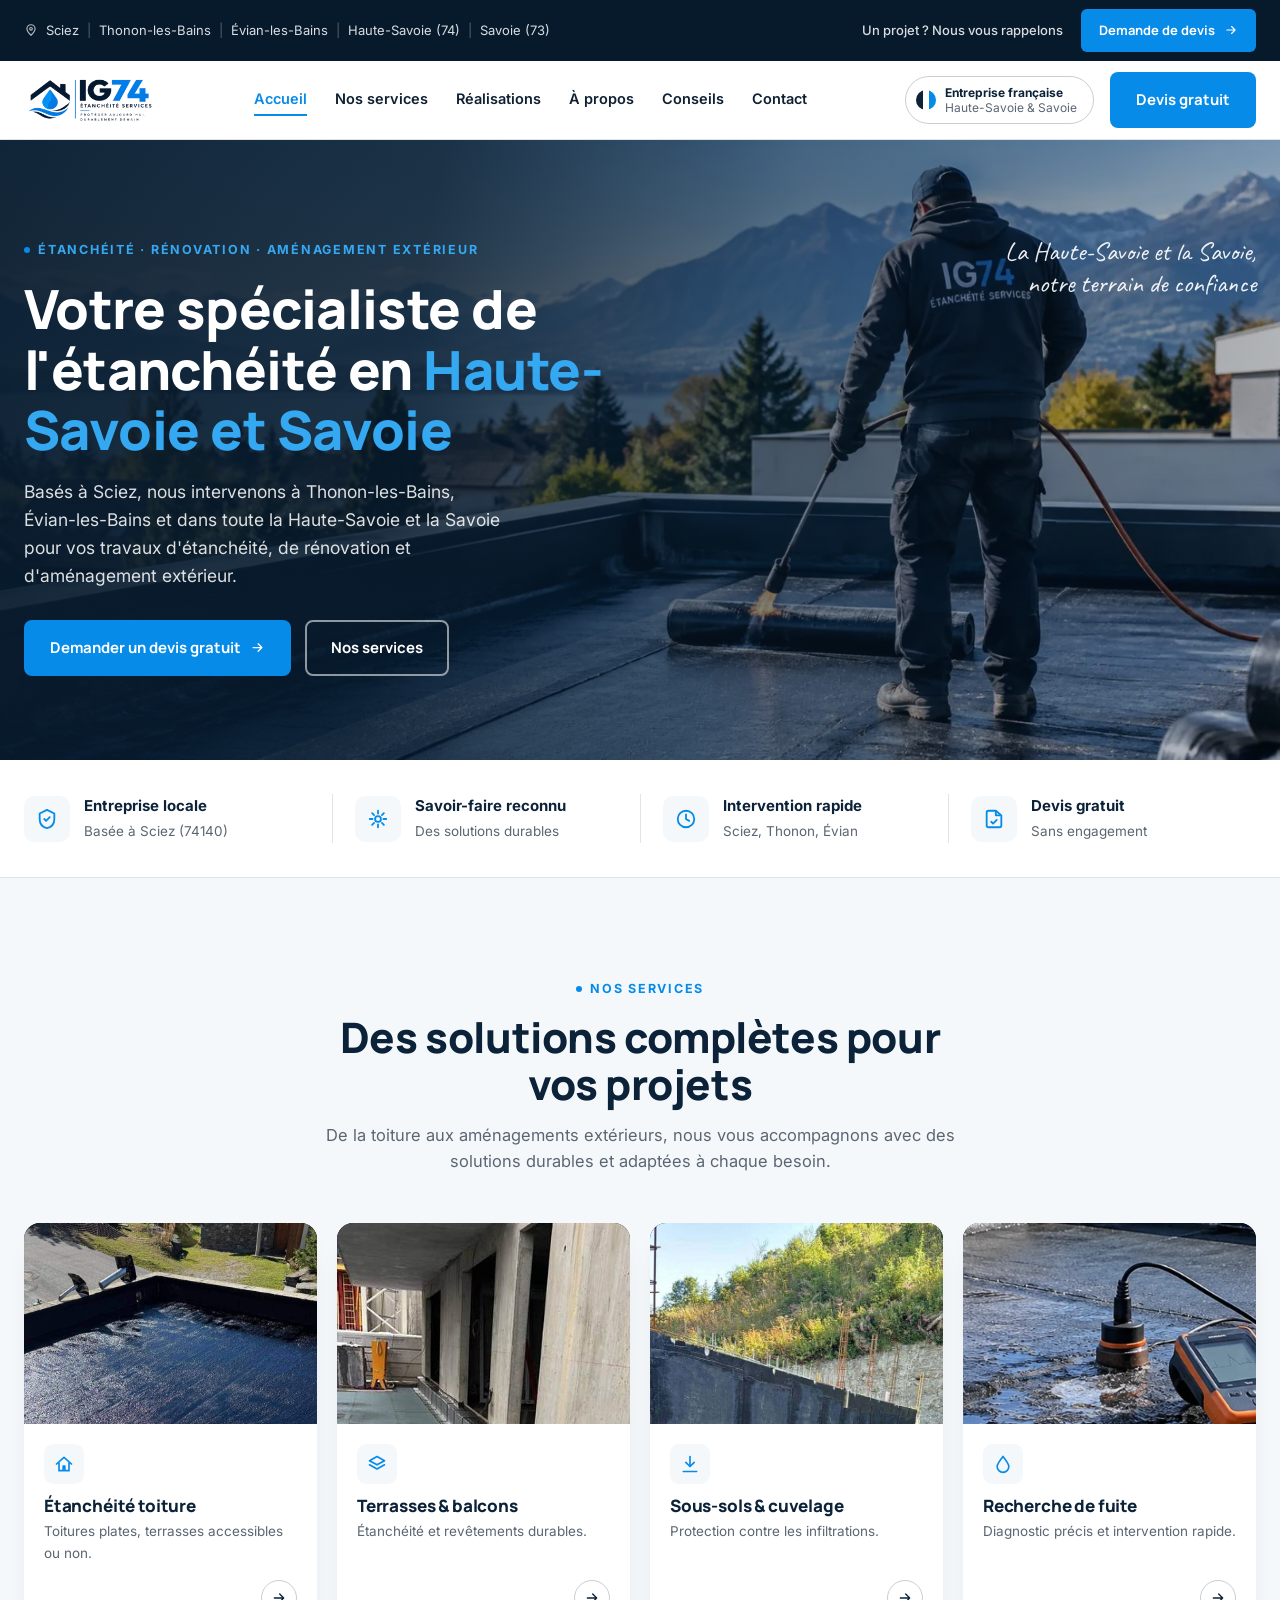
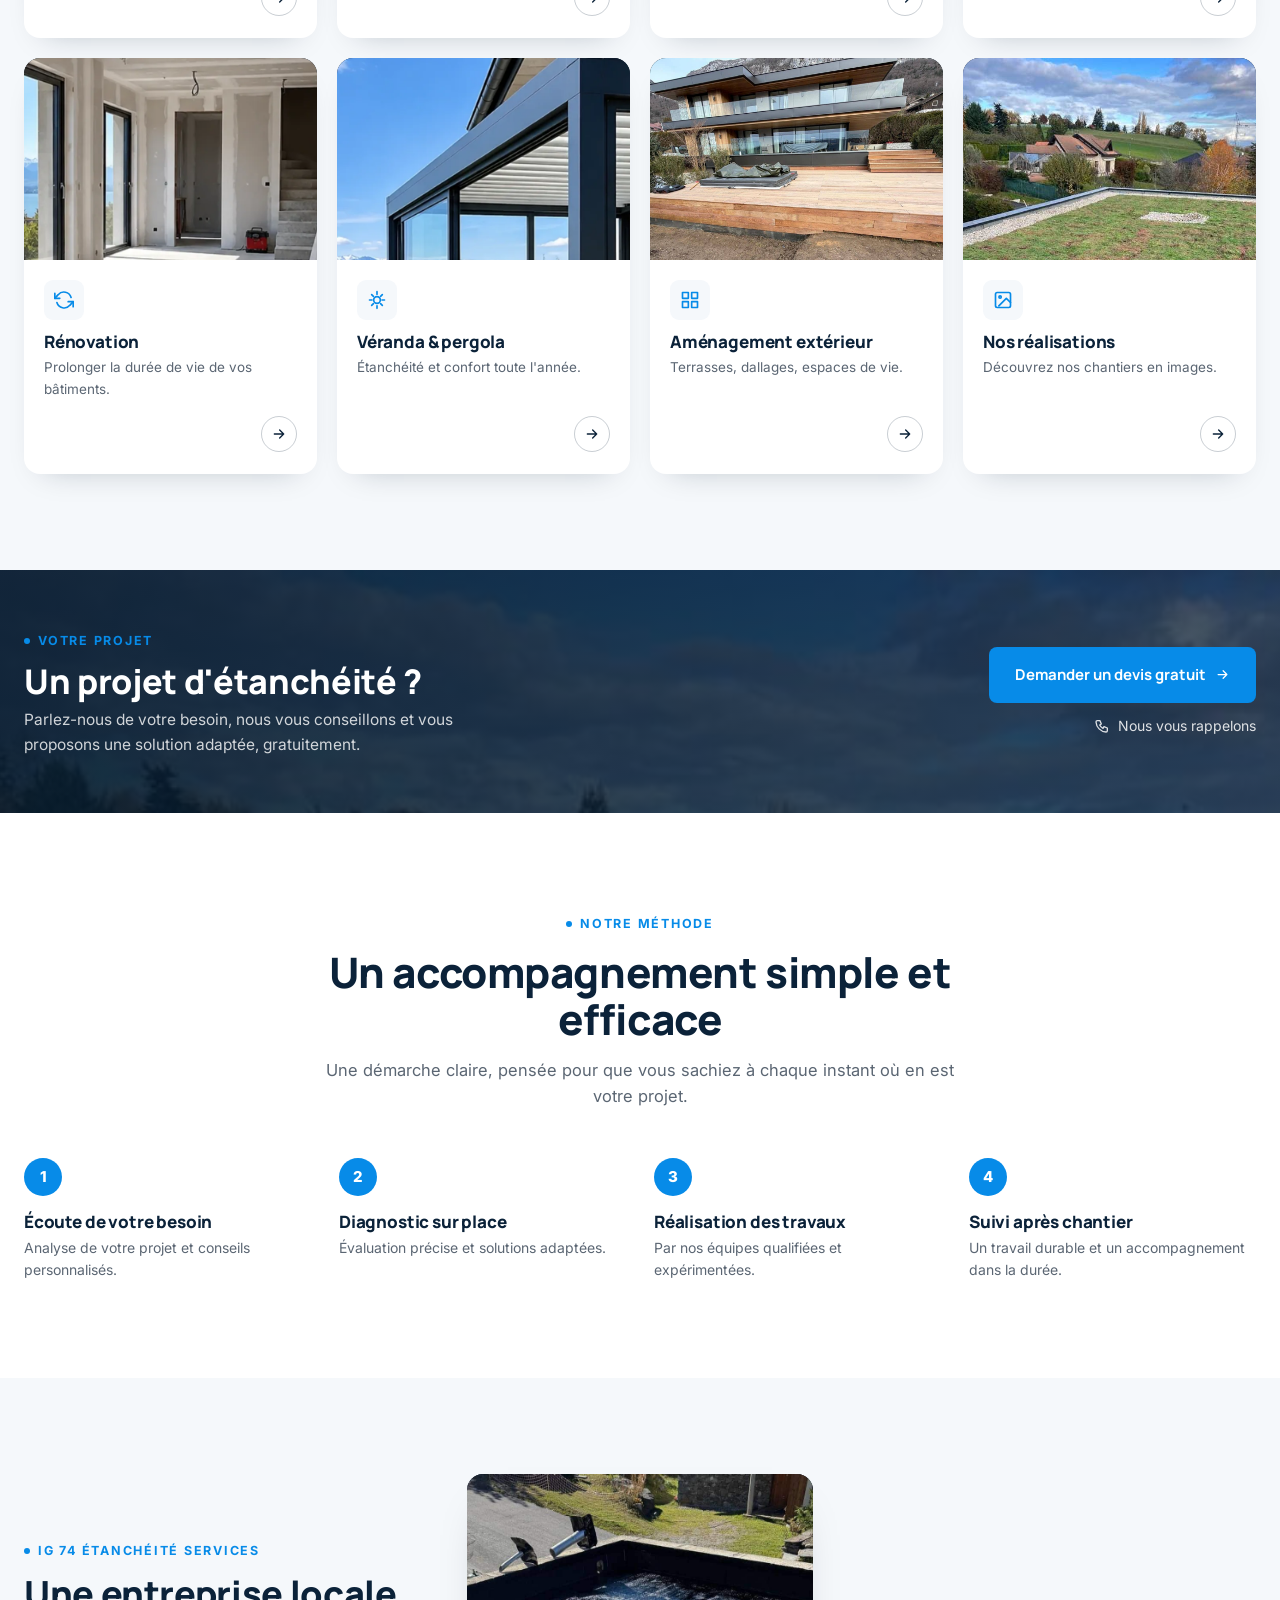
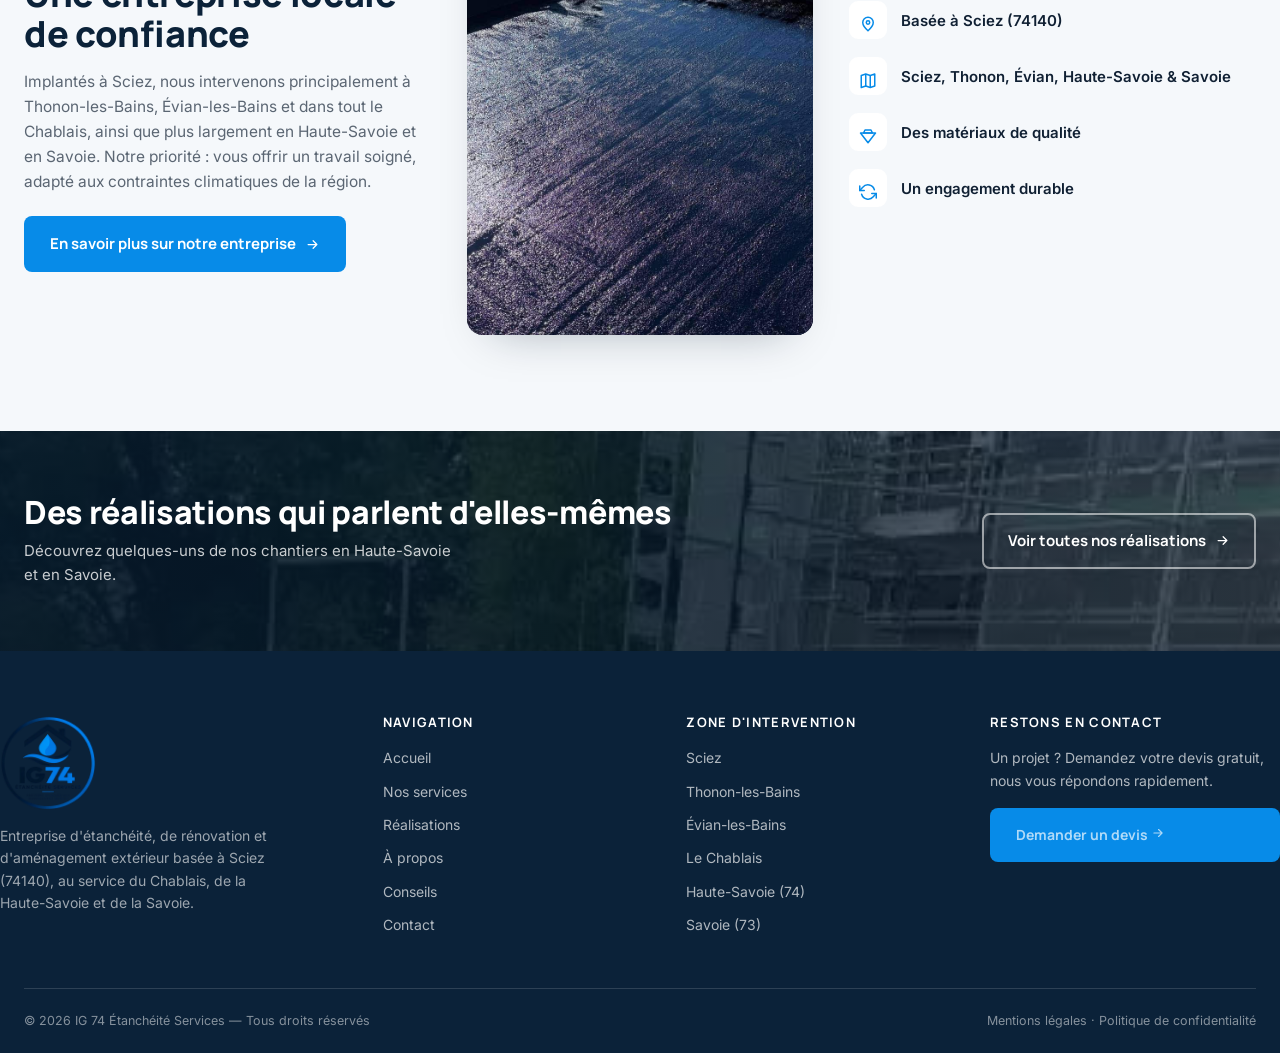
<file: index.html>
<!DOCTYPE html>
<html lang="fr">
<head>
<meta charset="UTF-8">
<meta name="viewport" content="width=device-width, initial-scale=1">
<title>Étanchéité à Sciez, Haute-Savoie &amp; Savoie | IG 74</title>
<meta name="description" content="Étanchéité toiture, terrasse et sous-sol à Sciez, en Haute-Savoie et en Savoie. Diagnostic et devis gratuits avec IG 74.">
<meta name="robots" content="index, follow">
<link rel="icon" type="image/png" href="assets/images/favicon-ig74.png">
<!-- Domaine définitif non fourni : à remplacer avant mise en ligne -->
<link rel="canonical" href="https://DOMAINE-A-DEFINIR.exemple/">
<meta name="geo.region" content="FR-74">
<meta name="geo.placename" content="Sciez">
<meta property="og:type" content="website">
<meta property="og:locale" content="fr_FR">
<meta property="og:title" content="Étanchéité à Sciez, Haute-Savoie &amp; Savoie | IG 74">
<meta property="og:description" content="Étanchéité toiture, terrasse et sous-sol à Sciez, en Haute-Savoie et en Savoie. Diagnostic et devis gratuits avec IG 74.">
<meta property="og:image" content="https://DOMAINE-A-DEFINIR.exemple/media/realisations/realisation-terrasse-bois-sur-mesure.jpg">
<meta property="og:url" content="https://DOMAINE-A-DEFINIR.exemple/">
<meta property="og:site_name" content="IG 74 Étanchéité Services">
<meta name="twitter:card" content="summary_large_image">
<link rel="preconnect" href="https://fonts.googleapis.com">
<link rel="preconnect" href="https://fonts.gstatic.com" crossorigin>
<link href="https://fonts.googleapis.com/css2?family=Manrope:wght@700;800;900&family=Inter:wght@400;500;600;700&family=Caveat:wght@600&display=swap" rel="stylesheet">
<link rel="stylesheet" href="assets/css/base.css">
<link rel="stylesheet" href="assets/css/home.css">
<script type="application/ld+json">
{
  "@context": "https://schema.org",
  "@type": ["GeneralContractor", "RoofingContractor"],
  "@id": "https://DOMAINE-A-DEFINIR.exemple/#business",
  "name": "IG 74 Étanchéité Services",
  "description": "Entreprise d'étanchéité, de rénovation et d'aménagement extérieur basée à Sciez, intervenant à Sciez, Thonon-les-Bains, Évian-les-Bains, dans le Chablais, et plus largement en Haute-Savoie et en Savoie.",
  "url": "https://DOMAINE-A-DEFINIR.exemple/",
  "taxID": "890 019 482",
  "address": {
    "@type": "PostalAddress",
    "streetAddress": "267 Chemin des Voies",
    "postalCode": "74140",
    "addressLocality": "Sciez",
    "addressRegion": "Haute-Savoie",
    "addressCountry": "FR"
  },
  "areaServed": [
    {"@type": "City", "name": "Sciez"},
    {"@type": "City", "name": "Thonon-les-Bains"},
    {"@type": "City", "name": "Évian-les-Bains"},
    {"@type": "AdministrativeArea", "name": "Le Chablais"},
    {"@type": "AdministrativeArea", "name": "Haute-Savoie"},
    {"@type": "AdministrativeArea", "name": "Savoie"}
  ]
}
</script>
<script type="application/ld+json">
{
  "@context": "https://schema.org",
  "@type": "FAQPage",
  "mainEntity": [
    {
      "@type": "Question",
      "name": "Le diagnostic et le devis sont-ils gratuits ?",
      "acceptedAnswer": {"@type": "Answer", "text": "Oui, le diagnostic et le devis IG 74 Étanchéité Services sont gratuits et sans engagement."}
    },
    {
      "@type": "Question",
      "name": "Dans quelles zones intervenez-vous ?",
      "acceptedAnswer": {"@type": "Answer", "text": "Nous intervenons à Sciez, Thonon-les-Bains, Évian-les-Bains et dans les environs du Chablais, ainsi que plus largement en Haute-Savoie et en Savoie."}
    },
    {
      "@type": "Question",
      "name": "Quels travaux réalisez-vous en dehors de l'étanchéité ?",
      "acceptedAnswer": {"@type": "Answer", "text": "Nous réalisons aussi la rénovation, l'aménagement extérieur, ainsi que la pose de vérandas et de pergolas."}
    }
  ]
}
</script>
</head>
<body>

<div class="topbar">
  <div class="wrap">
    <div class="topbar-zones">
      <svg width="14" height="14" viewBox="0 0 24 24" fill="none" aria-hidden="true"><path d="M12 21s7-6.2 7-11a7 7 0 10-14 0c0 4.8 7 11 7 11z" stroke="currentColor" stroke-width="2"/><circle cx="12" cy="10" r="2.3" stroke="currentColor" stroke-width="2"/></svg>
      <span>Sciez</span><span class="sep">|</span><span>Thonon-les-Bains</span><span class="sep">|</span><span>Évian-les-Bains</span><span class="sep">|</span><span>Haute-Savoie (74)</span><span class="sep">|</span><span>Savoie (73)</span>
    </div>
    <div class="topbar-right">
      <a class="callback" href="contact.html" data-track="callback_click">Un projet ? Nous vous rappelons</a>
      <a class="btn btn-primary" href="contact.html" data-track="quote_click">Demande de devis <svg width="14" height="14" viewBox="0 0 24 24" fill="none"><path d="M5 12h14M13 6l6 6-6 6" stroke="currentColor" stroke-width="2" stroke-linecap="round" stroke-linejoin="round"/></svg></a>
    </div>
  </div>
</div>

<header id="top">
  <div class="wrap nav" id="nav">
    <a class="logo" href="index.html" aria-label="IG 74 Étanchéité Services — Accueil">
      <img src="assets/images/logo-ig74-header.webp" alt="IG 74 Étanchéité Services" width="480" height="160">
    </a>
    <nav class="navlinks">
      <a href="index.html" class="active">Accueil</a>
      <a href="index.html#services">Nos services</a>
      <a href="realisations.html">Réalisations</a>
      <a href="index.html#entreprise">À propos</a>
      <a href="index.html#methode">Conseils</a>
      <a href="contact.html">Contact</a>
    </nav>
    <div class="nav-cta">
      <div class="nav-badge">
        <span class="flag" aria-hidden="true"><i></i><i></i><i></i></span>
        <span class="nb-text"><b>Entreprise française</b><i>Haute-Savoie &amp; Savoie</i></span>
      </div>
      <a class="btn btn-primary" href="contact.html" data-track="quote_click">Devis gratuit</a>
      <button class="burger" id="burger" aria-label="Menu"><span></span><span></span><span></span></button>
    </div>
  </div>
</header>

<section class="hero">
  <div class="hero-bg" aria-hidden="true">
    <img src="media/hero/hero-etancheite-ig74.webp" alt="" fetchpriority="high" decoding="async">
  </div>
  <div class="wrap hero-inner">
    <div class="hero-copy reveal">
      <span class="eyebrow"><span class="dot"></span>Étanchéité · Rénovation · Aménagement extérieur</span>
      <h1>Votre spécialiste de l&#x27;étanchéité en <span class="accent">Haute-Savoie et Savoie</span></h1>
      <p class="lead">Basés à Sciez, nous intervenons à Thonon-les-Bains, Évian-les-Bains et dans toute la Haute-Savoie et la Savoie pour vos travaux d&#x27;étanchéité, de rénovation et d&#x27;aménagement extérieur.</p>
      <div class="hero-cta">
        <a class="btn btn-primary" href="contact.html" data-track="quote_click">Demander un devis gratuit <svg width="15" height="15" viewBox="0 0 24 24" fill="none"><path d="M5 12h14M13 6l6 6-6 6" stroke="currentColor" stroke-width="2" stroke-linecap="round" stroke-linejoin="round"/></svg></a>
        <a class="btn btn-ghost-white" href="#services">Nos services</a>
      </div>
    </div>
    <p class="hero-script reveal">La Haute-Savoie et la Savoie, notre terrain de confiance</p>
  </div>
</section>

<section class="advantages">
  <div class="wrap">
    <div class="adv-item reveal">
      <span class="ico"><svg width="22" height="22" viewBox="0 0 24 24" fill="none"><path d="M12 2l8 4v6c0 5.5-3.5 9-8 10-4.5-1-8-4.5-8-10V6l8-4z" stroke="currentColor" stroke-width="2" stroke-linejoin="round"/><path d="M9 12l2 2 4-4" stroke="currentColor" stroke-width="2" stroke-linecap="round" stroke-linejoin="round"/></svg></span>
      <div><b>Entreprise locale</b><span>Basée à Sciez (74140)</span></div>
    </div>
    <div class="adv-item reveal">
      <span class="ico"><svg width="22" height="22" viewBox="0 0 24 24" fill="none" stroke="currentColor" stroke-width="2" stroke-linecap="round"><circle cx="12" cy="12" r="3.2"/><path d="M12 3v3M12 18v3M3 12h3M18 12h3M5.6 5.6l2.1 2.1M16.3 16.3l2.1 2.1M18.4 5.6l-2.1 2.1M7.7 16.3l-2.1 2.1"/></svg></span>
      <div><b>Savoir-faire reconnu</b><span>Des solutions durables</span></div>
    </div>
    <div class="adv-item reveal">
      <span class="ico"><svg width="22" height="22" viewBox="0 0 24 24" fill="none"><circle cx="12" cy="12" r="9" stroke="currentColor" stroke-width="2"/><path d="M12 7v5l3.5 2" stroke="currentColor" stroke-width="2" stroke-linecap="round" stroke-linejoin="round"/></svg></span>
      <div><b>Intervention rapide</b><span>Sciez, Thonon, Évian</span></div>
    </div>
    <div class="adv-item reveal">
      <span class="ico"><svg width="22" height="22" viewBox="0 0 24 24" fill="none"><path d="M14 3H6a2 2 0 00-2 2v14a2 2 0 002 2h12a2 2 0 002-2V8l-6-5z" stroke="currentColor" stroke-width="2" stroke-linejoin="round"/><path d="M14 3v5h5" stroke="currentColor" stroke-width="2" stroke-linejoin="round"/><path d="M9 15l2 2 4-4" stroke="currentColor" stroke-width="2" stroke-linecap="round" stroke-linejoin="round"/></svg></span>
      <div><b>Devis gratuit</b><span>Sans engagement</span></div>
    </div>
  </div>
</section>

<section class="block services" id="services">
  <div class="wrap">
    <div class="head reveal">
      <span class="eyebrow"><span class="dot"></span>Nos services</span>
      <h2>Des solutions complètes pour vos projets</h2>
      <p>De la toiture aux aménagements extérieurs, nous vous accompagnons avec des solutions durables et adaptées à chaque besoin.</p>
    </div>
    <div class="svc-grid">

      <a class="svc-card reveal" href="etancheite-toiture.html" data-track="service_click" data-service="etancheite-toiture">
        <div class="svc-photo"><img src="media/realisations/realisation-toiture-plate-etancheifiee.jpg" alt="Étanchéité de toiture plate — réalisation" loading="lazy" decoding="async"></div>
        <div class="svc-body">
          <span class="ico"><svg width="20" height="20" viewBox="0 0 24 24" fill="none"><path d="M3 12l9-8 9 8M6 10.3V20h5v-5.5h2V20h5V10.3" stroke="currentColor" stroke-width="2" stroke-linecap="round" stroke-linejoin="round"/></svg></span>
          <h3>Étanchéité toiture</h3>
          <p>Toitures plates, terrasses accessibles ou non.</p>
          <span class="svc-arrow"><svg width="16" height="16" viewBox="0 0 24 24" fill="none"><path d="M5 12h14M13 6l6 6-6 6" stroke="currentColor" stroke-width="2" stroke-linecap="round" stroke-linejoin="round"/></svg></span>
        </div>
      </a>

      <a class="svc-card reveal" href="etancheite-terrasse.html" data-track="service_click" data-service="etancheite-terrasse">
        <div class="svc-photo"><img src="media/realisations/realisation-etancheite-toiture-terrasse-web.jpg" alt="Étanchéité de terrasse — réalisation" loading="lazy" decoding="async"></div>
        <div class="svc-body">
          <span class="ico"><svg width="20" height="20" viewBox="0 0 24 24" fill="none"><path d="M12 3l9 5-9 5-9-5 9-5z" stroke="currentColor" stroke-width="2" stroke-linejoin="round"/><path d="M3 13l9 5 9-5" stroke="currentColor" stroke-width="2" stroke-linecap="round" stroke-linejoin="round"/></svg></span>
          <h3>Terrasses &amp; balcons</h3>
          <p>Étanchéité et revêtements durables.</p>
          <span class="svc-arrow"><svg width="16" height="16" viewBox="0 0 24 24" fill="none"><path d="M5 12h14M13 6l6 6-6 6" stroke="currentColor" stroke-width="2" stroke-linecap="round" stroke-linejoin="round"/></svg></span>
        </div>
      </a>

      <a class="svc-card reveal" href="etancheite-sous-sol.html" data-track="service_click" data-service="etancheite-sous-sol">
        <div class="svc-photo"><img src="media/realisations/realisation-etancheite-fondation.jpg" alt="Étanchéité de fondation — réalisation" loading="lazy" decoding="async"></div>
        <div class="svc-body">
          <span class="ico"><svg width="20" height="20" viewBox="0 0 24 24" fill="none" stroke="currentColor" stroke-width="2" stroke-linecap="round" stroke-linejoin="round"><path d="M12 3v11"/><path d="M7 10l5 5 5-5"/><path d="M4 21h16"/></svg></span>
          <h3>Sous-sols &amp; cuvelage</h3>
          <p>Protection contre les infiltrations.</p>
          <span class="svc-arrow"><svg width="16" height="16" viewBox="0 0 24 24" fill="none"><path d="M5 12h14M13 6l6 6-6 6" stroke="currentColor" stroke-width="2" stroke-linecap="round" stroke-linejoin="round"/></svg></span>
        </div>
      </a>

      <a class="svc-card reveal" href="recherche-de-fuite.html" data-track="service_click" data-service="recherche-de-fuite">
        <div class="svc-photo"><img src="media/services/recherche-de-fuite.webp" alt="Recherche et diagnostic de fuite sur toiture-terrasse" loading="lazy" decoding="async"></div>
        <div class="svc-body">
          <span class="ico"><svg width="20" height="20" viewBox="0 0 24 24" fill="none"><path d="M12 3c-4 5-7 9-7 12a7 7 0 0014 0c0-3-3-7-7-12z" stroke="currentColor" stroke-width="2" stroke-linejoin="round"/></svg></span>
          <h3>Recherche de fuite</h3>
          <p>Diagnostic précis et intervention rapide.</p>
          <span class="svc-arrow"><svg width="16" height="16" viewBox="0 0 24 24" fill="none"><path d="M5 12h14M13 6l6 6-6 6" stroke="currentColor" stroke-width="2" stroke-linecap="round" stroke-linejoin="round"/></svg></span>
        </div>
      </a>

      <a class="svc-card reveal" href="renovation-entreprise-generale.html" data-track="service_click" data-service="renovation-entreprise-generale">
        <div class="svc-photo"><img src="media/services/renovation.webp" alt="Travaux de rénovation intérieure par IG 74" loading="lazy" decoding="async"></div>
        <div class="svc-body">
          <span class="ico"><svg width="20" height="20" viewBox="0 0 24 24" fill="none" stroke="currentColor" stroke-width="2" stroke-linecap="round" stroke-linejoin="round"><path d="M1 4v6h6"/><path d="M23 20v-6h-6"/><path d="M20.5 9A9 9 0 005 5.6L1 10"/><path d="M3.5 15A9 9 0 0019 18.4L23 14"/></svg></span>
          <h3>Rénovation</h3>
          <p>Prolonger la durée de vie de vos bâtiments.</p>
          <span class="svc-arrow"><svg width="16" height="16" viewBox="0 0 24 24" fill="none"><path d="M5 12h14M13 6l6 6-6 6" stroke="currentColor" stroke-width="2" stroke-linecap="round" stroke-linejoin="round"/></svg></span>
        </div>
      </a>

      <a class="svc-card reveal" href="veranda-pergola.html" data-track="service_click" data-service="veranda-pergola">
        <div class="svc-photo"><img src="media/services/veranda-pergola.webp" alt="Véranda et pergola moderne" loading="lazy" decoding="async"></div>
        <div class="svc-body">
          <span class="ico"><svg width="20" height="20" viewBox="0 0 24 24" fill="none" stroke="currentColor" stroke-width="2" stroke-linecap="round"><circle cx="12" cy="12" r="4"/><path d="M12 2v3M12 19v3M3 12h3M18 12h3M5.6 5.6l2.1 2.1M16.3 16.3l2.1 2.1M18.4 5.6l-2.1 2.1M7.7 16.3l-2.1 2.1"/></svg></span>
          <h3>Véranda &amp; pergola</h3>
          <p>Étanchéité et confort toute l&#x27;année.</p>
          <span class="svc-arrow"><svg width="16" height="16" viewBox="0 0 24 24" fill="none"><path d="M5 12h14M13 6l6 6-6 6" stroke="currentColor" stroke-width="2" stroke-linecap="round" stroke-linejoin="round"/></svg></span>
        </div>
      </a>

      <a class="svc-card reveal" href="amenagement-exterieur.html" data-track="service_click" data-service="amenagement-exterieur">
        <div class="svc-photo"><img src="media/realisations/realisation-terrasse-bois.jpg" alt="Terrasse en bois — réalisation" loading="lazy" decoding="async"></div>
        <div class="svc-body">
          <span class="ico"><svg width="20" height="20" viewBox="0 0 24 24" fill="none" stroke="currentColor" stroke-width="2" stroke-linejoin="round"><rect x="3" y="3" width="7" height="7"/><rect x="14" y="3" width="7" height="7"/><rect x="3" y="14" width="7" height="7"/><rect x="14" y="14" width="7" height="7"/></svg></span>
          <h3>Aménagement extérieur</h3>
          <p>Terrasses, dallages, espaces de vie.</p>
          <span class="svc-arrow"><svg width="16" height="16" viewBox="0 0 24 24" fill="none"><path d="M5 12h14M13 6l6 6-6 6" stroke="currentColor" stroke-width="2" stroke-linecap="round" stroke-linejoin="round"/></svg></span>
        </div>
      </a>

      <a class="svc-card reveal" href="realisations.html" data-track="service_click" data-service="realisations">
        <div class="svc-photo"><img src="media/realisations/realisation-toiture-vegetalisee-web.jpg" alt="Nos réalisations" loading="lazy" decoding="async"></div>
        <div class="svc-body">
          <span class="ico"><svg width="20" height="20" viewBox="0 0 24 24" fill="none" stroke="currentColor" stroke-width="2" stroke-linejoin="round"><rect x="3" y="3" width="18" height="18" rx="2"/><circle cx="8.5" cy="8.5" r="1.4"/><path d="M21 15l-5-5-9 9" stroke-linecap="round"/></svg></span>
          <h3>Nos réalisations</h3>
          <p>Découvrez nos chantiers en images.</p>
          <span class="svc-arrow"><svg width="16" height="16" viewBox="0 0 24 24" fill="none"><path d="M5 12h14M13 6l6 6-6 6" stroke="currentColor" stroke-width="2" stroke-linecap="round" stroke-linejoin="round"/></svg></span>
        </div>
      </a>

    </div>
  </div>
</section>

<section class="ctaband-photo">
  <div class="bg" aria-hidden="true"><img src="media/realisations/realisation-toiture-vegetalisee-web.jpg" alt=""></div>
  <div class="wrap reveal">
    <div>
      <span class="eyebrow"><span class="dot"></span>Votre projet</span>
      <h2>Un projet d&#x27;étanchéité ?</h2>
      <p>Parlez-nous de votre besoin, nous vous conseillons et vous proposons une solution adaptée, gratuitement.</p>
    </div>
    <div class="cb-actions">
      <a class="btn btn-primary" href="contact.html" data-track="quote_click">Demander un devis gratuit <svg width="15" height="15" viewBox="0 0 24 24" fill="none"><path d="M5 12h14M13 6l6 6-6 6" stroke="currentColor" stroke-width="2" stroke-linecap="round" stroke-linejoin="round"/></svg></a>
      <a class="callback" href="contact.html" data-track="callback_click"><svg width="16" height="16" viewBox="0 0 24 24" fill="none"><path d="M5 4h4l2 5-2.5 1.5a11 11 0 005 5L15 13l5 2v4a2 2 0 01-2 2A16 16 0 013 6a2 2 0 012-2z" stroke="currentColor" stroke-width="2" stroke-linejoin="round"/></svg> Nous vous rappelons</a>
    </div>
  </div>
</section>

<section class="block process" id="methode">
  <div class="wrap">
    <div class="head reveal">
      <span class="eyebrow"><span class="dot"></span>Notre méthode</span>
      <h2>Un accompagnement simple et efficace</h2>
      <p>Une démarche claire, pensée pour que vous sachiez à chaque instant où en est votre projet.</p>
    </div>
    <div class="steps">
      <div class="step reveal"><div class="num">1</div><h4>Écoute de votre besoin</h4><p>Analyse de votre projet et conseils personnalisés.</p></div>
      <div class="step reveal"><div class="num">2</div><h4>Diagnostic sur place</h4><p>Évaluation précise et solutions adaptées.</p></div>
      <div class="step reveal"><div class="num">3</div><h4>Réalisation des travaux</h4><p>Par nos équipes qualifiées et expérimentées.</p></div>
      <div class="step reveal"><div class="num">4</div><h4>Suivi après chantier</h4><p>Un travail durable et un accompagnement dans la durée.</p></div>
    </div>
  </div>
</section>

<section class="block local" id="entreprise">
  <div class="wrap local-grid">
    <div class="local-copy reveal">
      <span class="eyebrow"><span class="dot"></span>IG 74 Étanchéité Services</span>
      <h2>Une entreprise locale de confiance</h2>
      <p>Implantés à Sciez, nous intervenons principalement à Thonon-les-Bains, Évian-les-Bains et dans tout le Chablais, ainsi que plus largement en Haute-Savoie et en Savoie. Notre priorité : vous offrir un travail soigné, adapté aux contraintes climatiques de la région.</p>
      <a class="btn btn-primary" href="contact.html" data-track="quote_click">En savoir plus sur notre entreprise <svg width="15" height="15" viewBox="0 0 24 24" fill="none"><path d="M5 12h14M13 6l6 6-6 6" stroke="currentColor" stroke-width="2" stroke-linecap="round" stroke-linejoin="round"/></svg></a>
    </div>
    <div class="local-media reveal">
      <img src="media/realisations/realisation-toiture-plate-etancheifiee.jpg" alt="Chantier d'étanchéité IG 74 Étanchéité Services" loading="lazy" decoding="async">
    </div>
    <div class="local-points reveal">
      <div class="local-point">
        <span class="ico"><svg width="18" height="18" viewBox="0 0 24 24" fill="none"><path d="M12 21s7-6.2 7-11a7 7 0 10-14 0c0 4.8 7 11 7 11z" stroke="currentColor" stroke-width="2"/><circle cx="12" cy="10" r="2.3" stroke="currentColor" stroke-width="2"/></svg></span>
        <span>Basée à Sciez (74140)</span>
      </div>
      <div class="local-point">
        <span class="ico"><svg width="18" height="18" viewBox="0 0 24 24" fill="none"><path d="M9 20l-6 2V6l6-2 6 2 6-2v16l-6 2-6-2z" stroke="currentColor" stroke-width="2" stroke-linejoin="round"/><path d="M9 4v16M15 6v16" stroke="currentColor" stroke-width="2"/></svg></span>
        <span>Sciez, Thonon, Évian, Haute-Savoie &amp; Savoie</span>
      </div>
      <div class="local-point">
        <span class="ico"><svg width="18" height="18" viewBox="0 0 24 24" fill="none"><path d="M6 8h12l-2-4H8L6 8z" stroke="currentColor" stroke-width="2" stroke-linejoin="round"/><path d="M2 8h20l-10 13L2 8z" stroke="currentColor" stroke-width="2" stroke-linejoin="round"/></svg></span>
        <span>Des matériaux de qualité</span>
      </div>
      <div class="local-point">
        <span class="ico"><svg width="18" height="18" viewBox="0 0 24 24" fill="none" stroke="currentColor" stroke-width="2" stroke-linecap="round" stroke-linejoin="round"><path d="M1 4v6h6"/><path d="M23 20v-6h-6"/><path d="M20.5 9A9 9 0 005 5.6L1 10"/><path d="M3.5 15A9 9 0 0019 18.4L23 14"/></svg></span>
        <span>Un engagement durable</span>
      </div>
    </div>
  </div>
</section>

<section class="real-band">
  <div class="bg" aria-hidden="true"><img src="media/realisations/realisation-sur-le-chantier-poster.jpg" alt=""></div>
  <div class="wrap reveal">
    <div>
      <h2>Des réalisations qui parlent d&#x27;elles-mêmes</h2>
      <p>Découvrez quelques-uns de nos chantiers en Haute-Savoie et en Savoie.</p>
    </div>
    <a class="btn btn-ghost-white" href="realisations.html">Voir toutes nos réalisations <svg width="15" height="15" viewBox="0 0 24 24" fill="none"><path d="M5 12h14M13 6l6 6-6 6" stroke="currentColor" stroke-width="2" stroke-linecap="round" stroke-linejoin="round"/></svg></a>
  </div>
</section>

<footer>
  <div class="wrap foot-top">
    <div class="foot-grid">
      <div class="foot-brand">
        <a class="logo" href="index.html" aria-label="IG 74 Étanchéité Services">
          <img src="assets/images/logo-ig74-footer.webp" alt="IG 74 Étanchéité Services" width="400" height="400">
        </a>
        <p>Entreprise d&#x27;étanchéité, de rénovation et d&#x27;aménagement extérieur basée à Sciez (74140), au service du Chablais, de la Haute-Savoie et de la Savoie.</p>
      </div>
      <div class="foot-col">
        <h4>Navigation</h4>
        <a href="index.html">Accueil</a>
        <a href="index.html#services">Nos services</a>
        <a href="realisations.html">Réalisations</a>
        <a href="index.html#entreprise">À propos</a>
        <a href="index.html#methode">Conseils</a>
        <a href="contact.html">Contact</a>
      </div>
      <div class="foot-col">
        <h4>Zone d&#x27;intervention</h4>
        <div>Sciez</div>
        <div>Thonon-les-Bains</div>
        <div>Évian-les-Bains</div>
        <div>Le Chablais</div>
        <div>Haute-Savoie (74)</div>
        <div>Savoie (73)</div>
      </div>
      <div class="foot-col">
        <h4>Restons en contact</h4>
        <p>Un projet ? Demandez votre devis gratuit, nous vous répondons rapidement.</p>
        <a class="btn btn-primary" href="contact.html" data-track="quote_click">Demander un devis <svg width="14" height="14" viewBox="0 0 24 24" fill="none"><path d="M5 12h14M13 6l6 6-6 6" stroke="currentColor" stroke-width="2" stroke-linecap="round" stroke-linejoin="round"/></svg></a>
      </div>
    </div>
  </div>
  <div class="wrap">
    <div class="foot-bottom">
      <span>© <span data-ig74="year"></span> IG 74 Étanchéité Services — Tous droits réservés</span>
      <span><a href="mentions-legales.html">Mentions légales</a> · <a href="politique-de-confidentialite.html">Politique de confidentialité</a></span>
    </div>
  </div>
</footer>

<div class="mobile-cta-bar" role="navigation" aria-label="Actions rapides">
  <a href="contact.html" data-track="quote_click"><svg width="17" height="17" viewBox="0 0 24 24" fill="none"><path d="M4 20h16M6 20V9l6-4 6 4v11M10 20v-6h4v6" stroke="currentColor" stroke-width="2" stroke-linejoin="round"/></svg>Devis</a>
  <a href="contact.html" data-track="callback_click"><svg width="17" height="17" viewBox="0 0 24 24" fill="none"><path d="M5 4h4l2 5-2.5 1.5a11 11 0 005 5L15 13l5 2v4a2 2 0 01-2 2A16 16 0 013 6a2 2 0 012-2z" stroke="currentColor" stroke-width="2" stroke-linejoin="round"/></svg>Rappel</a>
  <a class="cta-quote" href="realisations.html"><svg width="17" height="17" viewBox="0 0 24 24" fill="none"><rect x="3" y="3" width="18" height="18" rx="2" stroke="currentColor" stroke-width="2"/><circle cx="8.5" cy="8.5" r="1.4" stroke="currentColor" stroke-width="2"/><path d="M21 15l-5-5-9 9" stroke="currentColor" stroke-width="2" stroke-linecap="round"/></svg>Réalisations</a>
</div>

<script src="assets/js/site-config.js"></script>
<script src="assets/js/tracking.js"></script>
<script src="assets/js/site.js"></script>
</body>
</html>
</file>
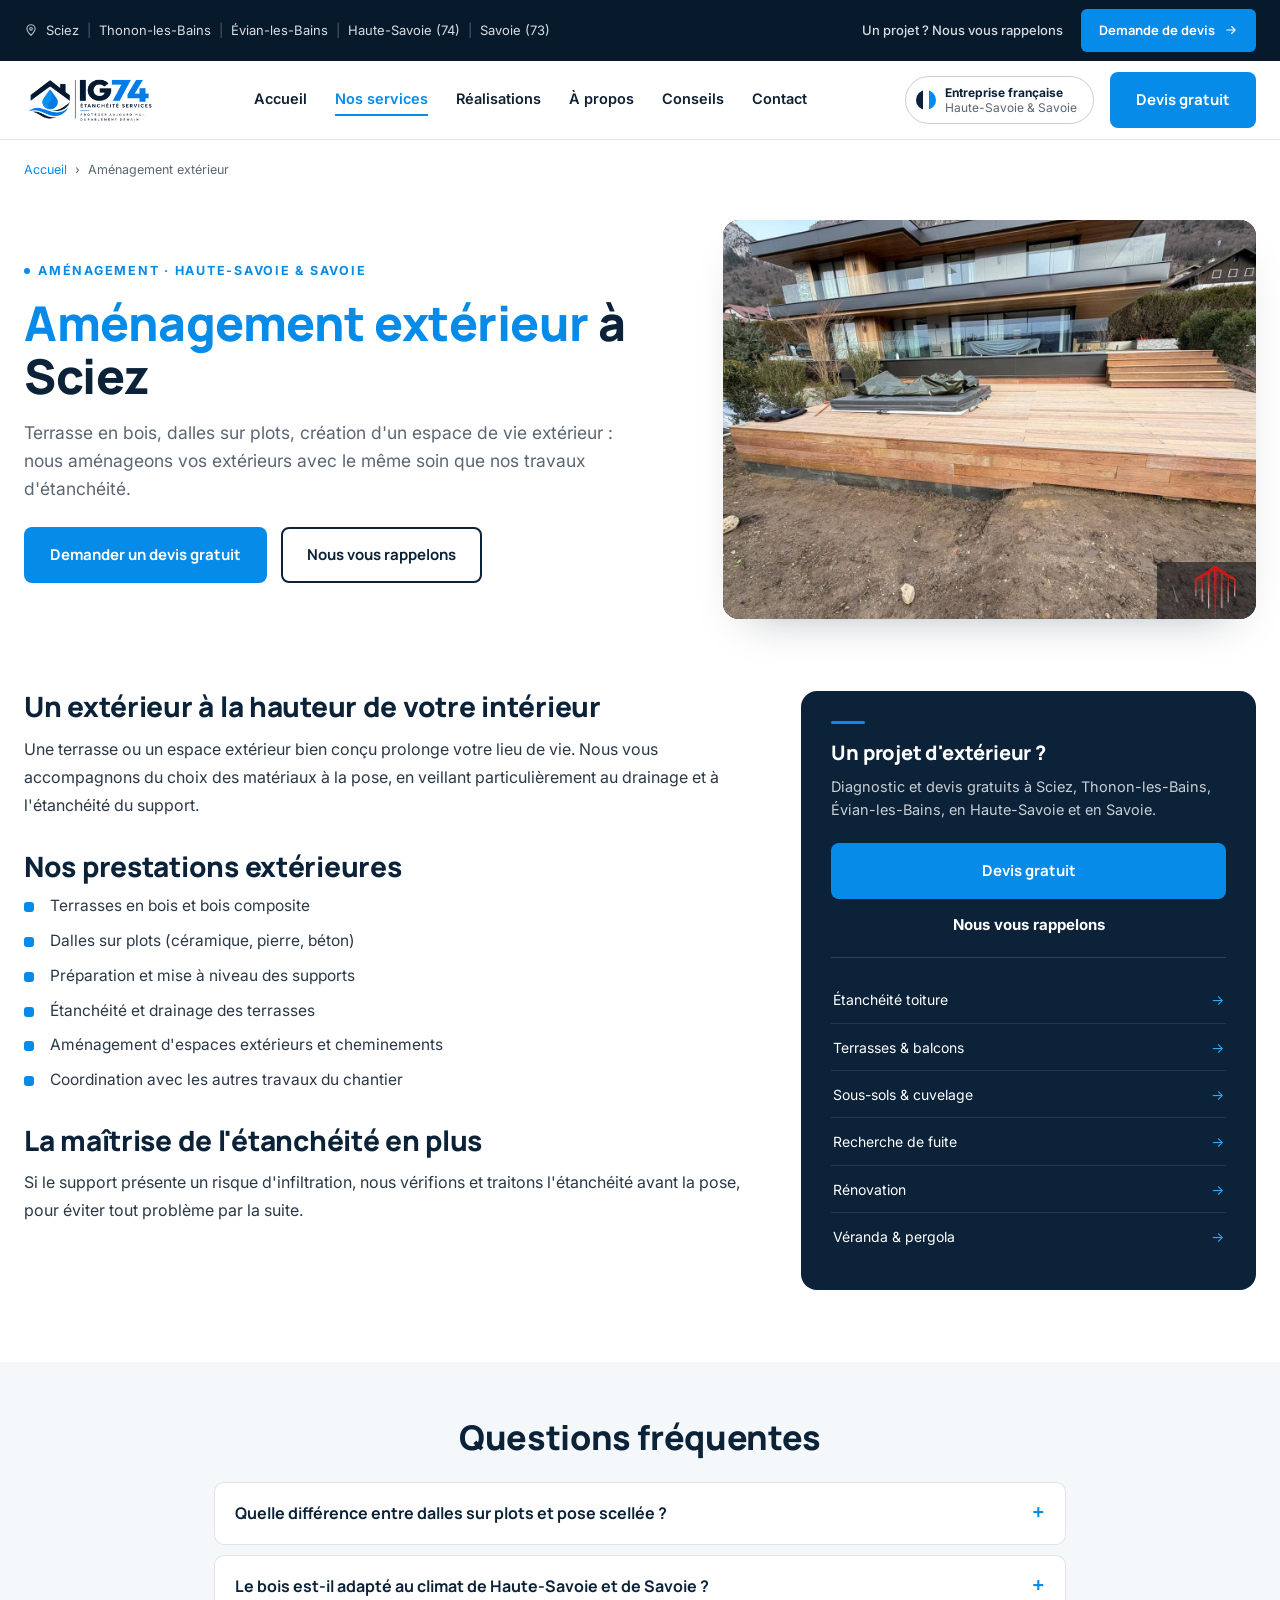
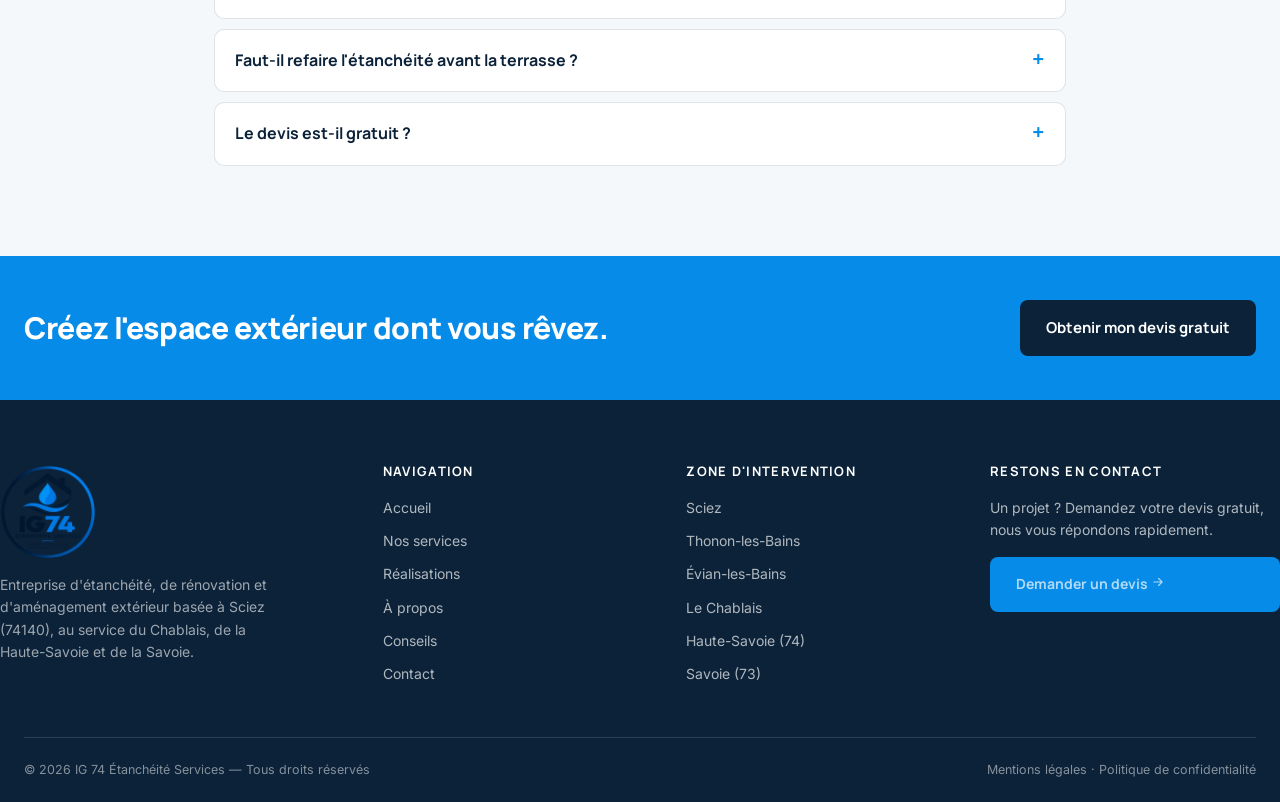
<file: amenagement-exterieur.html>
<!DOCTYPE html>
<html lang="fr">
<head>
<meta charset="UTF-8">
<meta name="viewport" content="width=device-width, initial-scale=1">
<title>Aménagement extérieur à Sciez | IG 74</title>
<meta name="description" content="Terrasse bois ou dalles sur plots à Sciez, en Haute-Savoie ou en Savoie ? IG 74 aménage vos extérieurs. Devis gratuit.">
<meta name="robots" content="index, follow">
<link rel="icon" type="image/png" href="assets/images/favicon-ig74.png">
<link rel="canonical" href="https://DOMAINE-A-DEFINIR.exemple/amenagement-exterieur.html">
<meta name="geo.region" content="FR-74">
<meta name="geo.placename" content="Sciez">
<meta property="og:type" content="website">
<meta property="og:locale" content="fr_FR">
<meta property="og:title" content="Aménagement extérieur à Sciez | IG 74">
<meta property="og:description" content="Terrasse bois ou dalles sur plots à Sciez, en Haute-Savoie ou en Savoie ? IG 74 aménage vos extérieurs. Devis gratuit.">
<meta property="og:image" content="https://DOMAINE-A-DEFINIR.exemple/media/realisations/realisation-terrasse-bois.jpg">
<meta property="og:url" content="https://DOMAINE-A-DEFINIR.exemple/amenagement-exterieur.html">
<meta property="og:site_name" content="IG 74 Étanchéité Services">
<link rel="preconnect" href="https://fonts.googleapis.com">
<link rel="preconnect" href="https://fonts.gstatic.com" crossorigin>
<link href="https://fonts.googleapis.com/css2?family=Manrope:wght@700;800;900&family=Inter:wght@400;500;600;700&display=swap" rel="stylesheet">
<link rel="stylesheet" href="assets/css/base.css">
<link rel="stylesheet" href="assets/css/service.css">
<script type="application/ld+json">
{
  "@context": "https://schema.org",
  "@type": "Service",
  "serviceType": "Aménagement extérieur",
  "provider": {"@id": "https://DOMAINE-A-DEFINIR.exemple/#business", "@type": "GeneralContractor", "name": "IG 74 Étanchéité Services"},
  "areaServed": [{"@type": "City", "name": "Sciez"}, {"@type": "City", "name": "Thonon-les-Bains"}, {"@type": "City", "name": "Évian-les-Bains"}, {"@type": "AdministrativeArea", "name": "Haute-Savoie"}, {"@type": "AdministrativeArea", "name": "Savoie"}],
  "description": "Terrasses bois et dalles sur plots à Sciez, en Haute-Savoie et en Savoie, avec la maîtrise de l&#x27;étanchéité en plus.",
  "url": "https://DOMAINE-A-DEFINIR.exemple/amenagement-exterieur.html"
}
</script>
<script type="application/ld+json">
{
  "@context": "https://schema.org",
  "@type": "BreadcrumbList",
  "itemListElement": [
    {"@type": "ListItem", "position": 1, "name": "Accueil", "item": "https://DOMAINE-A-DEFINIR.exemple/"},
    {"@type": "ListItem", "position": 2, "name": "Aménagement extérieur", "item": "https://DOMAINE-A-DEFINIR.exemple/amenagement-exterieur.html"}
  ]
}
</script>
</head>
<body>

<div class="topbar">
  <div class="wrap">
    <div class="topbar-zones">
      <svg width="14" height="14" viewBox="0 0 24 24" fill="none" aria-hidden="true"><path d="M12 21s7-6.2 7-11a7 7 0 10-14 0c0 4.8 7 11 7 11z" stroke="currentColor" stroke-width="2"/><circle cx="12" cy="10" r="2.3" stroke="currentColor" stroke-width="2"/></svg>
      <span>Sciez</span><span class="sep">|</span><span>Thonon-les-Bains</span><span class="sep">|</span><span>Évian-les-Bains</span><span class="sep">|</span><span>Haute-Savoie (74)</span><span class="sep">|</span><span>Savoie (73)</span>
    </div>
    <div class="topbar-right">
      <a class="callback" href="contact.html" data-track="callback_click">Un projet ? Nous vous rappelons</a>
      <a class="btn btn-primary" href="contact.html" data-track="quote_click">Demande de devis <svg width="14" height="14" viewBox="0 0 24 24" fill="none"><path d="M5 12h14M13 6l6 6-6 6" stroke="currentColor" stroke-width="2" stroke-linecap="round" stroke-linejoin="round"/></svg></a>
    </div>
  </div>
</div>

<header id="top">
  <div class="wrap nav" id="nav">
    <a class="logo" href="index.html" aria-label="IG 74 Étanchéité Services — Accueil">
      <img src="assets/images/logo-ig74-header.webp" alt="IG 74 Étanchéité Services" width="480" height="160">
    </a>
    <nav class="navlinks">
      <a href="index.html">Accueil</a>
      <a href="index.html#services" class="active">Nos services</a>
      <a href="realisations.html">Réalisations</a>
      <a href="index.html#entreprise">À propos</a>
      <a href="index.html#methode">Conseils</a>
      <a href="contact.html">Contact</a>
    </nav>
    <div class="nav-cta">
      <div class="nav-badge">
        <span class="flag" aria-hidden="true"><i></i><i></i><i></i></span>
        <span class="nb-text"><b>Entreprise française</b><i>Haute-Savoie &amp; Savoie</i></span>
      </div>
      <a class="btn btn-primary" href="contact.html" data-track="quote_click">Devis gratuit</a>
      <button class="burger" id="burger" aria-label="Menu"><span></span><span></span><span></span></button>
    </div>
  </div>
</header>

<div class="wrap"><nav class="crumb" aria-label="Breadcrumb"><a href="index.html">Accueil</a> &nbsp;›&nbsp; Aménagement extérieur</nav></div>

<section class="svc-hero">
  <div class="wrap svc-hero-grid">
    <div class="reveal">
      <span class="eyebrow"><span class="dot"></span>Aménagement · Haute-Savoie &amp; Savoie</span>
      <h1><span class="accent">Aménagement extérieur</span> à Sciez</h1>
      <p class="lead">Terrasse en bois, dalles sur plots, création d&#x27;un espace de vie extérieur : nous aménageons vos extérieurs avec le même soin que nos travaux d&#x27;étanchéité.</p>
      <div class="hero-cta">
        <a class="btn btn-primary" href="contact.html" data-track="quote_click">Demander un devis gratuit</a>
        <a class="btn btn-ghost" href="contact.html" data-track="callback_click">Nous vous rappelons</a>
      </div>
    </div>
    <div class="svc-media reveal">
      <img src="media/realisations/realisation-terrasse-bois.jpg" alt="Terrasse en bois — réalisation" fetchpriority="high" decoding="async">
    </div>
  </div>
</section>

<section class="block svc-content">
  <div class="wrap svc-body">
    <div class="article reveal">
      <h2>Un extérieur à la hauteur de votre intérieur</h2>
      <p>Une terrasse ou un espace extérieur bien conçu prolonge votre lieu de vie. Nous vous accompagnons du choix des matériaux à la pose, en veillant particulièrement au drainage et à l&#x27;étanchéité du support.</p>
      <h2>Nos prestations extérieures</h2>
      <ul>
        <li>Terrasses en bois et bois composite</li>
        <li>Dalles sur plots (céramique, pierre, béton)</li>
        <li>Préparation et mise à niveau des supports</li>
        <li>Étanchéité et drainage des terrasses</li>
        <li>Aménagement d&#x27;espaces extérieurs et cheminements</li>
        <li>Coordination avec les autres travaux du chantier</li>
      </ul>
      <h2>La maîtrise de l&#x27;étanchéité en plus</h2>
      <p>Si le support présente un risque d&#x27;infiltration, nous vérifions et traitons l&#x27;étanchéité avant la pose, pour éviter tout problème par la suite.</p>
    </div>
    <aside class="aside reveal">
      <h3>Un projet d&#x27;extérieur ?</h3>
      <p>Diagnostic et devis gratuits à Sciez, Thonon-les-Bains, Évian-les-Bains, en Haute-Savoie et en Savoie.</p>
      <a class="btn btn-primary" href="contact.html" data-track="quote_click">Devis gratuit</a>
      <a class="callback" href="contact.html" data-ig74="phone-cta" data-track="callback_click">Nous vous rappelons</a>
      <div class="mini-list">
        <a href="etancheite-toiture.html" data-track="service_click" data-service="etancheite-toiture">Étanchéité toiture <span>→</span></a>
        <a href="etancheite-terrasse.html" data-track="service_click" data-service="etancheite-terrasse">Terrasses &amp; balcons <span>→</span></a>
        <a href="etancheite-sous-sol.html" data-track="service_click" data-service="etancheite-sous-sol">Sous-sols &amp; cuvelage <span>→</span></a>
        <a href="recherche-de-fuite.html" data-track="service_click" data-service="recherche-de-fuite">Recherche de fuite <span>→</span></a>
        <a href="renovation-entreprise-generale.html" data-track="service_click" data-service="renovation-entreprise-generale">Rénovation <span>→</span></a>
        <a href="veranda-pergola.html" data-track="service_click" data-service="veranda-pergola">Véranda &amp; pergola <span>→</span></a>
      </div>
    </aside>
  </div>
</section>

<section class="faq">
  <div class="wrap-narrow reveal">
    <h2>Questions fréquentes</h2>
    <div>
      <details><summary>Quelle différence entre dalles sur plots et pose scellée ?</summary><p>Les dalles sur plots reposent sur des supports réglables, ce qui facilite le drainage et le rattrapage des niveaux, sans sceller au mortier.</p></details>
      <details><summary>Le bois est-il adapté au climat de Haute-Savoie et de Savoie ?</summary><p>Oui, avec des essences ou du composite adaptés et une pose bien ventilée. Nous vous conseillons le matériau le plus durable selon l&#x27;exposition.</p></details>
      <details><summary>Faut-il refaire l&#x27;étanchéité avant la terrasse ?</summary><p>Si le support présente un risque d&#x27;infiltration, oui. Nous vérifions l&#x27;étanchéité avant la pose pour éviter tout problème ultérieur.</p></details>
      <details><summary>Le devis est-il gratuit ?</summary><p>Oui, chaque projet fait l&#x27;objet d&#x27;un devis gratuit et sans engagement.</p></details>
    </div>
  </div>
</section>

<section class="ctaband">
  <div class="wrap">
    <h2>Créez l&#x27;espace extérieur dont vous rêvez.</h2>
    <a class="btn btn-dark" href="contact.html" data-track="quote_click">Obtenir mon devis gratuit</a>
  </div>
</section>

<footer>
  <div class="wrap foot-top">
    <div class="foot-grid">
      <div class="foot-brand">
        <a class="logo" href="index.html" aria-label="IG 74 Étanchéité Services">
          <img src="assets/images/logo-ig74-footer.webp" alt="IG 74 Étanchéité Services" width="400" height="400">
        </a>
        <p>Entreprise d&#x27;étanchéité, de rénovation et d&#x27;aménagement extérieur basée à Sciez (74140), au service du Chablais, de la Haute-Savoie et de la Savoie.</p>
      </div>
      <div class="foot-col">
        <h4>Navigation</h4>
        <a href="index.html">Accueil</a>
        <a href="index.html#services">Nos services</a>
        <a href="realisations.html">Réalisations</a>
        <a href="index.html#entreprise">À propos</a>
        <a href="index.html#methode">Conseils</a>
        <a href="contact.html">Contact</a>
      </div>
      <div class="foot-col">
        <h4>Zone d&#x27;intervention</h4>
        <div>Sciez</div>
        <div>Thonon-les-Bains</div>
        <div>Évian-les-Bains</div>
        <div>Le Chablais</div>
        <div>Haute-Savoie (74)</div>
        <div>Savoie (73)</div>
      </div>
      <div class="foot-col">
        <h4>Restons en contact</h4>
        <p>Un projet ? Demandez votre devis gratuit, nous vous répondons rapidement.</p>
        <a class="btn btn-primary" href="contact.html" data-track="quote_click">Demander un devis <svg width="14" height="14" viewBox="0 0 24 24" fill="none"><path d="M5 12h14M13 6l6 6-6 6" stroke="currentColor" stroke-width="2" stroke-linecap="round" stroke-linejoin="round"/></svg></a>
      </div>
    </div>
  </div>
  <div class="wrap">
    <div class="foot-bottom">
      <span>© <span data-ig74="year"></span> IG 74 Étanchéité Services — Tous droits réservés</span>
      <span><a href="mentions-legales.html">Mentions légales</a> · <a href="politique-de-confidentialite.html">Politique de confidentialité</a></span>
    </div>
  </div>
</footer>

<div class="mobile-cta-bar" role="navigation" aria-label="Actions rapides">
  <a href="contact.html" data-track="quote_click"><svg width="17" height="17" viewBox="0 0 24 24" fill="none"><path d="M4 20h16M6 20V9l6-4 6 4v11M10 20v-6h4v6" stroke="currentColor" stroke-width="2" stroke-linejoin="round"/></svg>Devis</a>
  <a href="contact.html" data-track="callback_click"><svg width="17" height="17" viewBox="0 0 24 24" fill="none"><path d="M5 4h4l2 5-2.5 1.5a11 11 0 005 5L15 13l5 2v4a2 2 0 01-2 2A16 16 0 013 6a2 2 0 012-2z" stroke="currentColor" stroke-width="2" stroke-linejoin="round"/></svg>Rappel</a>
  <a class="cta-quote" href="realisations.html"><svg width="17" height="17" viewBox="0 0 24 24" fill="none"><rect x="3" y="3" width="18" height="18" rx="2" stroke="currentColor" stroke-width="2"/><circle cx="8.5" cy="8.5" r="1.4" stroke="currentColor" stroke-width="2"/><path d="M21 15l-5-5-9 9" stroke="currentColor" stroke-width="2" stroke-linecap="round"/></svg>Réalisations</a>
</div>

<script src="assets/js/site-config.js"></script>
<script src="assets/js/tracking.js"></script>
<script src="assets/js/site.js"></script>
</body>
</html>
</file>
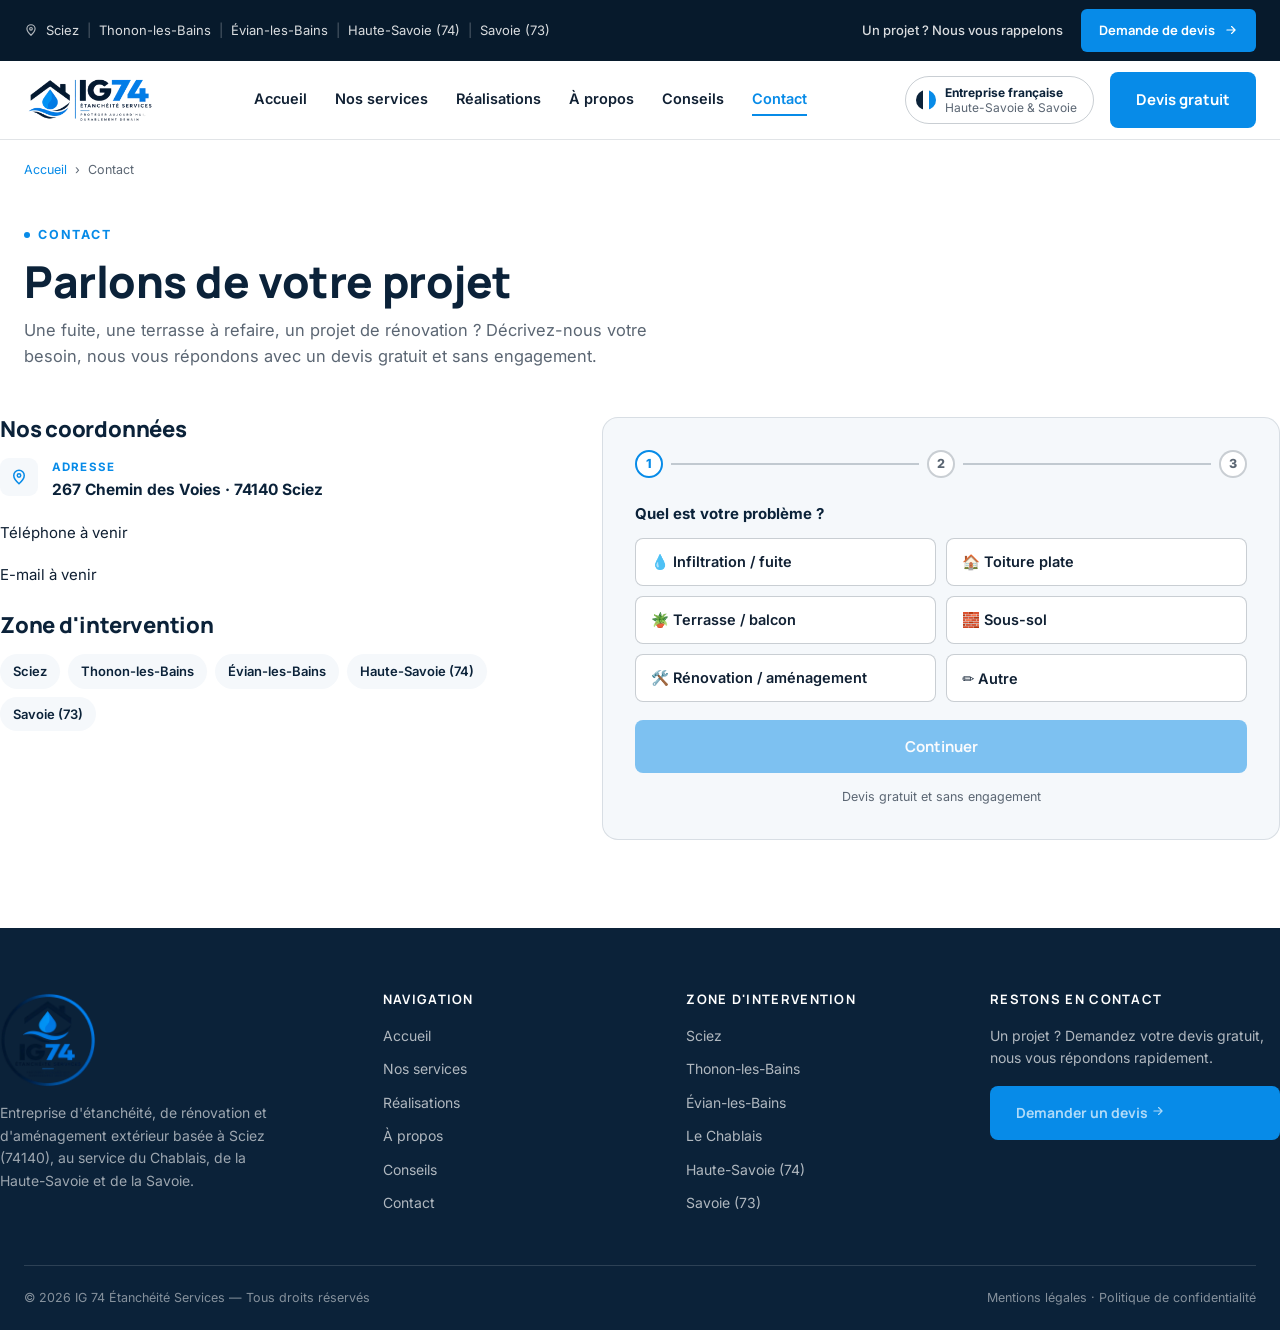
<file: contact.html>
<!DOCTYPE html>
<html lang="fr">
<head>
<meta charset="UTF-8">
<meta name="viewport" content="width=device-width, initial-scale=1">
<title>Contact &amp; devis gratuit à Sciez | IG 74</title>
<meta name="description" content="Demandez votre devis gratuit à IG 74 Étanchéité Services, à Sciez et dans toute la Haute-Savoie et la Savoie.">
<meta name="robots" content="index, follow">
<link rel="icon" type="image/png" href="assets/images/favicon-ig74.png">
<link rel="canonical" href="https://DOMAINE-A-DEFINIR.exemple/contact.html">
<meta name="geo.region" content="FR-74">
<meta name="geo.placename" content="Sciez">
<meta property="og:type" content="website">
<meta property="og:locale" content="fr_FR">
<meta property="og:title" content="Contact &amp; devis gratuit à Sciez | IG 74">
<meta property="og:description" content="Demandez votre devis gratuit à IG 74 Étanchéité Services, à Sciez et dans toute la Haute-Savoie et la Savoie.">
<meta property="og:url" content="https://DOMAINE-A-DEFINIR.exemple/contact.html">
<meta property="og:site_name" content="IG 74 Étanchéité Services">
<link rel="preconnect" href="https://fonts.googleapis.com">
<link rel="preconnect" href="https://fonts.gstatic.com" crossorigin>
<link href="https://fonts.googleapis.com/css2?family=Manrope:wght@700;800;900&family=Inter:wght@400;500;600;700&display=swap" rel="stylesheet">
<link rel="stylesheet" href="assets/css/base.css">
<link rel="stylesheet" href="assets/css/service.css">
<link rel="stylesheet" href="assets/css/form.css">
<script type="application/ld+json">
{
  "@context": "https://schema.org",
  "@type": "BreadcrumbList",
  "itemListElement": [
    {"@type": "ListItem", "position": 1, "name": "Accueil", "item": "https://DOMAINE-A-DEFINIR.exemple/"},
    {"@type": "ListItem", "position": 2, "name": "Contact", "item": "https://DOMAINE-A-DEFINIR.exemple/contact.html"}
  ]
}
</script>
</head>
<body>

<div class="topbar">
  <div class="wrap">
    <div class="topbar-zones">
      <svg width="14" height="14" viewBox="0 0 24 24" fill="none" aria-hidden="true"><path d="M12 21s7-6.2 7-11a7 7 0 10-14 0c0 4.8 7 11 7 11z" stroke="currentColor" stroke-width="2"/><circle cx="12" cy="10" r="2.3" stroke="currentColor" stroke-width="2"/></svg>
      <span>Sciez</span><span class="sep">|</span><span>Thonon-les-Bains</span><span class="sep">|</span><span>Évian-les-Bains</span><span class="sep">|</span><span>Haute-Savoie (74)</span><span class="sep">|</span><span>Savoie (73)</span>
    </div>
    <div class="topbar-right">
      <a class="callback" href="#devisform">Un projet ? Nous vous rappelons</a>
      <a class="btn btn-primary" href="#devisform" data-track="quote_click">Demande de devis <svg width="14" height="14" viewBox="0 0 24 24" fill="none"><path d="M5 12h14M13 6l6 6-6 6" stroke="currentColor" stroke-width="2" stroke-linecap="round" stroke-linejoin="round"/></svg></a>
    </div>
  </div>
</div>

<header id="top">
  <div class="wrap nav" id="nav">
    <a class="logo" href="index.html" aria-label="IG 74 Étanchéité Services — Accueil">
      <img src="assets/images/logo-ig74-header.webp" alt="IG 74 Étanchéité Services" width="480" height="160">
    </a>
    <nav class="navlinks">
      <a href="index.html">Accueil</a>
      <a href="index.html#services">Nos services</a>
      <a href="realisations.html">Réalisations</a>
      <a href="index.html#entreprise">À propos</a>
      <a href="index.html#methode">Conseils</a>
      <a href="contact.html" class="active">Contact</a>
    </nav>
    <div class="nav-cta">
      <div class="nav-badge">
        <span class="flag" aria-hidden="true"><i></i><i></i><i></i></span>
        <span class="nb-text"><b>Entreprise française</b><i>Haute-Savoie &amp; Savoie</i></span>
      </div>
      <a class="btn btn-primary" href="#devisform" data-track="quote_click">Devis gratuit</a>
      <button class="burger" id="burger" aria-label="Menu"><span></span><span></span><span></span></button>
    </div>
  </div>
</header>

<div class="wrap"><nav class="crumb" aria-label="Breadcrumb"><a href="index.html">Accueil</a> &nbsp;›&nbsp; Contact</nav></div>

<section class="contact-hero">
  <div class="wrap reveal">
    <span class="eyebrow"><span class="dot"></span>Contact</span>
    <h1>Parlons de votre projet</h1>
    <p>Une fuite, une terrasse à refaire, un projet de rénovation ? Décrivez-nous votre besoin, nous vous répondons avec un devis gratuit et sans engagement.</p>
  </div>
</section>

<div class="wrap contact-grid">
  <div class="contact-info reveal">
    <h2>Nos coordonnées</h2>
    <div class="cinfo">
      <div>
        <span class="ico"><svg width="18" height="18" viewBox="0 0 24 24" fill="none"><path d="M12 21s7-6.2 7-11a7 7 0 10-14 0c0 4.8 7 11 7 11z" stroke="currentColor" stroke-width="2"/><circle cx="12" cy="10" r="2.3" stroke="currentColor" stroke-width="2"/></svg></span>
        <span><span class="ci-k">Adresse</span><b>267 Chemin des Voies · 74140 Sciez</b></span>
      </div>
      <a href="#" data-ig74="phone">
        <span class="ico"><svg width="18" height="18" viewBox="0 0 24 24" fill="none"><path d="M5 4h4l2 5-2.5 1.5a11 11 0 005 5L15 13l5 2v4a2 2 0 01-2 2A16 16 0 013 6a2 2 0 012-2z" stroke="currentColor" stroke-width="2" stroke-linejoin="round"/></svg></span>
        <span><span class="ci-k">Téléphone</span><b data-ig74="phone">Téléphone à venir</b></span>
      </a>
      <a href="#" data-ig74="email">
        <span class="ico"><svg width="18" height="18" viewBox="0 0 24 24" fill="none"><rect x="3" y="5" width="18" height="14" rx="2" stroke="currentColor" stroke-width="2"/><path d="M4 7l8 6 8-6" stroke="currentColor" stroke-width="2"/></svg></span>
        <span><span class="ci-k">E-mail</span><b data-ig74="email">E-mail à venir</b></span>
      </a>
    </div>
    <h2>Zone d&#x27;intervention</h2>
    <div class="zone-tags">
      <span>Sciez</span><span>Thonon-les-Bains</span><span>Évian-les-Bains</span><span>Haute-Savoie (74)</span><span>Savoie (73)</span>
    </div>
  </div>

  <form id="devisform" class="reveal" action="#" method="POST" enctype="multipart/form-data" data-endpoint-ready="false">
    <div class="form-progress" id="formProgress">
      <span class="fp-step active" data-step="1">1</span>
      <span class="fp-line"></span>
      <span class="fp-step" data-step="2">2</span>
      <span class="fp-line"></span>
      <span class="fp-step" data-step="3">3</span>
    </div>

    <div class="form-step active" data-step="1">
      <label class="fld-label">Quel est votre problème ?</label>
      <div class="choice-grid" id="choiceGroup" role="radiogroup" aria-label="Type de problème">
        <button type="button" role="radio" class="choice-btn" data-value="Infiltration / fuite" aria-checked="false">💧 Infiltration / fuite</button>
        <button type="button" role="radio" class="choice-btn" data-value="Toiture plate" aria-checked="false">🏠 Toiture plate</button>
        <button type="button" role="radio" class="choice-btn" data-value="Terrasse / balcon" aria-checked="false">🪴 Terrasse / balcon</button>
        <button type="button" role="radio" class="choice-btn" data-value="Sous-sol" aria-checked="false">🧱 Sous-sol</button>
        <button type="button" role="radio" class="choice-btn" data-value="Rénovation / aménagement" aria-checked="false">🛠️ Rénovation / aménagement</button>
        <button type="button" role="radio" class="choice-btn" data-value="Autre" aria-checked="false">✏️ Autre</button>
      </div>
      <input type="hidden" name="probleme" id="fProbleme">
      <div class="step-actions">
        <button type="button" class="btn btn-primary step-next" id="step1Next" disabled>Continuer</button>
      </div>
    </div>

    <div class="form-step" data-step="2">
      <div class="fld"><label for="localisation">Où se trouve le chantier ?</label><input id="localisation" name="localisation" type="text" placeholder="Ex : 74140 Sciez" required></div>
      <div class="step-actions">
        <button type="button" class="btn btn-ghost step-back" id="step2Back">Retour</button>
        <button type="button" class="btn btn-primary step-next" id="step2Next">Continuer</button>
      </div>
    </div>

    <div class="form-step" data-step="3">
      <div class="row2">
        <div class="fld"><label for="prenom">Prénom</label><input id="prenom" name="prenom" type="text" placeholder="Votre prénom" required></div>
        <div class="fld"><label for="tel">Téléphone</label><input id="tel" name="tel" type="tel" placeholder="06 ..." required></div>
      </div>
      <div class="fld fld-photo">
        <label for="photos">📷 Ajouter des photos <span class="fld-optional">(facultatif)</span></label>
        <input id="photos" name="photos" type="file" accept="image/*" multiple>
      </div>
      <input type="text" name="_gotcha" style="display:none" tabindex="-1" autocomplete="off">
      <div class="step-actions">
        <button type="button" class="btn btn-ghost step-back" id="step3Back">Retour</button>
        <button type="submit" class="btn btn-primary" id="devisbtn">Envoyer ma demande</button>
      </div>
    </div>

    <p class="formnote">Devis gratuit et sans engagement</p>
    <div id="formok" role="status" style="display:none">Merci, votre demande a bien été envoyée. Nous revenons vers vous rapidement.</div>
    <div id="formerr" role="alert" style="display:none">L&#x27;envoi a échoué. Merci de réessayer un peu plus tard.</div>
    <div id="formpending" role="status" style="display:none">Merci pour votre demande ! Le formulaire n&#x27;est pas encore relié à une messagerie (coordonnées du site en cours de finalisation) — vos réponses ci-dessus n&#x27;ont pas été transmises. Contactez-nous directement une fois nos coordonnées publiées, ou revenez sur cette page prochainement.</div>
  </form>
</div>

<footer>
  <div class="wrap foot-top">
    <div class="foot-grid">
      <div class="foot-brand">
        <a class="logo" href="index.html" aria-label="IG 74 Étanchéité Services">
          <img src="assets/images/logo-ig74-footer.webp" alt="IG 74 Étanchéité Services" width="400" height="400">
        </a>
        <p>Entreprise d&#x27;étanchéité, de rénovation et d&#x27;aménagement extérieur basée à Sciez (74140), au service du Chablais, de la Haute-Savoie et de la Savoie.</p>
      </div>
      <div class="foot-col">
        <h4>Navigation</h4>
        <a href="index.html">Accueil</a>
        <a href="index.html#services">Nos services</a>
        <a href="realisations.html">Réalisations</a>
        <a href="index.html#entreprise">À propos</a>
        <a href="index.html#methode">Conseils</a>
        <a href="contact.html">Contact</a>
      </div>
      <div class="foot-col">
        <h4>Zone d&#x27;intervention</h4>
        <div>Sciez</div>
        <div>Thonon-les-Bains</div>
        <div>Évian-les-Bains</div>
        <div>Le Chablais</div>
        <div>Haute-Savoie (74)</div>
        <div>Savoie (73)</div>
      </div>
      <div class="foot-col">
        <h4>Restons en contact</h4>
        <p>Un projet ? Demandez votre devis gratuit, nous vous répondons rapidement.</p>
        <a class="btn btn-primary" href="#devisform" data-track="quote_click">Demander un devis <svg width="14" height="14" viewBox="0 0 24 24" fill="none"><path d="M5 12h14M13 6l6 6-6 6" stroke="currentColor" stroke-width="2" stroke-linecap="round" stroke-linejoin="round"/></svg></a>
      </div>
    </div>
  </div>
  <div class="wrap">
    <div class="foot-bottom">
      <span>© <span data-ig74="year"></span> IG 74 Étanchéité Services — Tous droits réservés</span>
      <span><a href="mentions-legales.html">Mentions légales</a> · <a href="politique-de-confidentialite.html">Politique de confidentialité</a></span>
    </div>
  </div>
</footer>

<script src="assets/js/site-config.js"></script>
<script src="assets/js/tracking.js"></script>
<script src="assets/js/site.js"></script>
<script src="assets/js/quote-form.js"></script>
</body>
</html>
</file>
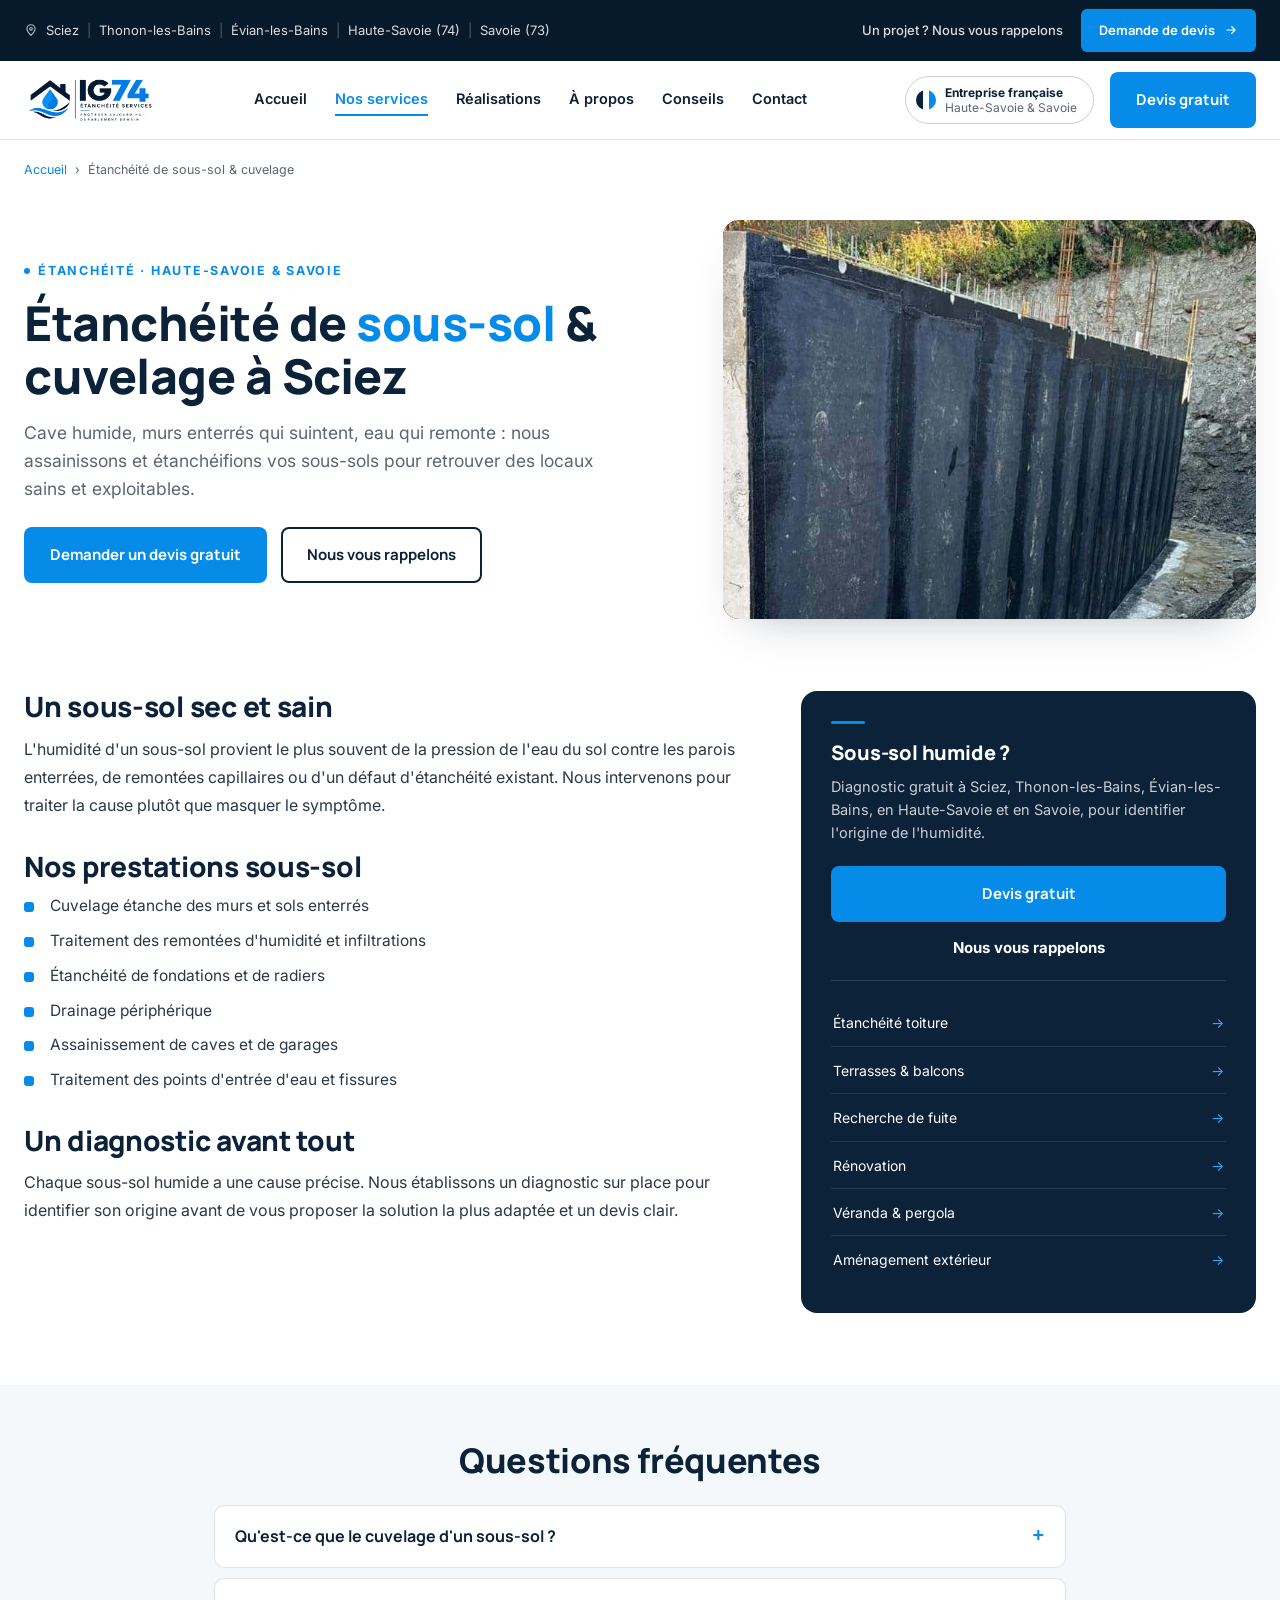
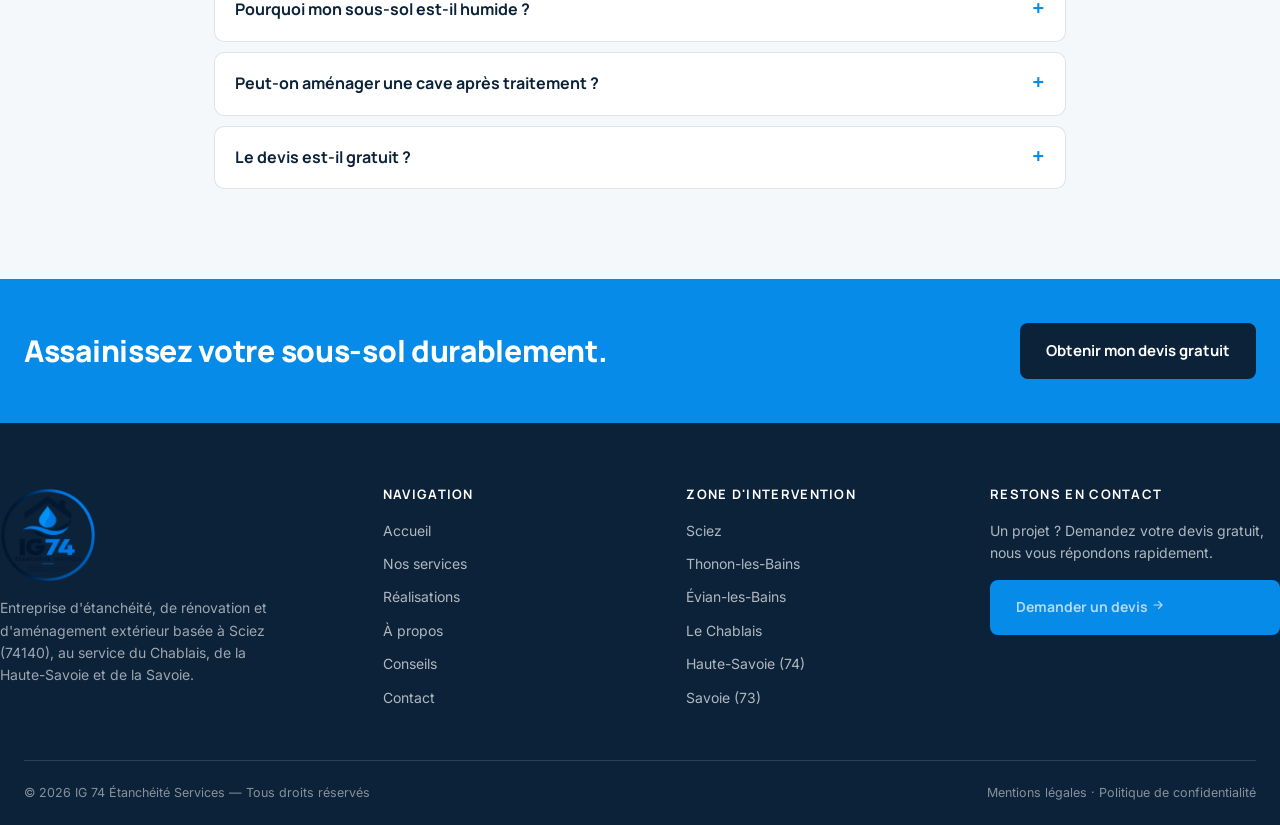
<file: etancheite-sous-sol.html>
<!DOCTYPE html>
<html lang="fr">
<head>
<meta charset="UTF-8">
<meta name="viewport" content="width=device-width, initial-scale=1">
<title>Étanchéité sous-sol &amp; cuvelage à Sciez | IG 74</title>
<meta name="description" content="Cave ou sous-sol humide ? IG 74 assainit et étanchéifie à Sciez, en Haute-Savoie et en Savoie. Diagnostic gratuit.">
<meta name="robots" content="index, follow">
<link rel="icon" type="image/png" href="assets/images/favicon-ig74.png">
<link rel="canonical" href="https://DOMAINE-A-DEFINIR.exemple/etancheite-sous-sol.html">
<meta name="geo.region" content="FR-74">
<meta name="geo.placename" content="Sciez">
<meta property="og:type" content="website">
<meta property="og:locale" content="fr_FR">
<meta property="og:title" content="Étanchéité sous-sol &amp; cuvelage à Sciez | IG 74">
<meta property="og:description" content="Cave ou sous-sol humide ? IG 74 assainit et étanchéifie à Sciez, en Haute-Savoie et en Savoie. Diagnostic gratuit.">
<meta property="og:image" content="https://DOMAINE-A-DEFINIR.exemple/media/realisations/realisation-etancheite-fondation.jpg">
<meta property="og:url" content="https://DOMAINE-A-DEFINIR.exemple/etancheite-sous-sol.html">
<meta property="og:site_name" content="IG 74 Étanchéité Services">
<link rel="preconnect" href="https://fonts.googleapis.com">
<link rel="preconnect" href="https://fonts.gstatic.com" crossorigin>
<link href="https://fonts.googleapis.com/css2?family=Manrope:wght@700;800;900&family=Inter:wght@400;500;600;700&display=swap" rel="stylesheet">
<link rel="stylesheet" href="assets/css/base.css">
<link rel="stylesheet" href="assets/css/service.css">
<script type="application/ld+json">
{
  "@context": "https://schema.org",
  "@type": "Service",
  "serviceType": "Étanchéité de sous-sol et cuvelage",
  "provider": {"@id": "https://DOMAINE-A-DEFINIR.exemple/#business", "@type": "GeneralContractor", "name": "IG 74 Étanchéité Services"},
  "areaServed": [{"@type": "City", "name": "Sciez"}, {"@type": "City", "name": "Thonon-les-Bains"}, {"@type": "City", "name": "Évian-les-Bains"}, {"@type": "AdministrativeArea", "name": "Haute-Savoie"}, {"@type": "AdministrativeArea", "name": "Savoie"}],
  "description": "Cuvelage et étanchéité de sous-sols, caves et fondations enterrées à Sciez, en Haute-Savoie et en Savoie.",
  "url": "https://DOMAINE-A-DEFINIR.exemple/etancheite-sous-sol.html"
}
</script>
<script type="application/ld+json">
{
  "@context": "https://schema.org",
  "@type": "BreadcrumbList",
  "itemListElement": [
    {"@type": "ListItem", "position": 1, "name": "Accueil", "item": "https://DOMAINE-A-DEFINIR.exemple/"},
    {"@type": "ListItem", "position": 2, "name": "Étanchéité de sous-sol & cuvelage", "item": "https://DOMAINE-A-DEFINIR.exemple/etancheite-sous-sol.html"}
  ]
}
</script>
</head>
<body>

<div class="topbar">
  <div class="wrap">
    <div class="topbar-zones">
      <svg width="14" height="14" viewBox="0 0 24 24" fill="none" aria-hidden="true"><path d="M12 21s7-6.2 7-11a7 7 0 10-14 0c0 4.8 7 11 7 11z" stroke="currentColor" stroke-width="2"/><circle cx="12" cy="10" r="2.3" stroke="currentColor" stroke-width="2"/></svg>
      <span>Sciez</span><span class="sep">|</span><span>Thonon-les-Bains</span><span class="sep">|</span><span>Évian-les-Bains</span><span class="sep">|</span><span>Haute-Savoie (74)</span><span class="sep">|</span><span>Savoie (73)</span>
    </div>
    <div class="topbar-right">
      <a class="callback" href="contact.html" data-track="callback_click">Un projet ? Nous vous rappelons</a>
      <a class="btn btn-primary" href="contact.html" data-track="quote_click">Demande de devis <svg width="14" height="14" viewBox="0 0 24 24" fill="none"><path d="M5 12h14M13 6l6 6-6 6" stroke="currentColor" stroke-width="2" stroke-linecap="round" stroke-linejoin="round"/></svg></a>
    </div>
  </div>
</div>

<header id="top">
  <div class="wrap nav" id="nav">
    <a class="logo" href="index.html" aria-label="IG 74 Étanchéité Services — Accueil">
      <img src="assets/images/logo-ig74-header.webp" alt="IG 74 Étanchéité Services" width="480" height="160">
    </a>
    <nav class="navlinks">
      <a href="index.html">Accueil</a>
      <a href="index.html#services" class="active">Nos services</a>
      <a href="realisations.html">Réalisations</a>
      <a href="index.html#entreprise">À propos</a>
      <a href="index.html#methode">Conseils</a>
      <a href="contact.html">Contact</a>
    </nav>
    <div class="nav-cta">
      <div class="nav-badge">
        <span class="flag" aria-hidden="true"><i></i><i></i><i></i></span>
        <span class="nb-text"><b>Entreprise française</b><i>Haute-Savoie &amp; Savoie</i></span>
      </div>
      <a class="btn btn-primary" href="contact.html" data-track="quote_click">Devis gratuit</a>
      <button class="burger" id="burger" aria-label="Menu"><span></span><span></span><span></span></button>
    </div>
  </div>
</header>

<div class="wrap"><nav class="crumb" aria-label="Breadcrumb"><a href="index.html">Accueil</a> &nbsp;›&nbsp; Étanchéité de sous-sol &amp; cuvelage</nav></div>

<section class="svc-hero">
  <div class="wrap svc-hero-grid">
    <div class="reveal">
      <span class="eyebrow"><span class="dot"></span>Étanchéité · Haute-Savoie &amp; Savoie</span>
      <h1>Étanchéité de <span class="accent">sous-sol</span> &amp; cuvelage à Sciez</h1>
      <p class="lead">Cave humide, murs enterrés qui suintent, eau qui remonte : nous assainissons et étanchéifions vos sous-sols pour retrouver des locaux sains et exploitables.</p>
      <div class="hero-cta">
        <a class="btn btn-primary" href="contact.html" data-track="quote_click">Demander un devis gratuit</a>
        <a class="btn btn-ghost" href="contact.html" data-track="callback_click">Nous vous rappelons</a>
      </div>
    </div>
    <div class="svc-media reveal">
      <img src="media/realisations/realisation-etancheite-fondation.jpg" alt="Étanchéité de fondation — réalisation" fetchpriority="high" decoding="async">
    </div>
  </div>
</section>

<section class="block svc-content">
  <div class="wrap svc-body">
    <div class="article reveal">
      <h2>Un sous-sol sec et sain</h2>
      <p>L&#x27;humidité d&#x27;un sous-sol provient le plus souvent de la pression de l&#x27;eau du sol contre les parois enterrées, de remontées capillaires ou d&#x27;un défaut d&#x27;étanchéité existant. Nous intervenons pour traiter la cause plutôt que masquer le symptôme.</p>
      <h2>Nos prestations sous-sol</h2>
      <ul>
        <li>Cuvelage étanche des murs et sols enterrés</li>
        <li>Traitement des remontées d&#x27;humidité et infiltrations</li>
        <li>Étanchéité de fondations et de radiers</li>
        <li>Drainage périphérique</li>
        <li>Assainissement de caves et de garages</li>
        <li>Traitement des points d&#x27;entrée d&#x27;eau et fissures</li>
      </ul>
      <h2>Un diagnostic avant tout</h2>
      <p>Chaque sous-sol humide a une cause précise. Nous établissons un diagnostic sur place pour identifier son origine avant de vous proposer la solution la plus adaptée et un devis clair.</p>
    </div>
    <aside class="aside reveal">
      <h3>Sous-sol humide ?</h3>
      <p>Diagnostic gratuit à Sciez, Thonon-les-Bains, Évian-les-Bains, en Haute-Savoie et en Savoie, pour identifier l&#x27;origine de l&#x27;humidité.</p>
      <a class="btn btn-primary" href="contact.html" data-track="quote_click">Devis gratuit</a>
      <a class="callback" href="contact.html" data-ig74="phone-cta" data-track="callback_click">Nous vous rappelons</a>
      <div class="mini-list">
        <a href="etancheite-toiture.html" data-track="service_click" data-service="etancheite-toiture">Étanchéité toiture <span>→</span></a>
        <a href="etancheite-terrasse.html" data-track="service_click" data-service="etancheite-terrasse">Terrasses &amp; balcons <span>→</span></a>
        <a href="recherche-de-fuite.html" data-track="service_click" data-service="recherche-de-fuite">Recherche de fuite <span>→</span></a>
        <a href="renovation-entreprise-generale.html" data-track="service_click" data-service="renovation-entreprise-generale">Rénovation <span>→</span></a>
        <a href="veranda-pergola.html" data-track="service_click" data-service="veranda-pergola">Véranda &amp; pergola <span>→</span></a>
        <a href="amenagement-exterieur.html" data-track="service_click" data-service="amenagement-exterieur">Aménagement extérieur <span>→</span></a>
      </div>
    </aside>
  </div>
</section>

<section class="faq">
  <div class="wrap-narrow reveal">
    <h2>Questions fréquentes</h2>
    <div>
      <details><summary>Qu&#x27;est-ce que le cuvelage d&#x27;un sous-sol ?</summary><p>Le cuvelage consiste à créer une barrière étanche à l&#x27;intérieur des locaux enterrés pour empêcher l&#x27;eau de pénétrer, même sous pression.</p></details>
      <details><summary>Pourquoi mon sous-sol est-il humide ?</summary><p>L&#x27;humidité provient généralement de l&#x27;eau du sol, de remontées capillaires ou d&#x27;un défaut d&#x27;étanchéité. Un diagnostic permet d&#x27;en déterminer la cause exacte.</p></details>
      <details><summary>Peut-on aménager une cave après traitement ?</summary><p>Oui, une fois le sous-sol assaini et étanche, les locaux peuvent être exploités (rangement, buanderie, pièces annexes).</p></details>
      <details><summary>Le devis est-il gratuit ?</summary><p>Oui, chaque diagnostic donne lieu à un devis gratuit et sans engagement avant le début des travaux.</p></details>
    </div>
  </div>
</section>

<section class="ctaband">
  <div class="wrap">
    <h2>Assainissez votre sous-sol durablement.</h2>
    <a class="btn btn-dark" href="contact.html" data-track="quote_click">Obtenir mon devis gratuit</a>
  </div>
</section>

<footer>
  <div class="wrap foot-top">
    <div class="foot-grid">
      <div class="foot-brand">
        <a class="logo" href="index.html" aria-label="IG 74 Étanchéité Services">
          <img src="assets/images/logo-ig74-footer.webp" alt="IG 74 Étanchéité Services" width="400" height="400">
        </a>
        <p>Entreprise d&#x27;étanchéité, de rénovation et d&#x27;aménagement extérieur basée à Sciez (74140), au service du Chablais, de la Haute-Savoie et de la Savoie.</p>
      </div>
      <div class="foot-col">
        <h4>Navigation</h4>
        <a href="index.html">Accueil</a>
        <a href="index.html#services">Nos services</a>
        <a href="realisations.html">Réalisations</a>
        <a href="index.html#entreprise">À propos</a>
        <a href="index.html#methode">Conseils</a>
        <a href="contact.html">Contact</a>
      </div>
      <div class="foot-col">
        <h4>Zone d&#x27;intervention</h4>
        <div>Sciez</div>
        <div>Thonon-les-Bains</div>
        <div>Évian-les-Bains</div>
        <div>Le Chablais</div>
        <div>Haute-Savoie (74)</div>
        <div>Savoie (73)</div>
      </div>
      <div class="foot-col">
        <h4>Restons en contact</h4>
        <p>Un projet ? Demandez votre devis gratuit, nous vous répondons rapidement.</p>
        <a class="btn btn-primary" href="contact.html" data-track="quote_click">Demander un devis <svg width="14" height="14" viewBox="0 0 24 24" fill="none"><path d="M5 12h14M13 6l6 6-6 6" stroke="currentColor" stroke-width="2" stroke-linecap="round" stroke-linejoin="round"/></svg></a>
      </div>
    </div>
  </div>
  <div class="wrap">
    <div class="foot-bottom">
      <span>© <span data-ig74="year"></span> IG 74 Étanchéité Services — Tous droits réservés</span>
      <span><a href="mentions-legales.html">Mentions légales</a> · <a href="politique-de-confidentialite.html">Politique de confidentialité</a></span>
    </div>
  </div>
</footer>

<div class="mobile-cta-bar" role="navigation" aria-label="Actions rapides">
  <a href="contact.html" data-track="quote_click"><svg width="17" height="17" viewBox="0 0 24 24" fill="none"><path d="M4 20h16M6 20V9l6-4 6 4v11M10 20v-6h4v6" stroke="currentColor" stroke-width="2" stroke-linejoin="round"/></svg>Devis</a>
  <a href="contact.html" data-track="callback_click"><svg width="17" height="17" viewBox="0 0 24 24" fill="none"><path d="M5 4h4l2 5-2.5 1.5a11 11 0 005 5L15 13l5 2v4a2 2 0 01-2 2A16 16 0 013 6a2 2 0 012-2z" stroke="currentColor" stroke-width="2" stroke-linejoin="round"/></svg>Rappel</a>
  <a class="cta-quote" href="realisations.html"><svg width="17" height="17" viewBox="0 0 24 24" fill="none"><rect x="3" y="3" width="18" height="18" rx="2" stroke="currentColor" stroke-width="2"/><circle cx="8.5" cy="8.5" r="1.4" stroke="currentColor" stroke-width="2"/><path d="M21 15l-5-5-9 9" stroke="currentColor" stroke-width="2" stroke-linecap="round"/></svg>Réalisations</a>
</div>

<script src="assets/js/site-config.js"></script>
<script src="assets/js/tracking.js"></script>
<script src="assets/js/site.js"></script>
</body>
</html>
</file>
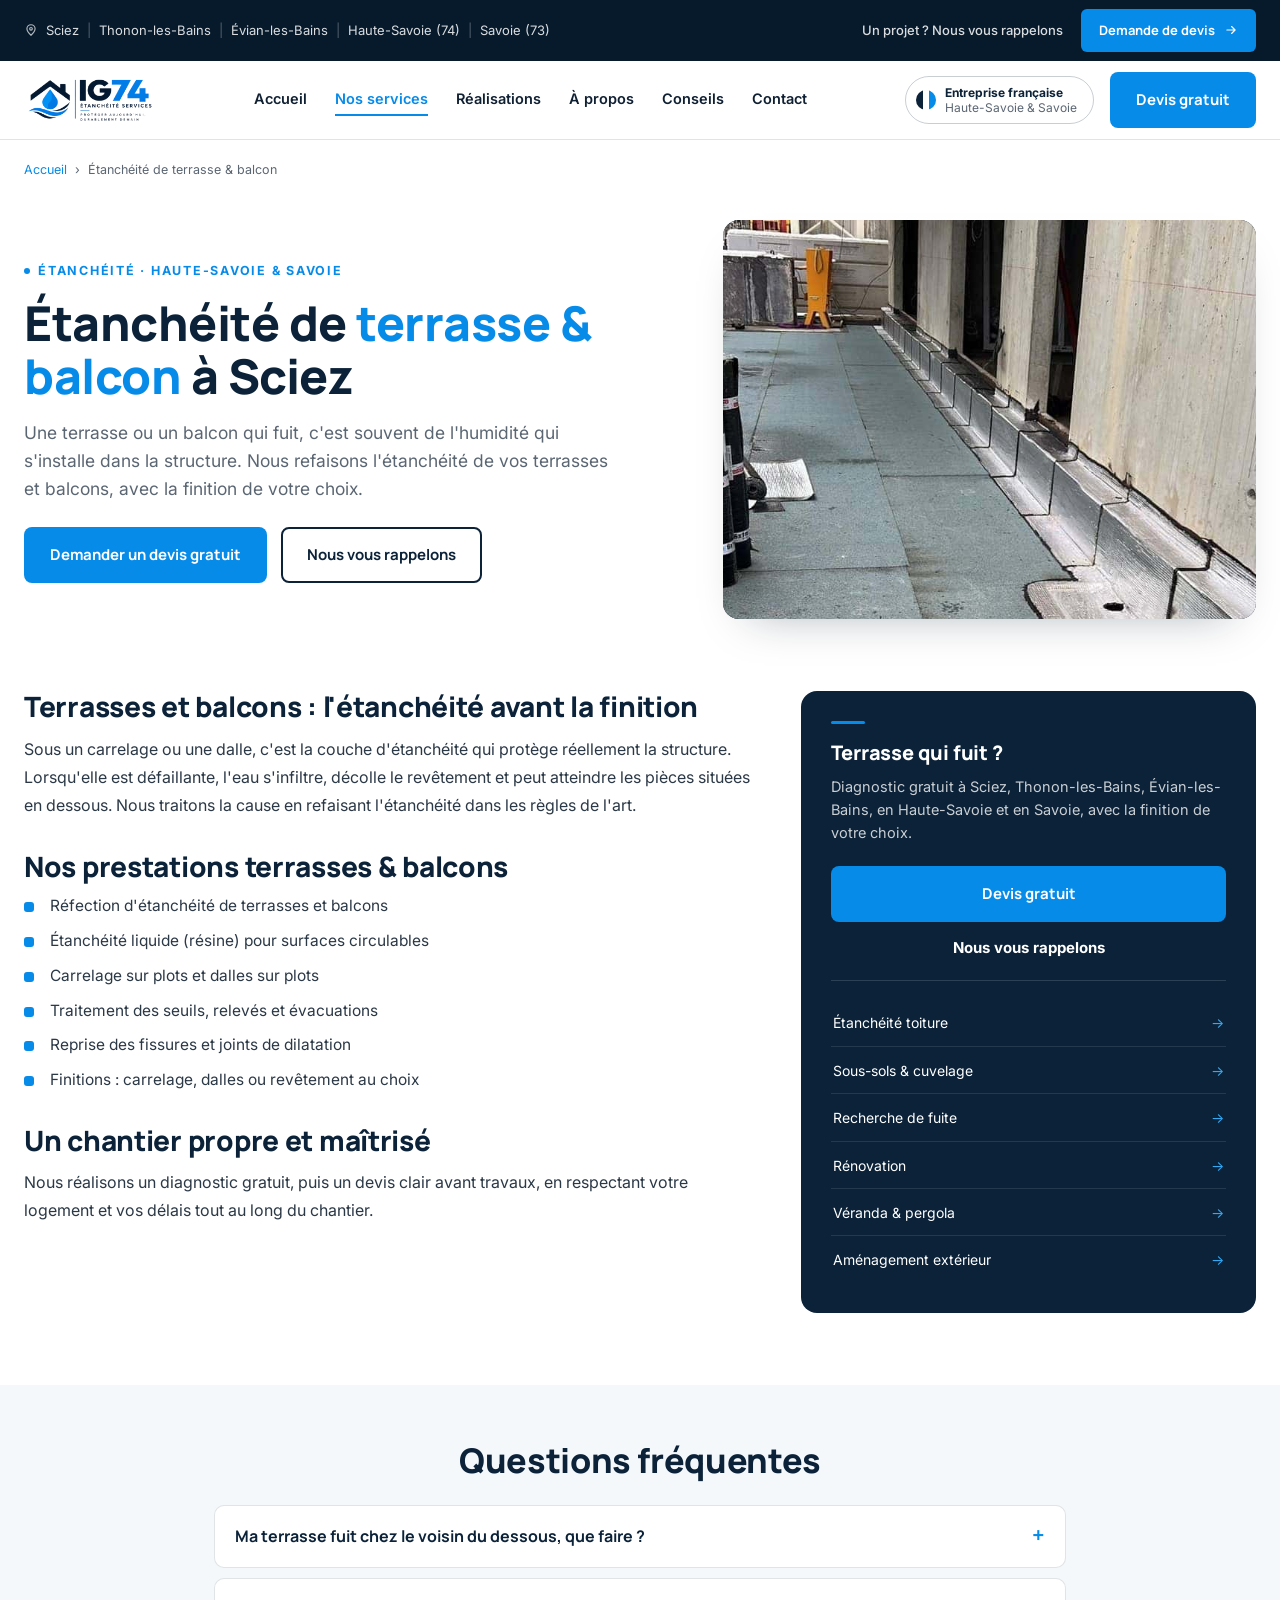
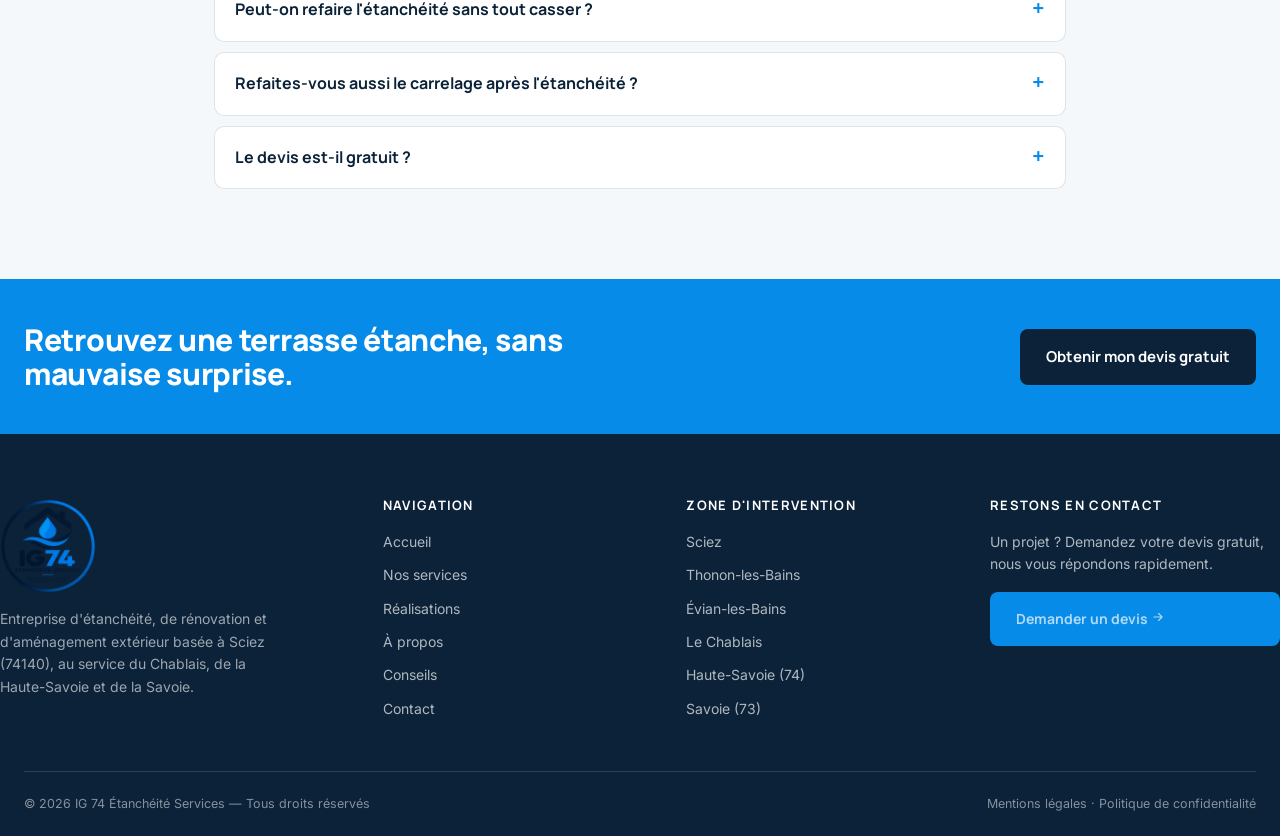
<file: etancheite-terrasse.html>
<!DOCTYPE html>
<html lang="fr">
<head>
<meta charset="UTF-8">
<meta name="viewport" content="width=device-width, initial-scale=1">
<title>Étanchéité terrasse &amp; balcon à Sciez | IG 74</title>
<meta name="description" content="Terrasse ou balcon qui fuit ? IG 74 refait l&#x27;étanchéité à Sciez, en Haute-Savoie et en Savoie. Diagnostic et devis gratuits.">
<meta name="robots" content="index, follow">
<link rel="icon" type="image/png" href="assets/images/favicon-ig74.png">
<link rel="canonical" href="https://DOMAINE-A-DEFINIR.exemple/etancheite-terrasse.html">
<meta name="geo.region" content="FR-74">
<meta name="geo.placename" content="Sciez">
<meta property="og:type" content="website">
<meta property="og:locale" content="fr_FR">
<meta property="og:title" content="Étanchéité terrasse &amp; balcon à Sciez | IG 74">
<meta property="og:description" content="Terrasse ou balcon qui fuit ? IG 74 refait l&#x27;étanchéité à Sciez, en Haute-Savoie et en Savoie. Diagnostic et devis gratuits.">
<meta property="og:image" content="https://DOMAINE-A-DEFINIR.exemple/media/realisations/realisation-etancheite-toiture-terrasse.jpg">
<meta property="og:url" content="https://DOMAINE-A-DEFINIR.exemple/etancheite-terrasse.html">
<meta property="og:site_name" content="IG 74 Étanchéité Services">
<link rel="preconnect" href="https://fonts.googleapis.com">
<link rel="preconnect" href="https://fonts.gstatic.com" crossorigin>
<link href="https://fonts.googleapis.com/css2?family=Manrope:wght@700;800;900&family=Inter:wght@400;500;600;700&display=swap" rel="stylesheet">
<link rel="stylesheet" href="assets/css/base.css">
<link rel="stylesheet" href="assets/css/service.css">
<script type="application/ld+json">
{
  "@context": "https://schema.org",
  "@type": "Service",
  "serviceType": "Étanchéité de terrasse et balcon",
  "provider": {"@id": "https://DOMAINE-A-DEFINIR.exemple/#business", "@type": "GeneralContractor", "name": "IG 74 Étanchéité Services"},
  "areaServed": [{"@type": "City", "name": "Sciez"}, {"@type": "City", "name": "Thonon-les-Bains"}, {"@type": "City", "name": "Évian-les-Bains"}, {"@type": "AdministrativeArea", "name": "Haute-Savoie"}, {"@type": "AdministrativeArea", "name": "Savoie"}],
  "description": "Étanchéité et réfection de terrasses et balcons à Sciez, en Haute-Savoie et en Savoie : membrane, résine, dalles sur plots.",
  "url": "https://DOMAINE-A-DEFINIR.exemple/etancheite-terrasse.html"
}
</script>
<script type="application/ld+json">
{
  "@context": "https://schema.org",
  "@type": "BreadcrumbList",
  "itemListElement": [
    {"@type": "ListItem", "position": 1, "name": "Accueil", "item": "https://DOMAINE-A-DEFINIR.exemple/"},
    {"@type": "ListItem", "position": 2, "name": "Étanchéité de terrasse & balcon", "item": "https://DOMAINE-A-DEFINIR.exemple/etancheite-terrasse.html"}
  ]
}
</script>
</head>
<body>

<div class="topbar">
  <div class="wrap">
    <div class="topbar-zones">
      <svg width="14" height="14" viewBox="0 0 24 24" fill="none" aria-hidden="true"><path d="M12 21s7-6.2 7-11a7 7 0 10-14 0c0 4.8 7 11 7 11z" stroke="currentColor" stroke-width="2"/><circle cx="12" cy="10" r="2.3" stroke="currentColor" stroke-width="2"/></svg>
      <span>Sciez</span><span class="sep">|</span><span>Thonon-les-Bains</span><span class="sep">|</span><span>Évian-les-Bains</span><span class="sep">|</span><span>Haute-Savoie (74)</span><span class="sep">|</span><span>Savoie (73)</span>
    </div>
    <div class="topbar-right">
      <a class="callback" href="contact.html" data-track="callback_click">Un projet ? Nous vous rappelons</a>
      <a class="btn btn-primary" href="contact.html" data-track="quote_click">Demande de devis <svg width="14" height="14" viewBox="0 0 24 24" fill="none"><path d="M5 12h14M13 6l6 6-6 6" stroke="currentColor" stroke-width="2" stroke-linecap="round" stroke-linejoin="round"/></svg></a>
    </div>
  </div>
</div>

<header id="top">
  <div class="wrap nav" id="nav">
    <a class="logo" href="index.html" aria-label="IG 74 Étanchéité Services — Accueil">
      <img src="assets/images/logo-ig74-header.webp" alt="IG 74 Étanchéité Services" width="480" height="160">
    </a>
    <nav class="navlinks">
      <a href="index.html">Accueil</a>
      <a href="index.html#services" class="active">Nos services</a>
      <a href="realisations.html">Réalisations</a>
      <a href="index.html#entreprise">À propos</a>
      <a href="index.html#methode">Conseils</a>
      <a href="contact.html">Contact</a>
    </nav>
    <div class="nav-cta">
      <div class="nav-badge">
        <span class="flag" aria-hidden="true"><i></i><i></i><i></i></span>
        <span class="nb-text"><b>Entreprise française</b><i>Haute-Savoie &amp; Savoie</i></span>
      </div>
      <a class="btn btn-primary" href="contact.html" data-track="quote_click">Devis gratuit</a>
      <button class="burger" id="burger" aria-label="Menu"><span></span><span></span><span></span></button>
    </div>
  </div>
</header>

<div class="wrap"><nav class="crumb" aria-label="Breadcrumb"><a href="index.html">Accueil</a> &nbsp;›&nbsp; Étanchéité de terrasse &amp; balcon</nav></div>

<section class="svc-hero">
  <div class="wrap svc-hero-grid">
    <div class="reveal">
      <span class="eyebrow"><span class="dot"></span>Étanchéité · Haute-Savoie &amp; Savoie</span>
      <h1>Étanchéité de <span class="accent">terrasse &amp; balcon</span> à Sciez</h1>
      <p class="lead">Une terrasse ou un balcon qui fuit, c&#x27;est souvent de l&#x27;humidité qui s&#x27;installe dans la structure. Nous refaisons l&#x27;étanchéité de vos terrasses et balcons, avec la finition de votre choix.</p>
      <div class="hero-cta">
        <a class="btn btn-primary" href="contact.html" data-track="quote_click">Demander un devis gratuit</a>
        <a class="btn btn-ghost" href="contact.html" data-track="callback_click">Nous vous rappelons</a>
      </div>
    </div>
    <div class="svc-media reveal">
      <img src="media/realisations/realisation-etancheite-toiture-terrasse.jpg" alt="Étanchéité de terrasse — réalisation" fetchpriority="high" decoding="async">
    </div>
  </div>
</section>

<section class="block svc-content">
  <div class="wrap svc-body">
    <div class="article reveal">
      <h2>Terrasses et balcons : l&#x27;étanchéité avant la finition</h2>
      <p>Sous un carrelage ou une dalle, c&#x27;est la couche d&#x27;étanchéité qui protège réellement la structure. Lorsqu&#x27;elle est défaillante, l&#x27;eau s&#x27;infiltre, décolle le revêtement et peut atteindre les pièces situées en dessous. Nous traitons la cause en refaisant l&#x27;étanchéité dans les règles de l&#x27;art.</p>
      <h2>Nos prestations terrasses &amp; balcons</h2>
      <ul>
        <li>Réfection d&#x27;étanchéité de terrasses et balcons</li>
        <li>Étanchéité liquide (résine) pour surfaces circulables</li>
        <li>Carrelage sur plots et dalles sur plots</li>
        <li>Traitement des seuils, relevés et évacuations</li>
        <li>Reprise des fissures et joints de dilatation</li>
        <li>Finitions : carrelage, dalles ou revêtement au choix</li>
      </ul>
      <h2>Un chantier propre et maîtrisé</h2>
      <p>Nous réalisons un diagnostic gratuit, puis un devis clair avant travaux, en respectant votre logement et vos délais tout au long du chantier.</p>
    </div>
    <aside class="aside reveal">
      <h3>Terrasse qui fuit ?</h3>
      <p>Diagnostic gratuit à Sciez, Thonon-les-Bains, Évian-les-Bains, en Haute-Savoie et en Savoie, avec la finition de votre choix.</p>
      <a class="btn btn-primary" href="contact.html" data-track="quote_click">Devis gratuit</a>
      <a class="callback" href="contact.html" data-ig74="phone-cta" data-track="callback_click">Nous vous rappelons</a>
      <div class="mini-list">
        <a href="etancheite-toiture.html" data-track="service_click" data-service="etancheite-toiture">Étanchéité toiture <span>→</span></a>
        <a href="etancheite-sous-sol.html" data-track="service_click" data-service="etancheite-sous-sol">Sous-sols &amp; cuvelage <span>→</span></a>
        <a href="recherche-de-fuite.html" data-track="service_click" data-service="recherche-de-fuite">Recherche de fuite <span>→</span></a>
        <a href="renovation-entreprise-generale.html" data-track="service_click" data-service="renovation-entreprise-generale">Rénovation <span>→</span></a>
        <a href="veranda-pergola.html" data-track="service_click" data-service="veranda-pergola">Véranda &amp; pergola <span>→</span></a>
        <a href="amenagement-exterieur.html" data-track="service_click" data-service="amenagement-exterieur">Aménagement extérieur <span>→</span></a>
      </div>
    </aside>
  </div>
</section>

<section class="faq">
  <div class="wrap-narrow reveal">
    <h2>Questions fréquentes</h2>
    <div>
      <details><summary>Ma terrasse fuit chez le voisin du dessous, que faire ?</summary><p>Il faut généralement refaire la couche d&#x27;étanchéité sous le revêtement. Nous réalisons un diagnostic pour localiser l&#x27;origine avant une réfection adaptée.</p></details>
      <details><summary>Peut-on refaire l&#x27;étanchéité sans tout casser ?</summary><p>Selon l&#x27;état du support, une étanchéité liquide (résine) peut parfois être appliquée directement. Le diagnostic sur place permet de trancher.</p></details>
      <details><summary>Refaites-vous aussi le carrelage après l&#x27;étanchéité ?</summary><p>Oui, nous proposons la finition complète : carrelage, dalles sur plots ou revêtement, pour un résultat fini et étanche.</p></details>
      <details><summary>Le devis est-il gratuit ?</summary><p>Oui, chaque diagnostic donne lieu à un devis gratuit et sans engagement avant le début des travaux.</p></details>
    </div>
  </div>
</section>

<section class="ctaband">
  <div class="wrap">
    <h2>Retrouvez une terrasse étanche, sans mauvaise surprise.</h2>
    <a class="btn btn-dark" href="contact.html" data-track="quote_click">Obtenir mon devis gratuit</a>
  </div>
</section>

<footer>
  <div class="wrap foot-top">
    <div class="foot-grid">
      <div class="foot-brand">
        <a class="logo" href="index.html" aria-label="IG 74 Étanchéité Services">
          <img src="assets/images/logo-ig74-footer.webp" alt="IG 74 Étanchéité Services" width="400" height="400">
        </a>
        <p>Entreprise d&#x27;étanchéité, de rénovation et d&#x27;aménagement extérieur basée à Sciez (74140), au service du Chablais, de la Haute-Savoie et de la Savoie.</p>
      </div>
      <div class="foot-col">
        <h4>Navigation</h4>
        <a href="index.html">Accueil</a>
        <a href="index.html#services">Nos services</a>
        <a href="realisations.html">Réalisations</a>
        <a href="index.html#entreprise">À propos</a>
        <a href="index.html#methode">Conseils</a>
        <a href="contact.html">Contact</a>
      </div>
      <div class="foot-col">
        <h4>Zone d&#x27;intervention</h4>
        <div>Sciez</div>
        <div>Thonon-les-Bains</div>
        <div>Évian-les-Bains</div>
        <div>Le Chablais</div>
        <div>Haute-Savoie (74)</div>
        <div>Savoie (73)</div>
      </div>
      <div class="foot-col">
        <h4>Restons en contact</h4>
        <p>Un projet ? Demandez votre devis gratuit, nous vous répondons rapidement.</p>
        <a class="btn btn-primary" href="contact.html" data-track="quote_click">Demander un devis <svg width="14" height="14" viewBox="0 0 24 24" fill="none"><path d="M5 12h14M13 6l6 6-6 6" stroke="currentColor" stroke-width="2" stroke-linecap="round" stroke-linejoin="round"/></svg></a>
      </div>
    </div>
  </div>
  <div class="wrap">
    <div class="foot-bottom">
      <span>© <span data-ig74="year"></span> IG 74 Étanchéité Services — Tous droits réservés</span>
      <span><a href="mentions-legales.html">Mentions légales</a> · <a href="politique-de-confidentialite.html">Politique de confidentialité</a></span>
    </div>
  </div>
</footer>

<div class="mobile-cta-bar" role="navigation" aria-label="Actions rapides">
  <a href="contact.html" data-track="quote_click"><svg width="17" height="17" viewBox="0 0 24 24" fill="none"><path d="M4 20h16M6 20V9l6-4 6 4v11M10 20v-6h4v6" stroke="currentColor" stroke-width="2" stroke-linejoin="round"/></svg>Devis</a>
  <a href="contact.html" data-track="callback_click"><svg width="17" height="17" viewBox="0 0 24 24" fill="none"><path d="M5 4h4l2 5-2.5 1.5a11 11 0 005 5L15 13l5 2v4a2 2 0 01-2 2A16 16 0 013 6a2 2 0 012-2z" stroke="currentColor" stroke-width="2" stroke-linejoin="round"/></svg>Rappel</a>
  <a class="cta-quote" href="realisations.html"><svg width="17" height="17" viewBox="0 0 24 24" fill="none"><rect x="3" y="3" width="18" height="18" rx="2" stroke="currentColor" stroke-width="2"/><circle cx="8.5" cy="8.5" r="1.4" stroke="currentColor" stroke-width="2"/><path d="M21 15l-5-5-9 9" stroke="currentColor" stroke-width="2" stroke-linecap="round"/></svg>Réalisations</a>
</div>

<script src="assets/js/site-config.js"></script>
<script src="assets/js/tracking.js"></script>
<script src="assets/js/site.js"></script>
</body>
</html>
</file>
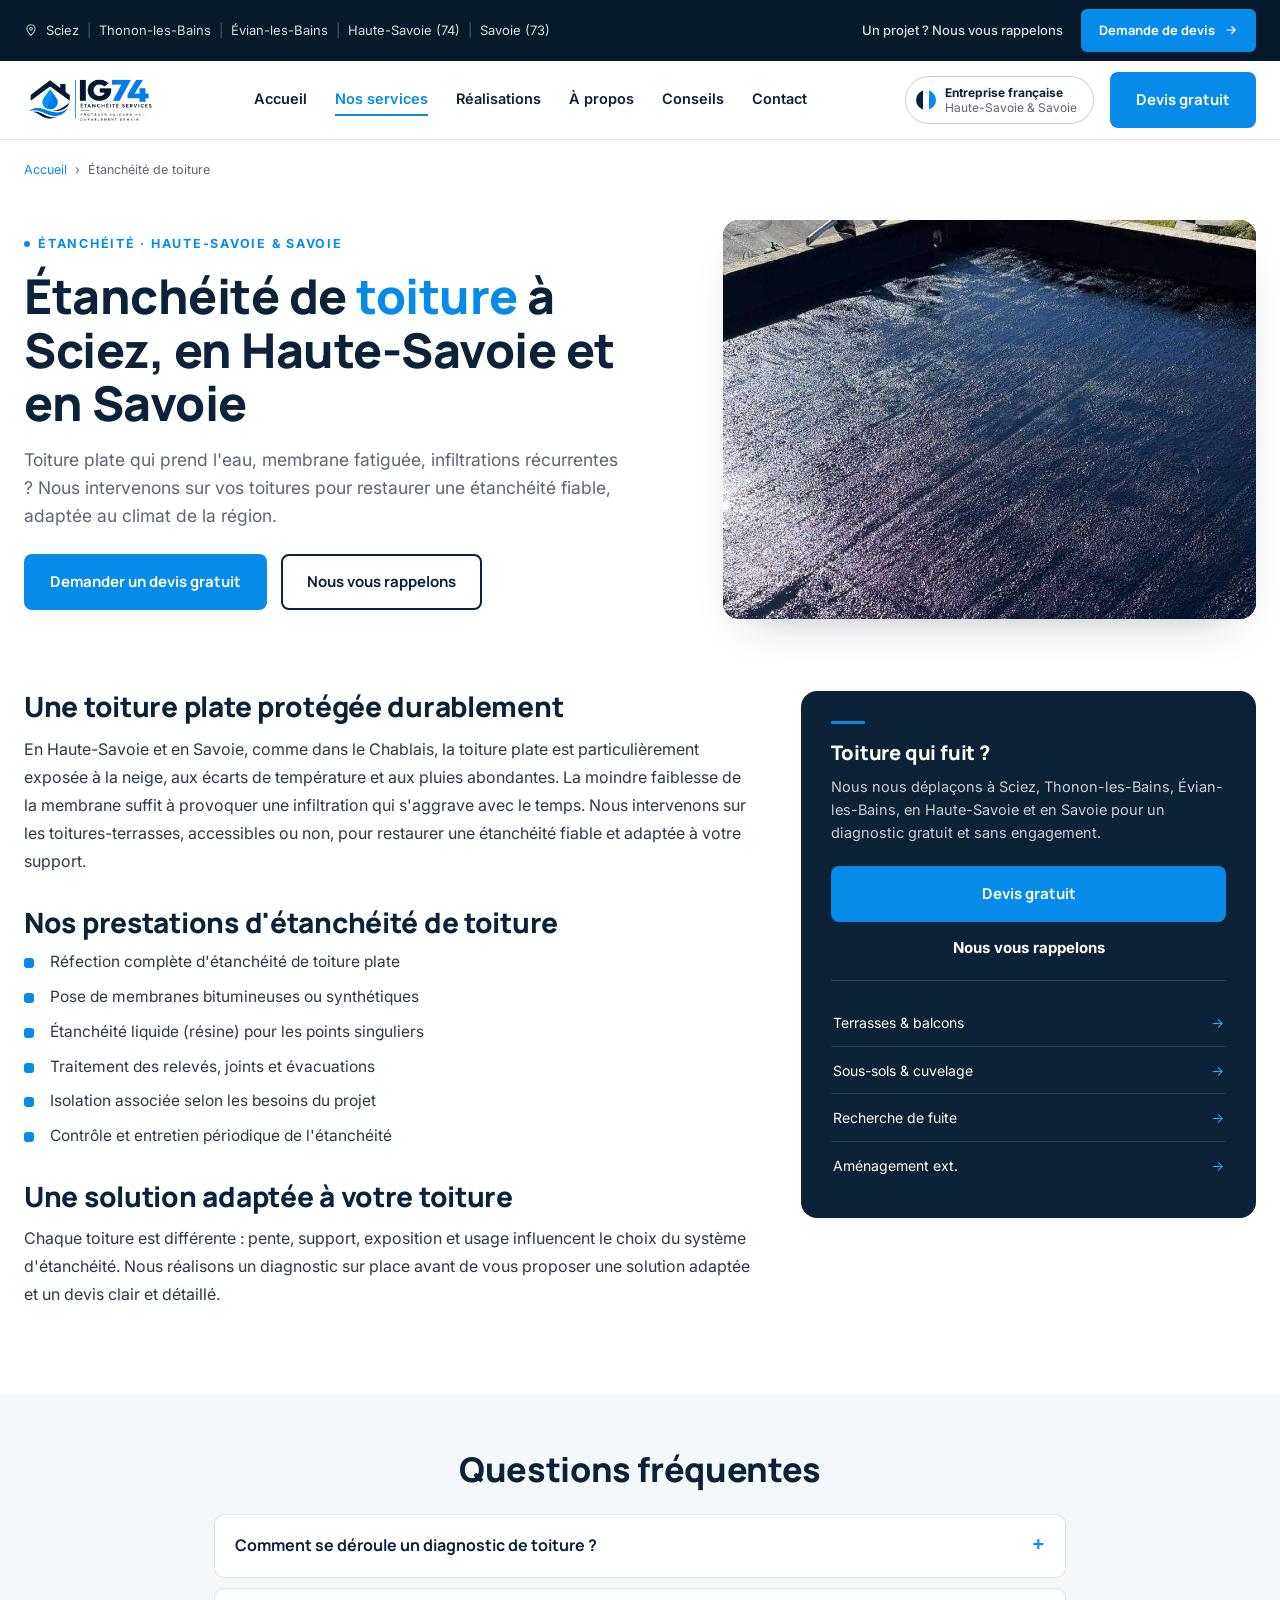
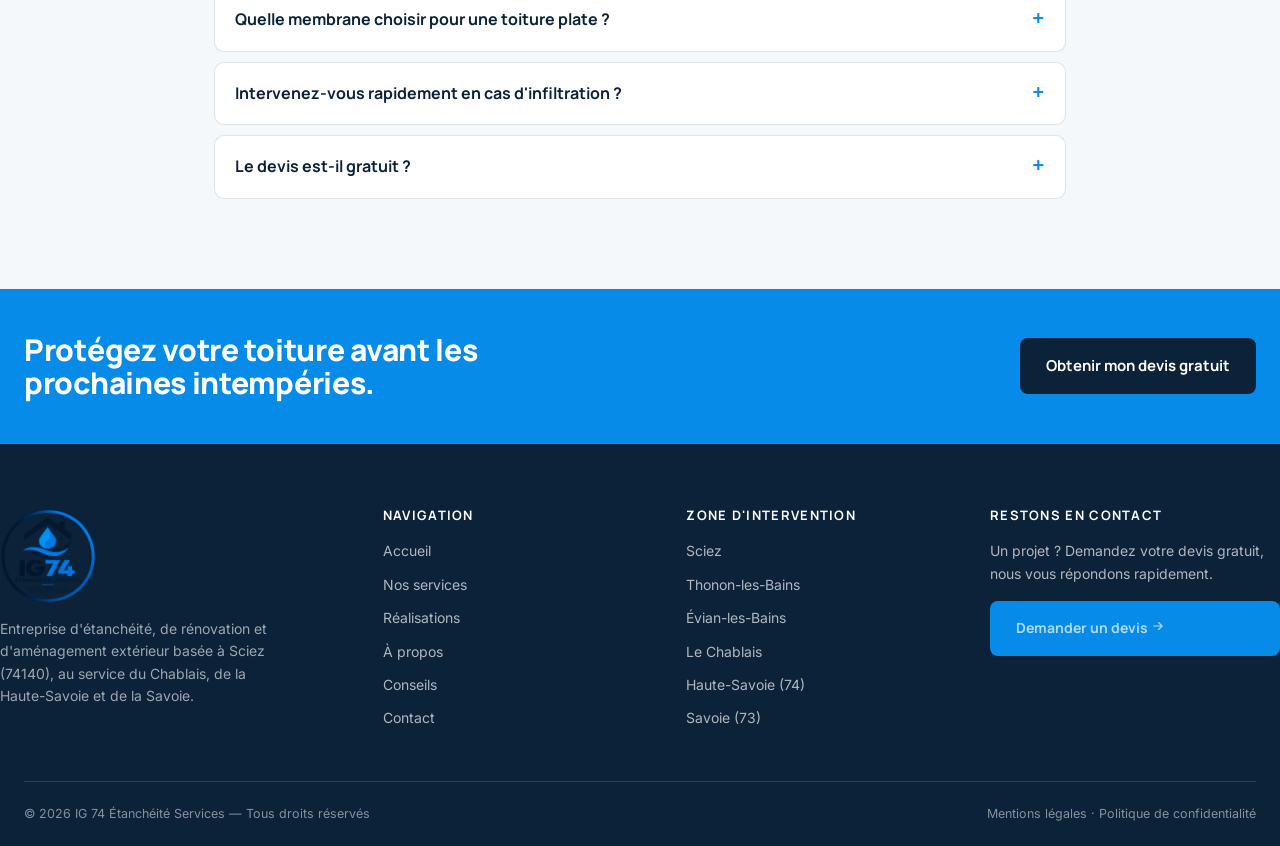
<file: etancheite-toiture.html>
<!DOCTYPE html>
<html lang="fr">
<head>
<meta charset="UTF-8">
<meta name="viewport" content="width=device-width, initial-scale=1">
<title>Étanchéité de toiture à Sciez (Haute-Savoie) | IG 74</title>
<meta name="description" content="Toiture plate qui fuit ? IG 74 intervient à Sciez, en Haute-Savoie et en Savoie pour un diagnostic et un devis gratuits.">
<meta name="robots" content="index, follow">
<link rel="icon" type="image/png" href="assets/images/favicon-ig74.png">
<link rel="canonical" href="https://DOMAINE-A-DEFINIR.exemple/etancheite-toiture.html">
<meta name="geo.region" content="FR-74">
<meta name="geo.placename" content="Sciez">
<meta property="og:type" content="website">
<meta property="og:locale" content="fr_FR">
<meta property="og:title" content="Étanchéité de toiture à Sciez (Haute-Savoie) | IG 74">
<meta property="og:description" content="Toiture plate qui fuit ? IG 74 intervient à Sciez, en Haute-Savoie et en Savoie pour un diagnostic et un devis gratuits.">
<meta property="og:image" content="https://DOMAINE-A-DEFINIR.exemple/media/realisations/realisation-toiture-plate-etancheifiee.jpg">
<meta property="og:url" content="https://DOMAINE-A-DEFINIR.exemple/etancheite-toiture.html">
<meta property="og:site_name" content="IG 74 Étanchéité Services">
<link rel="preconnect" href="https://fonts.googleapis.com">
<link rel="preconnect" href="https://fonts.gstatic.com" crossorigin>
<link href="https://fonts.googleapis.com/css2?family=Manrope:wght@700;800;900&family=Inter:wght@400;500;600;700&display=swap" rel="stylesheet">
<link rel="stylesheet" href="assets/css/base.css">
<link rel="stylesheet" href="assets/css/service.css">
<script type="application/ld+json">
{
  "@context": "https://schema.org",
  "@type": "Service",
  "serviceType": "Étanchéité de toiture",
  "provider": {"@id": "https://DOMAINE-A-DEFINIR.exemple/#business", "@type": "GeneralContractor", "name": "IG 74 Étanchéité Services"},
  "areaServed": [{"@type": "City", "name": "Sciez"}, {"@type": "City", "name": "Thonon-les-Bains"}, {"@type": "City", "name": "Évian-les-Bains"}, {"@type": "AdministrativeArea", "name": "Haute-Savoie"}, {"@type": "AdministrativeArea", "name": "Savoie"}],
  "description": "Étanchéité et réfection de toitures plates à Sciez, en Haute-Savoie et en Savoie : membranes bitumineuses ou synthétiques, résine liquide.",
  "url": "https://DOMAINE-A-DEFINIR.exemple/etancheite-toiture.html"
}
</script>
<script type="application/ld+json">
{
  "@context": "https://schema.org",
  "@type": "BreadcrumbList",
  "itemListElement": [
    {"@type": "ListItem", "position": 1, "name": "Accueil", "item": "https://DOMAINE-A-DEFINIR.exemple/"},
    {"@type": "ListItem", "position": 2, "name": "Étanchéité de toiture", "item": "https://DOMAINE-A-DEFINIR.exemple/etancheite-toiture.html"}
  ]
}
</script>
</head>
<body>

<div class="topbar">
  <div class="wrap">
    <div class="topbar-zones">
      <svg width="14" height="14" viewBox="0 0 24 24" fill="none" aria-hidden="true"><path d="M12 21s7-6.2 7-11a7 7 0 10-14 0c0 4.8 7 11 7 11z" stroke="currentColor" stroke-width="2"/><circle cx="12" cy="10" r="2.3" stroke="currentColor" stroke-width="2"/></svg>
      <span>Sciez</span><span class="sep">|</span><span>Thonon-les-Bains</span><span class="sep">|</span><span>Évian-les-Bains</span><span class="sep">|</span><span>Haute-Savoie (74)</span><span class="sep">|</span><span>Savoie (73)</span>
    </div>
    <div class="topbar-right">
      <a class="callback" href="contact.html" data-track="callback_click">Un projet ? Nous vous rappelons</a>
      <a class="btn btn-primary" href="contact.html" data-track="quote_click">Demande de devis <svg width="14" height="14" viewBox="0 0 24 24" fill="none"><path d="M5 12h14M13 6l6 6-6 6" stroke="currentColor" stroke-width="2" stroke-linecap="round" stroke-linejoin="round"/></svg></a>
    </div>
  </div>
</div>

<header id="top">
  <div class="wrap nav" id="nav">
    <a class="logo" href="index.html" aria-label="IG 74 Étanchéité Services — Accueil">
      <img src="assets/images/logo-ig74-header.webp" alt="IG 74 Étanchéité Services" width="480" height="160">
    </a>
    <nav class="navlinks">
      <a href="index.html">Accueil</a>
      <a href="index.html#services" class="active">Nos services</a>
      <a href="realisations.html">Réalisations</a>
      <a href="index.html#entreprise">À propos</a>
      <a href="index.html#methode">Conseils</a>
      <a href="contact.html">Contact</a>
    </nav>
    <div class="nav-cta">
      <div class="nav-badge">
        <span class="flag" aria-hidden="true"><i></i><i></i><i></i></span>
        <span class="nb-text"><b>Entreprise française</b><i>Haute-Savoie &amp; Savoie</i></span>
      </div>
      <a class="btn btn-primary" href="contact.html" data-track="quote_click">Devis gratuit</a>
      <button class="burger" id="burger" aria-label="Menu"><span></span><span></span><span></span></button>
    </div>
  </div>
</header>

<div class="wrap"><nav class="crumb" aria-label="Breadcrumb"><a href="index.html">Accueil</a> &nbsp;›&nbsp; Étanchéité de toiture</nav></div>

<section class="svc-hero">
  <div class="wrap svc-hero-grid">
    <div class="reveal">
      <span class="eyebrow"><span class="dot"></span>Étanchéité · Haute-Savoie &amp; Savoie</span>
      <h1>Étanchéité de <span class="accent">toiture</span> à Sciez, en Haute-Savoie et en Savoie</h1>
      <p class="lead">Toiture plate qui prend l&#x27;eau, membrane fatiguée, infiltrations récurrentes ? Nous intervenons sur vos toitures pour restaurer une étanchéité fiable, adaptée au climat de la région.</p>
      <div class="hero-cta">
        <a class="btn btn-primary" href="contact.html" data-track="quote_click">Demander un devis gratuit</a>
        <a class="btn btn-ghost" href="contact.html" data-track="callback_click">Nous vous rappelons</a>
      </div>
    </div>
    <div class="svc-media reveal">
      <img src="media/realisations/realisation-toiture-plate-etancheifiee.jpg" alt="Étanchéité de toiture plate — réalisation" fetchpriority="high" decoding="async">
    </div>
  </div>
</section>

<section class="block svc-content">
  <div class="wrap svc-body">
    <div class="article reveal">
      <h2>Une toiture plate protégée durablement</h2>
      <p>En Haute-Savoie et en Savoie, comme dans le Chablais, la toiture plate est particulièrement exposée à la neige, aux écarts de température et aux pluies abondantes. La moindre faiblesse de la membrane suffit à provoquer une infiltration qui s&#x27;aggrave avec le temps. Nous intervenons sur les toitures-terrasses, accessibles ou non, pour restaurer une étanchéité fiable et adaptée à votre support.</p>
      <h2>Nos prestations d&#x27;étanchéité de toiture</h2>
      <ul>
        <li>Réfection complète d&#x27;étanchéité de toiture plate</li>
        <li>Pose de membranes bitumineuses ou synthétiques</li>
        <li>Étanchéité liquide (résine) pour les points singuliers</li>
        <li>Traitement des relevés, joints et évacuations</li>
        <li>Isolation associée selon les besoins du projet</li>
        <li>Contrôle et entretien périodique de l&#x27;étanchéité</li>
      </ul>
      <h2>Une solution adaptée à votre toiture</h2>
      <p>Chaque toiture est différente : pente, support, exposition et usage influencent le choix du système d&#x27;étanchéité. Nous réalisons un diagnostic sur place avant de vous proposer une solution adaptée et un devis clair et détaillé.</p>
    </div>
    <aside class="aside reveal">
      <h3>Toiture qui fuit ?</h3>
      <p>Nous nous déplaçons à Sciez, Thonon-les-Bains, Évian-les-Bains, en Haute-Savoie et en Savoie pour un diagnostic gratuit et sans engagement.</p>
      <a class="btn btn-primary" href="contact.html" data-track="quote_click">Devis gratuit</a>
      <a class="callback" href="contact.html" data-ig74="phone-cta" data-track="callback_click">Nous vous rappelons</a>
      <div class="mini-list">
        <a href="etancheite-terrasse.html" data-track="service_click" data-service="etancheite-terrasse">Terrasses &amp; balcons <span>→</span></a>
        <a href="etancheite-sous-sol.html" data-track="service_click" data-service="etancheite-sous-sol">Sous-sols &amp; cuvelage <span>→</span></a>
        <a href="recherche-de-fuite.html" data-track="service_click" data-service="recherche-de-fuite">Recherche de fuite <span>→</span></a>
        <a href="amenagement-exterieur.html" data-track="service_click" data-service="amenagement-exterieur">Aménagement ext. <span>→</span></a>
      </div>
    </aside>
  </div>
</section>

<section class="faq">
  <div class="wrap-narrow reveal">
    <h2>Questions fréquentes</h2>
    <div>
      <details><summary>Comment se déroule un diagnostic de toiture ?</summary><p>Nous nous déplaçons sur place pour examiner l&#x27;état de la membrane, identifier l&#x27;origine des infiltrations et vous proposer la solution la plus adaptée.</p></details>
      <details><summary>Quelle membrane choisir pour une toiture plate ?</summary><p>Bitume, membrane synthétique ou résine liquide : le choix dépend du support, de la pente et de l&#x27;usage de la toiture. Nous vous conseillons selon votre situation.</p></details>
      <details><summary>Intervenez-vous rapidement en cas d&#x27;infiltration ?</summary><p>Oui, nous privilégions une intervention rapide pour limiter les dégâts avant de proposer une réparation durable.</p></details>
      <details><summary>Le devis est-il gratuit ?</summary><p>Oui, chaque diagnostic donne lieu à un devis gratuit et sans engagement avant le début des travaux.</p></details>
    </div>
  </div>
</section>

<section class="ctaband">
  <div class="wrap">
    <h2>Protégez votre toiture avant les prochaines intempéries.</h2>
    <a class="btn btn-dark" href="contact.html" data-track="quote_click">Obtenir mon devis gratuit</a>
  </div>
</section>

<footer>
  <div class="wrap foot-top">
    <div class="foot-grid">
      <div class="foot-brand">
        <a class="logo" href="index.html" aria-label="IG 74 Étanchéité Services">
          <img src="assets/images/logo-ig74-footer.webp" alt="IG 74 Étanchéité Services" width="400" height="400">
        </a>
        <p>Entreprise d&#x27;étanchéité, de rénovation et d&#x27;aménagement extérieur basée à Sciez (74140), au service du Chablais, de la Haute-Savoie et de la Savoie.</p>
      </div>
      <div class="foot-col">
        <h4>Navigation</h4>
        <a href="index.html">Accueil</a>
        <a href="index.html#services">Nos services</a>
        <a href="realisations.html">Réalisations</a>
        <a href="index.html#entreprise">À propos</a>
        <a href="index.html#methode">Conseils</a>
        <a href="contact.html">Contact</a>
      </div>
      <div class="foot-col">
        <h4>Zone d&#x27;intervention</h4>
        <div>Sciez</div>
        <div>Thonon-les-Bains</div>
        <div>Évian-les-Bains</div>
        <div>Le Chablais</div>
        <div>Haute-Savoie (74)</div>
        <div>Savoie (73)</div>
      </div>
      <div class="foot-col">
        <h4>Restons en contact</h4>
        <p>Un projet ? Demandez votre devis gratuit, nous vous répondons rapidement.</p>
        <a class="btn btn-primary" href="contact.html" data-track="quote_click">Demander un devis <svg width="14" height="14" viewBox="0 0 24 24" fill="none"><path d="M5 12h14M13 6l6 6-6 6" stroke="currentColor" stroke-width="2" stroke-linecap="round" stroke-linejoin="round"/></svg></a>
      </div>
    </div>
  </div>
  <div class="wrap">
    <div class="foot-bottom">
      <span>© <span data-ig74="year"></span> IG 74 Étanchéité Services — Tous droits réservés</span>
      <span><a href="mentions-legales.html">Mentions légales</a> · <a href="politique-de-confidentialite.html">Politique de confidentialité</a></span>
    </div>
  </div>
</footer>

<div class="mobile-cta-bar" role="navigation" aria-label="Actions rapides">
  <a href="contact.html" data-track="quote_click"><svg width="17" height="17" viewBox="0 0 24 24" fill="none"><path d="M4 20h16M6 20V9l6-4 6 4v11M10 20v-6h4v6" stroke="currentColor" stroke-width="2" stroke-linejoin="round"/></svg>Devis</a>
  <a href="contact.html" data-track="callback_click"><svg width="17" height="17" viewBox="0 0 24 24" fill="none"><path d="M5 4h4l2 5-2.5 1.5a11 11 0 005 5L15 13l5 2v4a2 2 0 01-2 2A16 16 0 013 6a2 2 0 012-2z" stroke="currentColor" stroke-width="2" stroke-linejoin="round"/></svg>Rappel</a>
  <a class="cta-quote" href="realisations.html"><svg width="17" height="17" viewBox="0 0 24 24" fill="none"><rect x="3" y="3" width="18" height="18" rx="2" stroke="currentColor" stroke-width="2"/><circle cx="8.5" cy="8.5" r="1.4" stroke="currentColor" stroke-width="2"/><path d="M21 15l-5-5-9 9" stroke="currentColor" stroke-width="2" stroke-linecap="round"/></svg>Réalisations</a>
</div>

<script src="assets/js/site-config.js"></script>
<script src="assets/js/tracking.js"></script>
<script src="assets/js/site.js"></script>
</body>
</html>
</file>
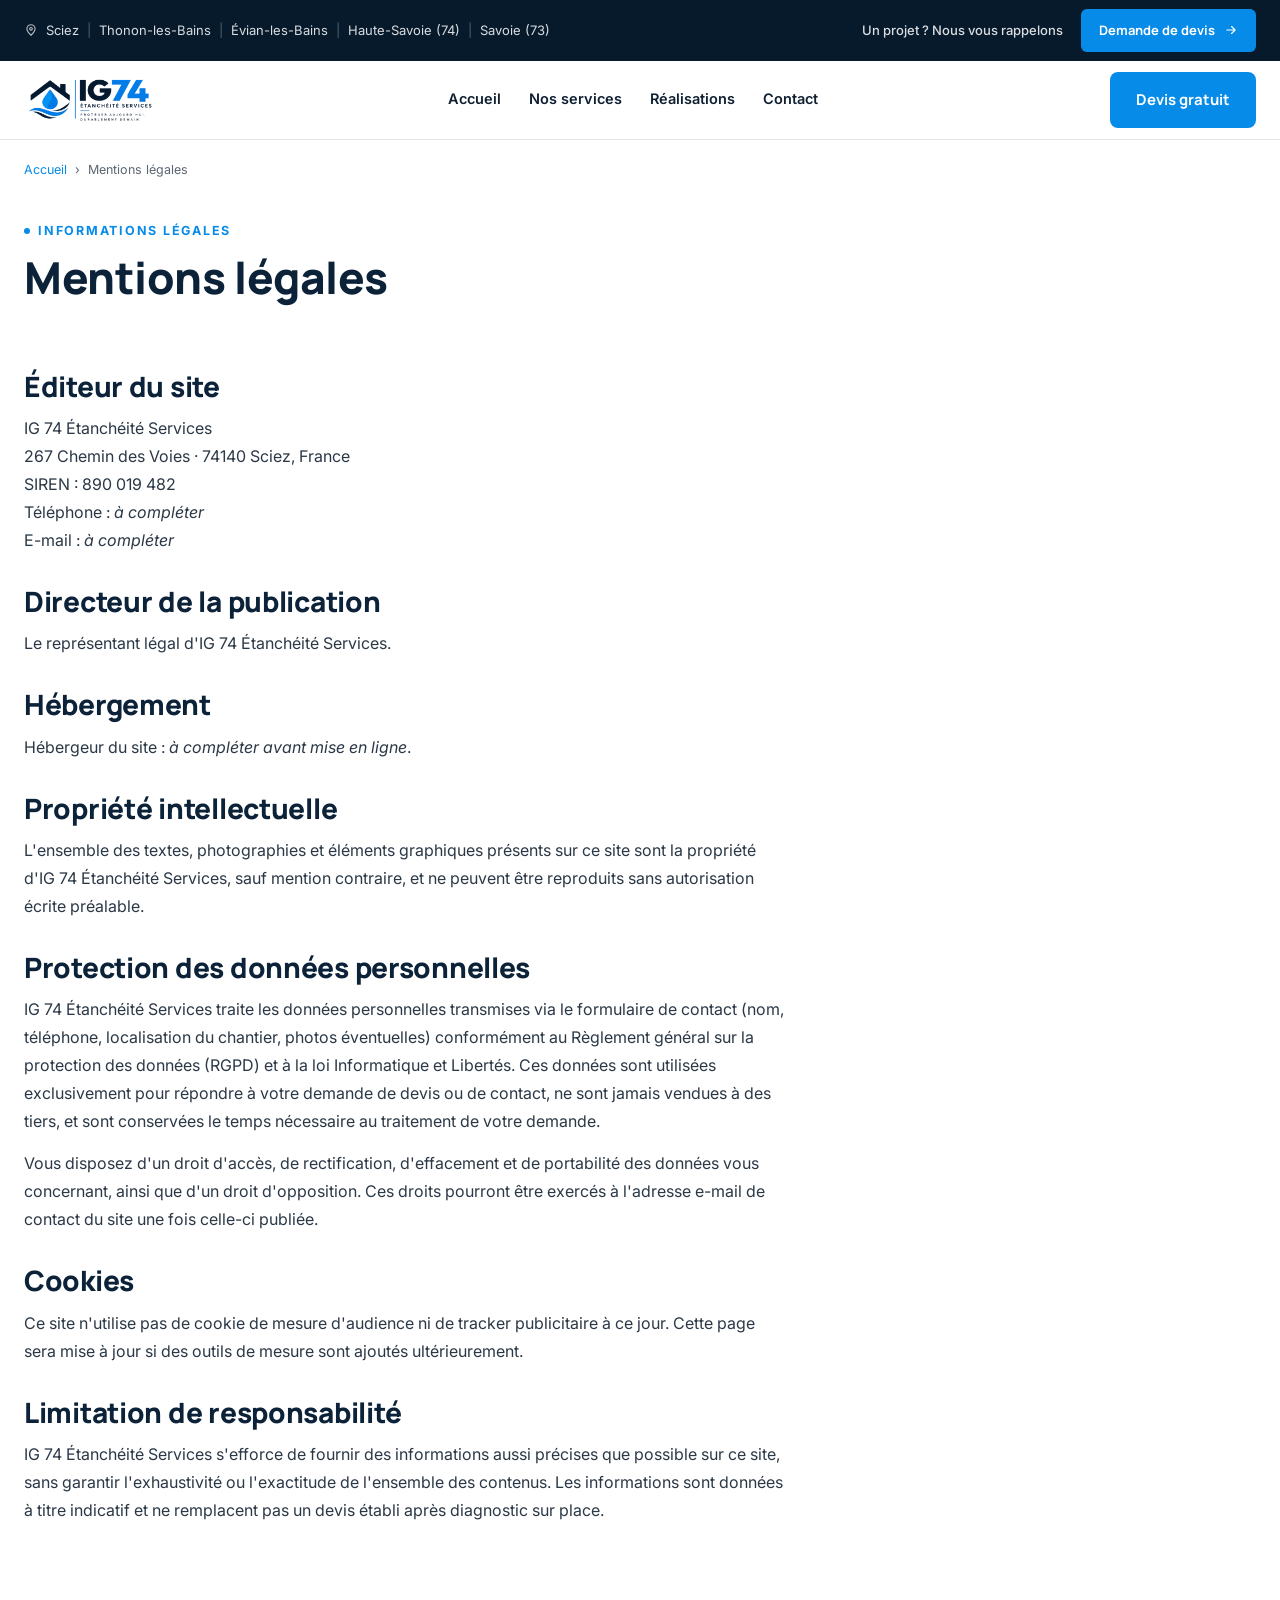
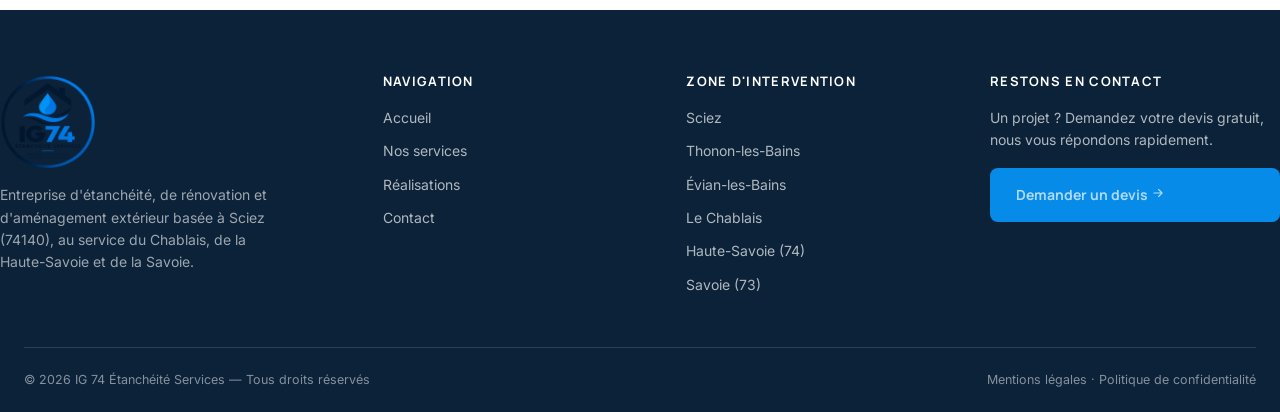
<file: mentions-legales.html>
<!DOCTYPE html>
<html lang="fr">
<head>
<meta charset="UTF-8">
<meta name="viewport" content="width=device-width, initial-scale=1">
<title>Mentions légales | IG 74 Étanchéité Services</title>
<meta name="description" content="Mentions légales et identité de l'éditeur du site IG 74 Étanchéité Services, entreprise basée à Sciez (74140).">
<meta name="robots" content="index, follow">
<link rel="icon" type="image/png" href="assets/images/favicon-ig74.png">
<link rel="canonical" href="https://DOMAINE-A-DEFINIR.exemple/mentions-legales.html">
<link rel="preconnect" href="https://fonts.googleapis.com">
<link rel="preconnect" href="https://fonts.gstatic.com" crossorigin>
<link href="https://fonts.googleapis.com/css2?family=Manrope:wght@700;800;900&family=Inter:wght@400;500;600;700&display=swap" rel="stylesheet">
<link rel="stylesheet" href="assets/css/base.css">
<link rel="stylesheet" href="assets/css/service.css">
</head>
<body class="legal">

<div class="topbar">
  <div class="wrap">
    <div class="topbar-zones">
      <svg width="14" height="14" viewBox="0 0 24 24" fill="none" aria-hidden="true"><path d="M12 21s7-6.2 7-11a7 7 0 10-14 0c0 4.8 7 11 7 11z" stroke="currentColor" stroke-width="2"/><circle cx="12" cy="10" r="2.3" stroke="currentColor" stroke-width="2"/></svg>
      <span>Sciez</span><span class="sep">|</span><span>Thonon-les-Bains</span><span class="sep">|</span><span>Évian-les-Bains</span><span class="sep">|</span><span>Haute-Savoie (74)</span><span class="sep">|</span><span>Savoie (73)</span>
    </div>
    <div class="topbar-right">
      <a class="callback" href="contact.html">Un projet ? Nous vous rappelons</a>
      <a class="btn btn-primary" href="contact.html" data-track="quote_click">Demande de devis <svg width="14" height="14" viewBox="0 0 24 24" fill="none"><path d="M5 12h14M13 6l6 6-6 6" stroke="currentColor" stroke-width="2" stroke-linecap="round" stroke-linejoin="round"/></svg></a>
    </div>
  </div>
</div>

<header id="top">
  <div class="wrap nav" id="nav">
    <a class="logo" href="index.html" aria-label="IG 74 Étanchéité Services — Accueil">
      <img src="assets/images/logo-ig74-header.webp" alt="IG 74 Étanchéité Services" width="480" height="160">
    </a>
    <nav class="navlinks">
      <a href="index.html">Accueil</a>
      <a href="index.html#services">Nos services</a>
      <a href="realisations.html">Réalisations</a>
      <a href="contact.html">Contact</a>
    </nav>
    <div class="nav-cta">
      <a class="btn btn-primary" href="contact.html" data-track="quote_click">Devis gratuit</a>
      <button class="burger" id="burger" aria-label="Menu"><span></span><span></span><span></span></button>
    </div>
  </div>
</header>

<div class="wrap"><nav class="crumb" aria-label="Breadcrumb"><a href="index.html">Accueil</a> &nbsp;›&nbsp; Mentions légales</nav></div>

<section class="legal-hero">
  <div class="wrap">
    <span class="eyebrow"><span class="dot"></span>Informations légales</span>
    <h1>Mentions légales</h1>
  </div>
</section>

<section class="block svc-content">
  <div class="wrap">
    <div class="article legal">
      <h2>Éditeur du site</h2>
      <p>IG 74 Étanchéité Services<br>
      267 Chemin des Voies · 74140 Sciez, France<br>
      SIREN : 890 019 482<br>
      Téléphone : <em>à compléter</em><br>
      E-mail : <em>à compléter</em></p>

      <h2>Directeur de la publication</h2>
      <p>Le représentant légal d&#x27;IG 74 Étanchéité Services.</p>

      <h2>Hébergement</h2>
      <p>Hébergeur du site : <em>à compléter avant mise en ligne</em>.</p>

      <h2>Propriété intellectuelle</h2>
      <p>L&#x27;ensemble des textes, photographies et éléments graphiques présents sur ce site sont la propriété d&#x27;IG 74 Étanchéité Services, sauf mention contraire, et ne peuvent être reproduits sans autorisation écrite préalable.</p>

      <h2>Protection des données personnelles</h2>
      <p>IG 74 Étanchéité Services traite les données personnelles transmises via le formulaire de contact (nom, téléphone, localisation du chantier, photos éventuelles) conformément au Règlement général sur la protection des données (RGPD) et à la loi Informatique et Libertés. Ces données sont utilisées exclusivement pour répondre à votre demande de devis ou de contact, ne sont jamais vendues à des tiers, et sont conservées le temps nécessaire au traitement de votre demande.</p>
      <p>Vous disposez d&#x27;un droit d&#x27;accès, de rectification, d&#x27;effacement et de portabilité des données vous concernant, ainsi que d&#x27;un droit d&#x27;opposition. Ces droits pourront être exercés à l&#x27;adresse e-mail de contact du site une fois celle-ci publiée.</p>

      <h2>Cookies</h2>
      <p>Ce site n&#x27;utilise pas de cookie de mesure d&#x27;audience ni de tracker publicitaire à ce jour. Cette page sera mise à jour si des outils de mesure sont ajoutés ultérieurement.</p>

      <h2>Limitation de responsabilité</h2>
      <p>IG 74 Étanchéité Services s&#x27;efforce de fournir des informations aussi précises que possible sur ce site, sans garantir l&#x27;exhaustivité ou l&#x27;exactitude de l&#x27;ensemble des contenus. Les informations sont données à titre indicatif et ne remplacent pas un devis établi après diagnostic sur place.</p>
    </div>
  </div>
</section>

<footer>
  <div class="wrap foot-top">
    <div class="foot-grid">
      <div class="foot-brand">
        <a class="logo" href="index.html" aria-label="IG 74 Étanchéité Services">
          <img src="assets/images/logo-ig74-footer.webp" alt="IG 74 Étanchéité Services" width="400" height="400">
        </a>
        <p>Entreprise d&#x27;étanchéité, de rénovation et d&#x27;aménagement extérieur basée à Sciez (74140), au service du Chablais, de la Haute-Savoie et de la Savoie.</p>
      </div>
      <div class="foot-col">
        <h4>Navigation</h4>
        <a href="index.html">Accueil</a>
        <a href="index.html#services">Nos services</a>
        <a href="realisations.html">Réalisations</a>
        <a href="contact.html">Contact</a>
      </div>
      <div class="foot-col">
        <h4>Zone d&#x27;intervention</h4>
        <div>Sciez</div>
        <div>Thonon-les-Bains</div>
        <div>Évian-les-Bains</div>
        <div>Le Chablais</div>
        <div>Haute-Savoie (74)</div>
        <div>Savoie (73)</div>
      </div>
      <div class="foot-col">
        <h4>Restons en contact</h4>
        <p>Un projet ? Demandez votre devis gratuit, nous vous répondons rapidement.</p>
        <a class="btn btn-primary" href="contact.html" data-track="quote_click">Demander un devis <svg width="14" height="14" viewBox="0 0 24 24" fill="none"><path d="M5 12h14M13 6l6 6-6 6" stroke="currentColor" stroke-width="2" stroke-linecap="round" stroke-linejoin="round"/></svg></a>
      </div>
    </div>
  </div>
  <div class="wrap">
    <div class="foot-bottom">
      <span>© <span data-ig74="year"></span> IG 74 Étanchéité Services — Tous droits réservés</span>
      <span><a href="mentions-legales.html">Mentions légales</a> · <a href="politique-de-confidentialite.html">Politique de confidentialité</a></span>
    </div>
  </div>
</footer>

<script src="assets/js/site-config.js"></script>
<script src="assets/js/tracking.js"></script>
<script src="assets/js/site.js"></script>
</body>
</html>
</file>
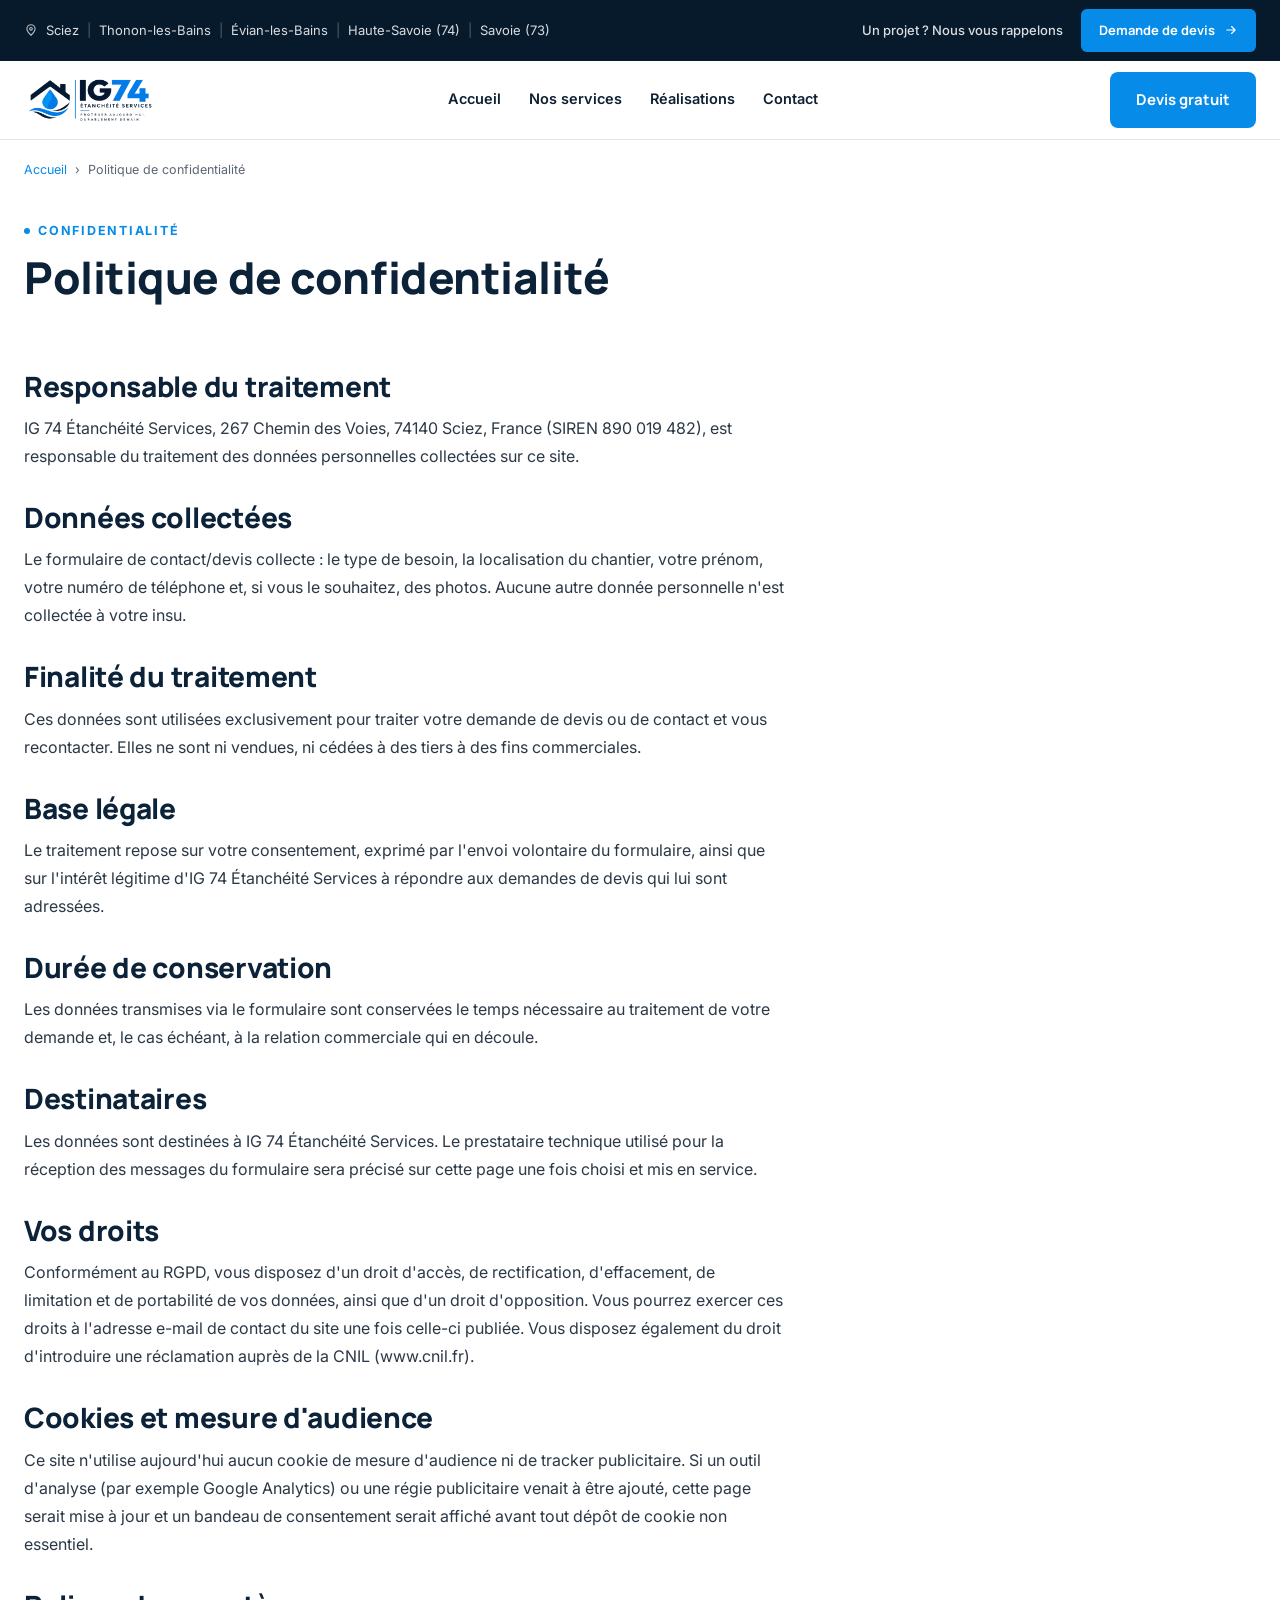
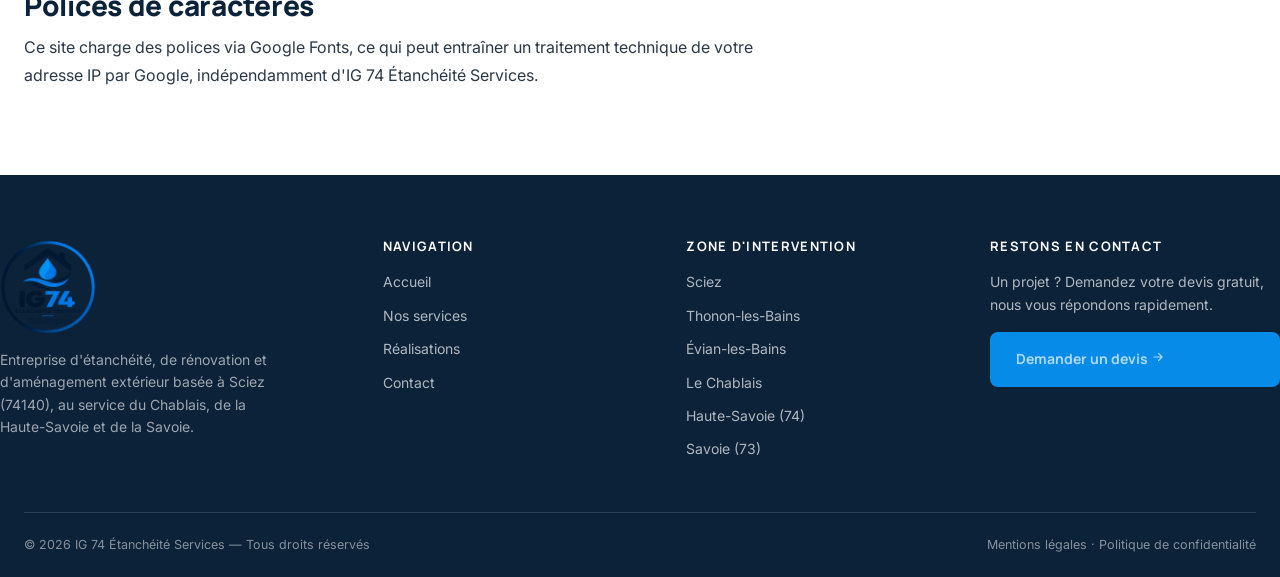
<file: politique-de-confidentialite.html>
<!DOCTYPE html>
<html lang="fr">
<head>
<meta charset="UTF-8">
<meta name="viewport" content="width=device-width, initial-scale=1">
<title>Politique de confidentialité | IG 74 Étanchéité Services</title>
<meta name="description" content="Politique de confidentialité et protection des données personnelles du site IG 74 Étanchéité Services.">
<meta name="robots" content="index, follow">
<link rel="icon" type="image/png" href="assets/images/favicon-ig74.png">
<link rel="canonical" href="https://DOMAINE-A-DEFINIR.exemple/politique-de-confidentialite.html">
<link rel="preconnect" href="https://fonts.googleapis.com">
<link rel="preconnect" href="https://fonts.gstatic.com" crossorigin>
<link href="https://fonts.googleapis.com/css2?family=Manrope:wght@700;800;900&family=Inter:wght@400;500;600;700&display=swap" rel="stylesheet">
<link rel="stylesheet" href="assets/css/base.css">
<link rel="stylesheet" href="assets/css/service.css">
</head>
<body class="legal">

<div class="topbar">
  <div class="wrap">
    <div class="topbar-zones">
      <svg width="14" height="14" viewBox="0 0 24 24" fill="none" aria-hidden="true"><path d="M12 21s7-6.2 7-11a7 7 0 10-14 0c0 4.8 7 11 7 11z" stroke="currentColor" stroke-width="2"/><circle cx="12" cy="10" r="2.3" stroke="currentColor" stroke-width="2"/></svg>
      <span>Sciez</span><span class="sep">|</span><span>Thonon-les-Bains</span><span class="sep">|</span><span>Évian-les-Bains</span><span class="sep">|</span><span>Haute-Savoie (74)</span><span class="sep">|</span><span>Savoie (73)</span>
    </div>
    <div class="topbar-right">
      <a class="callback" href="contact.html">Un projet ? Nous vous rappelons</a>
      <a class="btn btn-primary" href="contact.html" data-track="quote_click">Demande de devis <svg width="14" height="14" viewBox="0 0 24 24" fill="none"><path d="M5 12h14M13 6l6 6-6 6" stroke="currentColor" stroke-width="2" stroke-linecap="round" stroke-linejoin="round"/></svg></a>
    </div>
  </div>
</div>

<header id="top">
  <div class="wrap nav" id="nav">
    <a class="logo" href="index.html" aria-label="IG 74 Étanchéité Services — Accueil">
      <img src="assets/images/logo-ig74-header.webp" alt="IG 74 Étanchéité Services" width="480" height="160">
    </a>
    <nav class="navlinks">
      <a href="index.html">Accueil</a>
      <a href="index.html#services">Nos services</a>
      <a href="realisations.html">Réalisations</a>
      <a href="contact.html">Contact</a>
    </nav>
    <div class="nav-cta">
      <a class="btn btn-primary" href="contact.html" data-track="quote_click">Devis gratuit</a>
      <button class="burger" id="burger" aria-label="Menu"><span></span><span></span><span></span></button>
    </div>
  </div>
</header>

<div class="wrap"><nav class="crumb" aria-label="Breadcrumb"><a href="index.html">Accueil</a> &nbsp;›&nbsp; Politique de confidentialité</nav></div>

<section class="legal-hero">
  <div class="wrap">
    <span class="eyebrow"><span class="dot"></span>Confidentialité</span>
    <h1>Politique de confidentialité</h1>
  </div>
</section>

<section class="block svc-content">
  <div class="wrap">
    <div class="article legal">
      <h2>Responsable du traitement</h2>
      <p>IG 74 Étanchéité Services, 267 Chemin des Voies, 74140 Sciez, France (SIREN 890 019 482), est responsable du traitement des données personnelles collectées sur ce site.</p>

      <h2>Données collectées</h2>
      <p>Le formulaire de contact/devis collecte : le type de besoin, la localisation du chantier, votre prénom, votre numéro de téléphone et, si vous le souhaitez, des photos. Aucune autre donnée personnelle n&#x27;est collectée à votre insu.</p>

      <h2>Finalité du traitement</h2>
      <p>Ces données sont utilisées exclusivement pour traiter votre demande de devis ou de contact et vous recontacter. Elles ne sont ni vendues, ni cédées à des tiers à des fins commerciales.</p>

      <h2>Base légale</h2>
      <p>Le traitement repose sur votre consentement, exprimé par l&#x27;envoi volontaire du formulaire, ainsi que sur l&#x27;intérêt légitime d&#x27;IG 74 Étanchéité Services à répondre aux demandes de devis qui lui sont adressées.</p>

      <h2>Durée de conservation</h2>
      <p>Les données transmises via le formulaire sont conservées le temps nécessaire au traitement de votre demande et, le cas échéant, à la relation commerciale qui en découle.</p>

      <h2>Destinataires</h2>
      <p>Les données sont destinées à IG 74 Étanchéité Services. Le prestataire technique utilisé pour la réception des messages du formulaire sera précisé sur cette page une fois choisi et mis en service.</p>

      <h2>Vos droits</h2>
      <p>Conformément au RGPD, vous disposez d&#x27;un droit d&#x27;accès, de rectification, d&#x27;effacement, de limitation et de portabilité de vos données, ainsi que d&#x27;un droit d&#x27;opposition. Vous pourrez exercer ces droits à l&#x27;adresse e-mail de contact du site une fois celle-ci publiée. Vous disposez également du droit d&#x27;introduire une réclamation auprès de la CNIL (www.cnil.fr).</p>

      <h2>Cookies et mesure d&#x27;audience</h2>
      <p>Ce site n&#x27;utilise aujourd&#x27;hui aucun cookie de mesure d&#x27;audience ni de tracker publicitaire. Si un outil d&#x27;analyse (par exemple Google Analytics) ou une régie publicitaire venait à être ajouté, cette page serait mise à jour et un bandeau de consentement serait affiché avant tout dépôt de cookie non essentiel.</p>

      <h2>Polices de caractères</h2>
      <p>Ce site charge des polices via Google Fonts, ce qui peut entraîner un traitement technique de votre adresse IP par Google, indépendamment d&#x27;IG 74 Étanchéité Services.</p>
    </div>
  </div>
</section>

<footer>
  <div class="wrap foot-top">
    <div class="foot-grid">
      <div class="foot-brand">
        <a class="logo" href="index.html" aria-label="IG 74 Étanchéité Services">
          <img src="assets/images/logo-ig74-footer.webp" alt="IG 74 Étanchéité Services" width="400" height="400">
        </a>
        <p>Entreprise d&#x27;étanchéité, de rénovation et d&#x27;aménagement extérieur basée à Sciez (74140), au service du Chablais, de la Haute-Savoie et de la Savoie.</p>
      </div>
      <div class="foot-col">
        <h4>Navigation</h4>
        <a href="index.html">Accueil</a>
        <a href="index.html#services">Nos services</a>
        <a href="realisations.html">Réalisations</a>
        <a href="contact.html">Contact</a>
      </div>
      <div class="foot-col">
        <h4>Zone d&#x27;intervention</h4>
        <div>Sciez</div>
        <div>Thonon-les-Bains</div>
        <div>Évian-les-Bains</div>
        <div>Le Chablais</div>
        <div>Haute-Savoie (74)</div>
        <div>Savoie (73)</div>
      </div>
      <div class="foot-col">
        <h4>Restons en contact</h4>
        <p>Un projet ? Demandez votre devis gratuit, nous vous répondons rapidement.</p>
        <a class="btn btn-primary" href="contact.html" data-track="quote_click">Demander un devis <svg width="14" height="14" viewBox="0 0 24 24" fill="none"><path d="M5 12h14M13 6l6 6-6 6" stroke="currentColor" stroke-width="2" stroke-linecap="round" stroke-linejoin="round"/></svg></a>
      </div>
    </div>
  </div>
  <div class="wrap">
    <div class="foot-bottom">
      <span>© <span data-ig74="year"></span> IG 74 Étanchéité Services — Tous droits réservés</span>
      <span><a href="mentions-legales.html">Mentions légales</a> · <a href="politique-de-confidentialite.html">Politique de confidentialité</a></span>
    </div>
  </div>
</footer>

<script src="assets/js/site-config.js"></script>
<script src="assets/js/tracking.js"></script>
<script src="assets/js/site.js"></script>
</body>
</html>
</file>
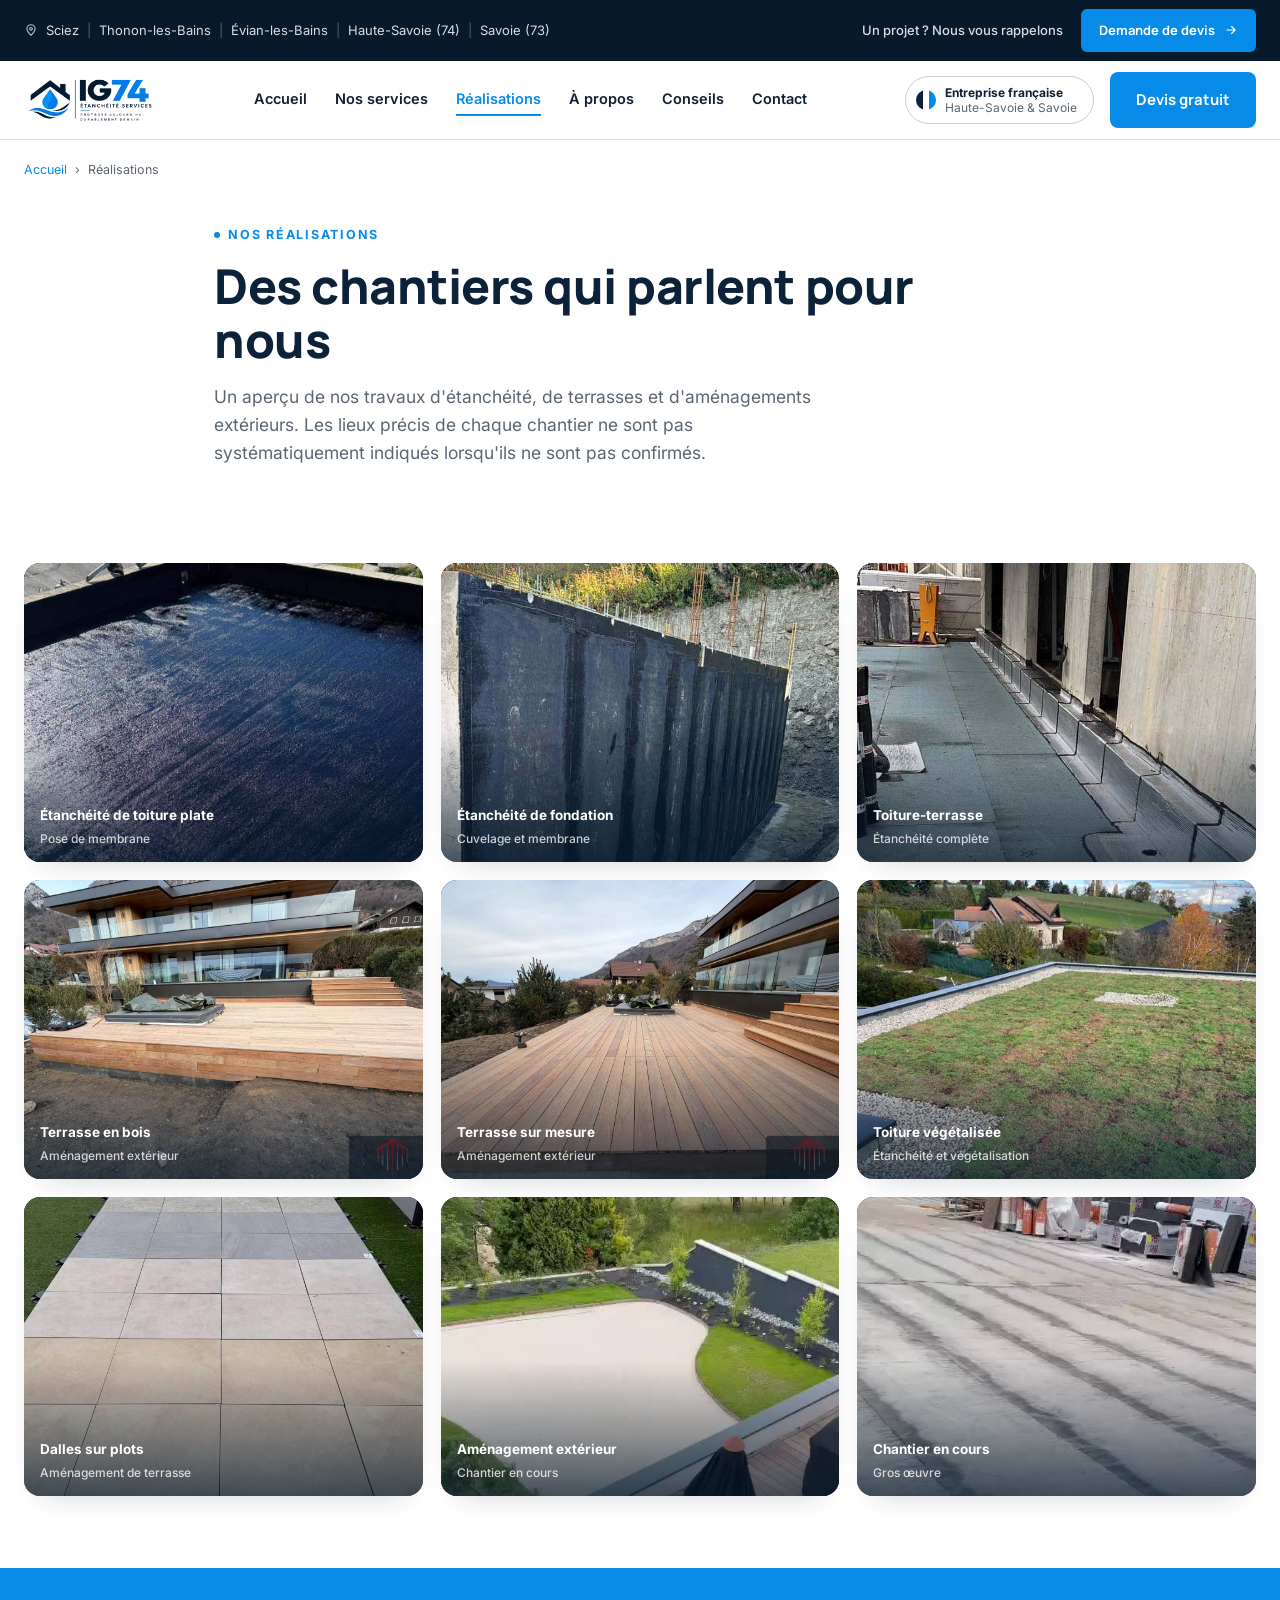
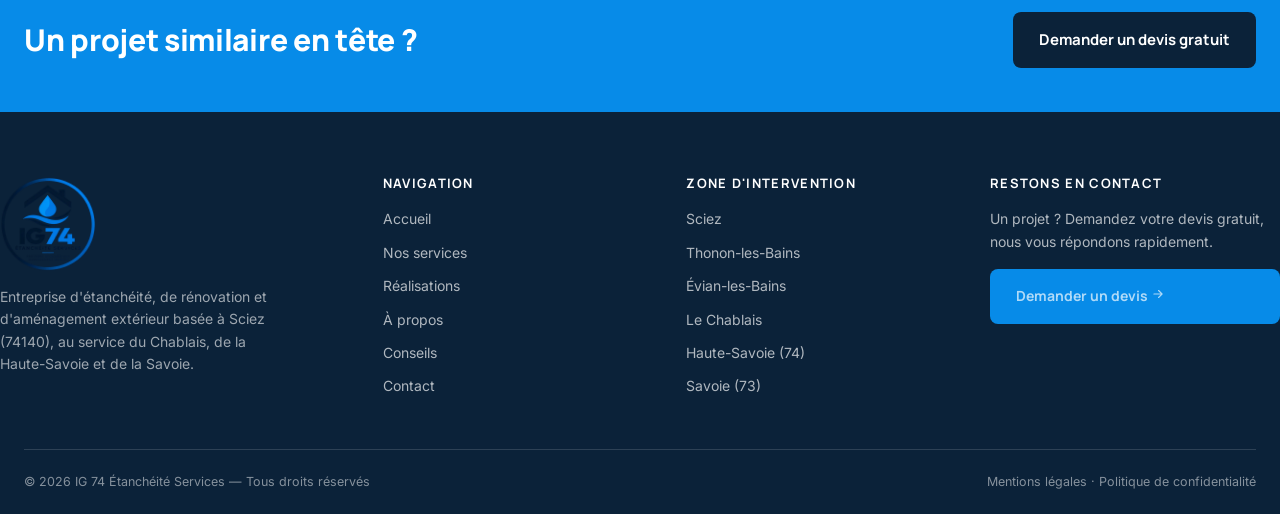
<file: realisations.html>
<!DOCTYPE html>
<html lang="fr">
<head>
<meta charset="UTF-8">
<meta name="viewport" content="width=device-width, initial-scale=1">
<title>Nos réalisations à Sciez | IG 74</title>
<meta name="description" content="Découvrez les chantiers d&#x27;étanchéité, terrasses et aménagements extérieurs réalisés par IG 74 à Sciez, en Haute-Savoie et en Savoie.">
<meta name="robots" content="index, follow">
<link rel="icon" type="image/png" href="assets/images/favicon-ig74.png">
<link rel="canonical" href="https://DOMAINE-A-DEFINIR.exemple/realisations.html">
<meta name="geo.region" content="FR-74">
<meta name="geo.placename" content="Sciez">
<meta property="og:type" content="website">
<meta property="og:locale" content="fr_FR">
<meta property="og:title" content="Nos réalisations à Sciez | IG 74">
<meta property="og:description" content="Découvrez les chantiers d&#x27;étanchéité, terrasses et aménagements extérieurs réalisés par IG 74 à Sciez, en Haute-Savoie et en Savoie.">
<meta property="og:image" content="https://DOMAINE-A-DEFINIR.exemple/media/realisations/realisation-terrasse-bois-sur-mesure.jpg">
<meta property="og:url" content="https://DOMAINE-A-DEFINIR.exemple/realisations.html">
<meta property="og:site_name" content="IG 74 Étanchéité Services">
<link rel="preconnect" href="https://fonts.googleapis.com">
<link rel="preconnect" href="https://fonts.gstatic.com" crossorigin>
<link href="https://fonts.googleapis.com/css2?family=Manrope:wght@700;800;900&family=Inter:wght@400;500;600;700&display=swap" rel="stylesheet">
<link rel="stylesheet" href="assets/css/base.css">
<link rel="stylesheet" href="assets/css/service.css">
<script type="application/ld+json">
{
  "@context": "https://schema.org",
  "@type": "BreadcrumbList",
  "itemListElement": [
    {"@type": "ListItem", "position": 1, "name": "Accueil", "item": "https://DOMAINE-A-DEFINIR.exemple/"},
    {"@type": "ListItem", "position": 2, "name": "Réalisations", "item": "https://DOMAINE-A-DEFINIR.exemple/realisations.html"}
  ]
}
</script>
</head>
<body>

<div class="topbar">
  <div class="wrap">
    <div class="topbar-zones">
      <svg width="14" height="14" viewBox="0 0 24 24" fill="none" aria-hidden="true"><path d="M12 21s7-6.2 7-11a7 7 0 10-14 0c0 4.8 7 11 7 11z" stroke="currentColor" stroke-width="2"/><circle cx="12" cy="10" r="2.3" stroke="currentColor" stroke-width="2"/></svg>
      <span>Sciez</span><span class="sep">|</span><span>Thonon-les-Bains</span><span class="sep">|</span><span>Évian-les-Bains</span><span class="sep">|</span><span>Haute-Savoie (74)</span><span class="sep">|</span><span>Savoie (73)</span>
    </div>
    <div class="topbar-right">
      <a class="callback" href="contact.html" data-track="callback_click">Un projet ? Nous vous rappelons</a>
      <a class="btn btn-primary" href="contact.html" data-track="quote_click">Demande de devis <svg width="14" height="14" viewBox="0 0 24 24" fill="none"><path d="M5 12h14M13 6l6 6-6 6" stroke="currentColor" stroke-width="2" stroke-linecap="round" stroke-linejoin="round"/></svg></a>
    </div>
  </div>
</div>

<header id="top">
  <div class="wrap nav" id="nav">
    <a class="logo" href="index.html" aria-label="IG 74 Étanchéité Services — Accueil">
      <img src="assets/images/logo-ig74-header.webp" alt="IG 74 Étanchéité Services" width="480" height="160">
    </a>
    <nav class="navlinks">
      <a href="index.html">Accueil</a>
      <a href="index.html#services">Nos services</a>
      <a href="realisations.html" class="active">Réalisations</a>
      <a href="index.html#entreprise">À propos</a>
      <a href="index.html#methode">Conseils</a>
      <a href="contact.html">Contact</a>
    </nav>
    <div class="nav-cta">
      <div class="nav-badge">
        <span class="flag" aria-hidden="true"><i></i><i></i><i></i></span>
        <span class="nb-text"><b>Entreprise française</b><i>Haute-Savoie &amp; Savoie</i></span>
      </div>
      <a class="btn btn-primary" href="contact.html" data-track="quote_click">Devis gratuit</a>
      <button class="burger" id="burger" aria-label="Menu"><span></span><span></span><span></span></button>
    </div>
  </div>
</header>

<div class="wrap"><nav class="crumb" aria-label="Breadcrumb"><a href="index.html">Accueil</a> &nbsp;›&nbsp; Réalisations</nav></div>

<section class="svc-hero">
  <div class="wrap-narrow reveal">
    <span class="eyebrow"><span class="dot"></span>Nos réalisations</span>
    <h1>Des chantiers qui parlent pour nous</h1>
    <p class="lead">Un aperçu de nos travaux d&#x27;étanchéité, de terrasses et d&#x27;aménagements extérieurs. Les lieux précis de chaque chantier ne sont pas systématiquement indiqués lorsqu&#x27;ils ne sont pas confirmés.</p>
  </div>
</section>

<section class="block svc-content">
  <div class="wrap">
    <div class="gallery">
      <a class="g-item reveal" href="etancheite-toiture.html">
        <img src="media/realisations/realisation-toiture-plate-etancheifiee.jpg" alt="Étanchéité de toiture plate" loading="lazy" decoding="async">
        <span class="g-cap">Étanchéité de toiture plate<span>Pose de membrane</span></span>
      </a>
      <a class="g-item reveal" href="etancheite-sous-sol.html">
        <img src="media/realisations/realisation-etancheite-fondation.jpg" alt="Étanchéité de fondation" loading="lazy" decoding="async">
        <span class="g-cap">Étanchéité de fondation<span>Cuvelage et membrane</span></span>
      </a>
      <a class="g-item reveal" href="etancheite-terrasse.html">
        <img src="media/realisations/realisation-etancheite-toiture-terrasse.jpg" alt="Étanchéité de toiture-terrasse" loading="lazy" decoding="async">
        <span class="g-cap">Toiture-terrasse<span>Étanchéité complète</span></span>
      </a>
      <a class="g-item reveal" href="amenagement-exterieur.html">
        <img src="media/realisations/realisation-terrasse-bois.jpg" alt="Terrasse en bois sur mesure" loading="lazy" decoding="async">
        <span class="g-cap">Terrasse en bois<span>Aménagement extérieur</span></span>
      </a>
      <a class="g-item reveal" href="amenagement-exterieur.html">
        <img src="media/realisations/realisation-terrasse-bois-sur-mesure.jpg" alt="Terrasse en bois sur mesure" loading="lazy" decoding="async">
        <span class="g-cap">Terrasse sur mesure<span>Aménagement extérieur</span></span>
      </a>
      <a class="g-item reveal" href="etancheite-toiture.html">
        <img src="media/realisations/realisation-toiture-vegetalisee-web.jpg" alt="Toiture végétalisée" loading="lazy" decoding="async">
        <span class="g-cap">Toiture végétalisée<span>Étanchéité et végétalisation</span></span>
      </a>
      <a class="g-item reveal" href="etancheite-terrasse.html">
        <img src="media/realisations/realisation-dalles-sur-plots-web.jpg" alt="Dalles sur plots" loading="lazy" decoding="async">
        <span class="g-cap">Dalles sur plots<span>Aménagement de terrasse</span></span>
      </a>
      <a class="g-item reveal" href="renovation-entreprise-generale.html">
        <img src="media/realisations/realisation-chantier-etancheite-poster.jpg" alt="Aménagement extérieur" loading="lazy" decoding="async">
        <span class="g-cap">Aménagement extérieur<span>Chantier en cours</span></span>
      </a>
      <a class="g-item reveal" href="renovation-entreprise-generale.html">
        <img src="media/realisations/realisation-sur-le-chantier-poster.jpg" alt="Chantier en cours" loading="lazy" decoding="async">
        <span class="g-cap">Chantier en cours<span>Gros œuvre</span></span>
      </a>
    </div>
  </div>
</section>

<section class="ctaband">
  <div class="wrap">
    <h2>Un projet similaire en tête ?</h2>
    <a class="btn btn-dark" href="contact.html" data-track="quote_click">Demander un devis gratuit</a>
  </div>
</section>

<footer>
  <div class="wrap foot-top">
    <div class="foot-grid">
      <div class="foot-brand">
        <a class="logo" href="index.html" aria-label="IG 74 Étanchéité Services">
          <img src="assets/images/logo-ig74-footer.webp" alt="IG 74 Étanchéité Services" width="400" height="400">
        </a>
        <p>Entreprise d&#x27;étanchéité, de rénovation et d&#x27;aménagement extérieur basée à Sciez (74140), au service du Chablais, de la Haute-Savoie et de la Savoie.</p>
      </div>
      <div class="foot-col">
        <h4>Navigation</h4>
        <a href="index.html">Accueil</a>
        <a href="index.html#services">Nos services</a>
        <a href="realisations.html">Réalisations</a>
        <a href="index.html#entreprise">À propos</a>
        <a href="index.html#methode">Conseils</a>
        <a href="contact.html">Contact</a>
      </div>
      <div class="foot-col">
        <h4>Zone d&#x27;intervention</h4>
        <div>Sciez</div>
        <div>Thonon-les-Bains</div>
        <div>Évian-les-Bains</div>
        <div>Le Chablais</div>
        <div>Haute-Savoie (74)</div>
        <div>Savoie (73)</div>
      </div>
      <div class="foot-col">
        <h4>Restons en contact</h4>
        <p>Un projet ? Demandez votre devis gratuit, nous vous répondons rapidement.</p>
        <a class="btn btn-primary" href="contact.html" data-track="quote_click">Demander un devis <svg width="14" height="14" viewBox="0 0 24 24" fill="none"><path d="M5 12h14M13 6l6 6-6 6" stroke="currentColor" stroke-width="2" stroke-linecap="round" stroke-linejoin="round"/></svg></a>
      </div>
    </div>
  </div>
  <div class="wrap">
    <div class="foot-bottom">
      <span>© <span data-ig74="year"></span> IG 74 Étanchéité Services — Tous droits réservés</span>
      <span><a href="mentions-legales.html">Mentions légales</a> · <a href="politique-de-confidentialite.html">Politique de confidentialité</a></span>
    </div>
  </div>
</footer>

<div class="mobile-cta-bar" role="navigation" aria-label="Actions rapides">
  <a href="contact.html" data-track="quote_click"><svg width="17" height="17" viewBox="0 0 24 24" fill="none"><path d="M4 20h16M6 20V9l6-4 6 4v11M10 20v-6h4v6" stroke="currentColor" stroke-width="2" stroke-linejoin="round"/></svg>Devis</a>
  <a href="contact.html" data-track="callback_click"><svg width="17" height="17" viewBox="0 0 24 24" fill="none"><path d="M5 4h4l2 5-2.5 1.5a11 11 0 005 5L15 13l5 2v4a2 2 0 01-2 2A16 16 0 013 6a2 2 0 012-2z" stroke="currentColor" stroke-width="2" stroke-linejoin="round"/></svg>Rappel</a>
  <a class="cta-quote" href="index.html#services"><svg width="17" height="17" viewBox="0 0 24 24" fill="none"><path d="M4 6h16M4 12h16M4 18h16" stroke="currentColor" stroke-width="2" stroke-linecap="round"/></svg>Services</a>
</div>

<script src="assets/js/site-config.js"></script>
<script src="assets/js/tracking.js"></script>
<script src="assets/js/site.js"></script>
</body>
</html>
</file>
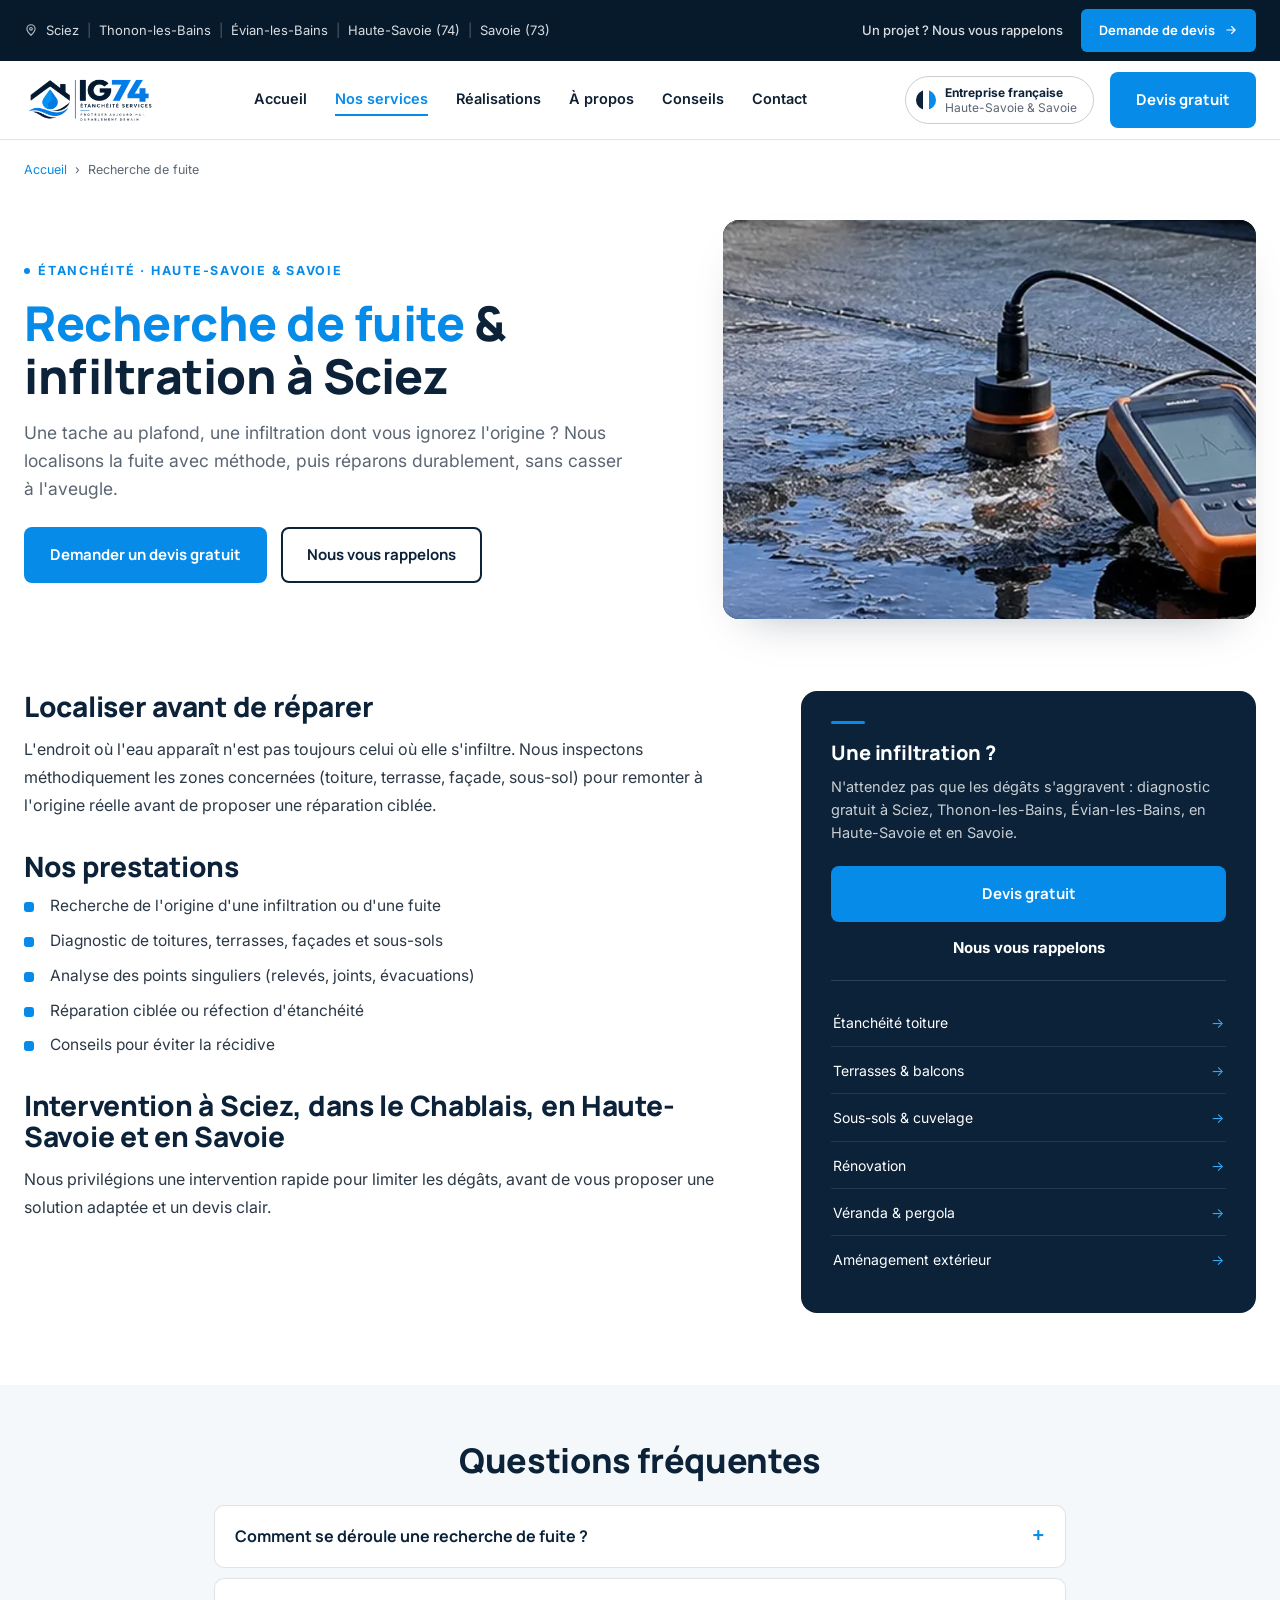
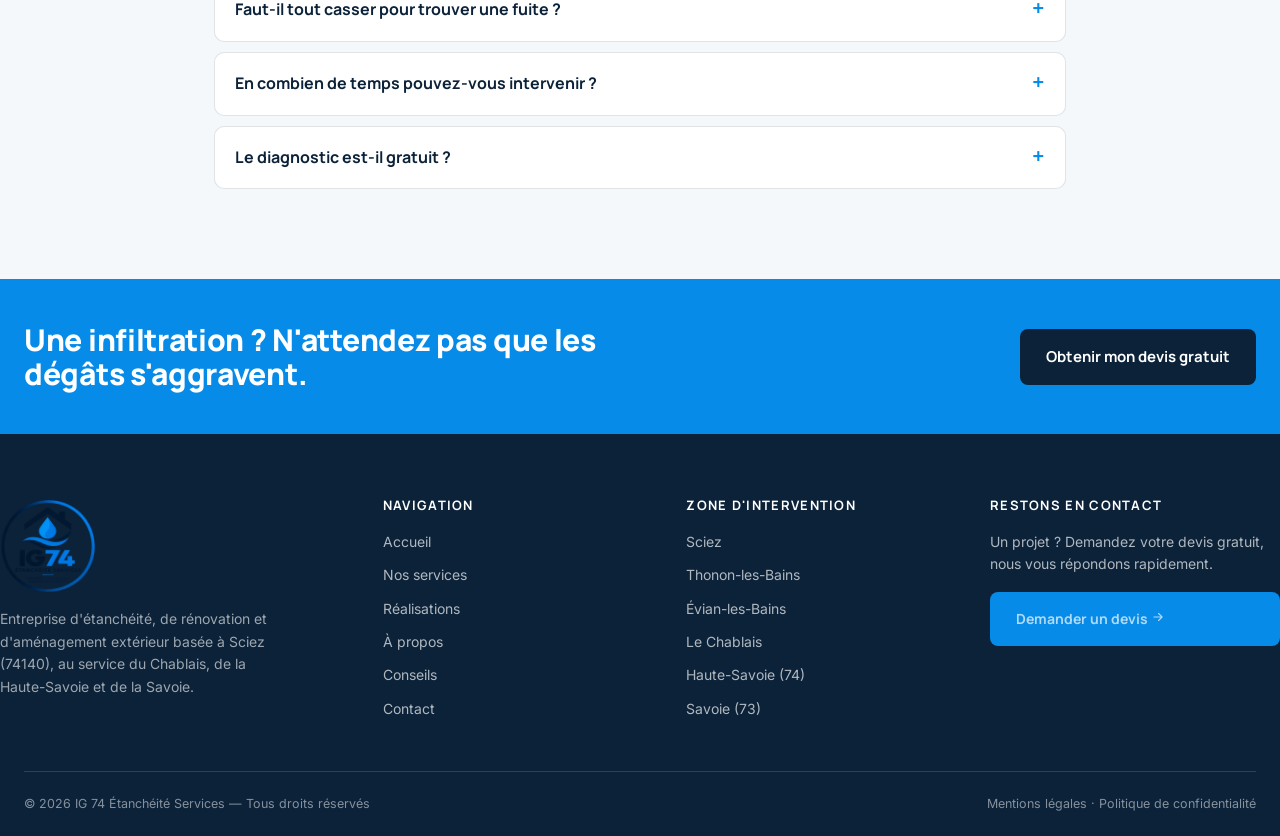
<file: recherche-de-fuite.html>
<!DOCTYPE html>
<html lang="fr">
<head>
<meta charset="UTF-8">
<meta name="viewport" content="width=device-width, initial-scale=1">
<title>Recherche de fuite à Sciez (Haute-Savoie) | IG 74</title>
<meta name="description" content="Infiltration sans origine identifiée ? IG 74 localise la fuite avant réparation, à Sciez, en Haute-Savoie et en Savoie.">
<meta name="robots" content="index, follow">
<link rel="icon" type="image/png" href="assets/images/favicon-ig74.png">
<link rel="canonical" href="https://DOMAINE-A-DEFINIR.exemple/recherche-de-fuite.html">
<meta name="geo.region" content="FR-74">
<meta name="geo.placename" content="Sciez">
<meta property="og:type" content="website">
<meta property="og:locale" content="fr_FR">
<meta property="og:title" content="Recherche de fuite à Sciez (Haute-Savoie) | IG 74">
<meta property="og:description" content="Infiltration sans origine identifiée ? IG 74 localise la fuite avant réparation, à Sciez, en Haute-Savoie et en Savoie.">
<meta property="og:image" content="https://DOMAINE-A-DEFINIR.exemple/media/realisations/realisation-toiture-plate-etancheifiee.jpg">
<meta property="og:url" content="https://DOMAINE-A-DEFINIR.exemple/recherche-de-fuite.html">
<meta property="og:site_name" content="IG 74 Étanchéité Services">
<link rel="preconnect" href="https://fonts.googleapis.com">
<link rel="preconnect" href="https://fonts.gstatic.com" crossorigin>
<link href="https://fonts.googleapis.com/css2?family=Manrope:wght@700;800;900&family=Inter:wght@400;500;600;700&display=swap" rel="stylesheet">
<link rel="stylesheet" href="assets/css/base.css">
<link rel="stylesheet" href="assets/css/service.css">
<script type="application/ld+json">
{
  "@context": "https://schema.org",
  "@type": "Service",
  "serviceType": "Recherche de fuite",
  "provider": {"@id": "https://DOMAINE-A-DEFINIR.exemple/#business", "@type": "GeneralContractor", "name": "IG 74 Étanchéité Services"},
  "areaServed": [{"@type": "City", "name": "Sciez"}, {"@type": "City", "name": "Thonon-les-Bains"}, {"@type": "City", "name": "Évian-les-Bains"}, {"@type": "AdministrativeArea", "name": "Haute-Savoie"}, {"@type": "AdministrativeArea", "name": "Savoie"}],
  "description": "Recherche de l&#x27;origine d&#x27;une infiltration ou d&#x27;une fuite à Sciez, en Haute-Savoie et en Savoie, avant réparation ciblée.",
  "url": "https://DOMAINE-A-DEFINIR.exemple/recherche-de-fuite.html"
}
</script>
<script type="application/ld+json">
{
  "@context": "https://schema.org",
  "@type": "BreadcrumbList",
  "itemListElement": [
    {"@type": "ListItem", "position": 1, "name": "Accueil", "item": "https://DOMAINE-A-DEFINIR.exemple/"},
    {"@type": "ListItem", "position": 2, "name": "Recherche de fuite", "item": "https://DOMAINE-A-DEFINIR.exemple/recherche-de-fuite.html"}
  ]
}
</script>
</head>
<body>

<div class="topbar">
  <div class="wrap">
    <div class="topbar-zones">
      <svg width="14" height="14" viewBox="0 0 24 24" fill="none" aria-hidden="true"><path d="M12 21s7-6.2 7-11a7 7 0 10-14 0c0 4.8 7 11 7 11z" stroke="currentColor" stroke-width="2"/><circle cx="12" cy="10" r="2.3" stroke="currentColor" stroke-width="2"/></svg>
      <span>Sciez</span><span class="sep">|</span><span>Thonon-les-Bains</span><span class="sep">|</span><span>Évian-les-Bains</span><span class="sep">|</span><span>Haute-Savoie (74)</span><span class="sep">|</span><span>Savoie (73)</span>
    </div>
    <div class="topbar-right">
      <a class="callback" href="contact.html" data-track="callback_click">Un projet ? Nous vous rappelons</a>
      <a class="btn btn-primary" href="contact.html" data-track="quote_click">Demande de devis <svg width="14" height="14" viewBox="0 0 24 24" fill="none"><path d="M5 12h14M13 6l6 6-6 6" stroke="currentColor" stroke-width="2" stroke-linecap="round" stroke-linejoin="round"/></svg></a>
    </div>
  </div>
</div>

<header id="top">
  <div class="wrap nav" id="nav">
    <a class="logo" href="index.html" aria-label="IG 74 Étanchéité Services — Accueil">
      <img src="assets/images/logo-ig74-header.webp" alt="IG 74 Étanchéité Services" width="480" height="160">
    </a>
    <nav class="navlinks">
      <a href="index.html">Accueil</a>
      <a href="index.html#services" class="active">Nos services</a>
      <a href="realisations.html">Réalisations</a>
      <a href="index.html#entreprise">À propos</a>
      <a href="index.html#methode">Conseils</a>
      <a href="contact.html">Contact</a>
    </nav>
    <div class="nav-cta">
      <div class="nav-badge">
        <span class="flag" aria-hidden="true"><i></i><i></i><i></i></span>
        <span class="nb-text"><b>Entreprise française</b><i>Haute-Savoie &amp; Savoie</i></span>
      </div>
      <a class="btn btn-primary" href="contact.html" data-track="quote_click">Devis gratuit</a>
      <button class="burger" id="burger" aria-label="Menu"><span></span><span></span><span></span></button>
    </div>
  </div>
</header>

<div class="wrap"><nav class="crumb" aria-label="Breadcrumb"><a href="index.html">Accueil</a> &nbsp;›&nbsp; Recherche de fuite</nav></div>

<section class="svc-hero">
  <div class="wrap svc-hero-grid">
    <div class="reveal">
      <span class="eyebrow"><span class="dot"></span>Étanchéité · Haute-Savoie &amp; Savoie</span>
      <h1><span class="accent">Recherche de fuite</span> &amp; infiltration à Sciez</h1>
      <p class="lead">Une tache au plafond, une infiltration dont vous ignorez l&#x27;origine ? Nous localisons la fuite avec méthode, puis réparons durablement, sans casser à l&#x27;aveugle.</p>
      <div class="hero-cta">
        <a class="btn btn-primary" href="contact.html" data-track="quote_click">Demander un devis gratuit</a>
        <a class="btn btn-ghost" href="contact.html" data-track="callback_click">Nous vous rappelons</a>
      </div>
    </div>
    <div class="svc-media reveal">
      <img src="media/services/recherche-de-fuite.webp" alt="Recherche et diagnostic de fuite sur toiture-terrasse" fetchpriority="high" decoding="async">
    </div>
  </div>
</section>

<section class="block svc-content">
  <div class="wrap svc-body">
    <div class="article reveal">
      <h2>Localiser avant de réparer</h2>
      <p>L&#x27;endroit où l&#x27;eau apparaît n&#x27;est pas toujours celui où elle s&#x27;infiltre. Nous inspectons méthodiquement les zones concernées (toiture, terrasse, façade, sous-sol) pour remonter à l&#x27;origine réelle avant de proposer une réparation ciblée.</p>
      <h2>Nos prestations</h2>
      <ul>
        <li>Recherche de l&#x27;origine d&#x27;une infiltration ou d&#x27;une fuite</li>
        <li>Diagnostic de toitures, terrasses, façades et sous-sols</li>
        <li>Analyse des points singuliers (relevés, joints, évacuations)</li>
        <li>Réparation ciblée ou réfection d&#x27;étanchéité</li>
        <li>Conseils pour éviter la récidive</li>
      </ul>
      <h2>Intervention à Sciez, dans le Chablais, en Haute-Savoie et en Savoie</h2>
      <p>Nous privilégions une intervention rapide pour limiter les dégâts, avant de vous proposer une solution adaptée et un devis clair.</p>
    </div>
    <aside class="aside reveal">
      <h3>Une infiltration ?</h3>
      <p>N&#x27;attendez pas que les dégâts s&#x27;aggravent : diagnostic gratuit à Sciez, Thonon-les-Bains, Évian-les-Bains, en Haute-Savoie et en Savoie.</p>
      <a class="btn btn-primary" href="contact.html" data-track="quote_click">Devis gratuit</a>
      <a class="callback" href="contact.html" data-ig74="phone-cta" data-track="callback_click">Nous vous rappelons</a>
      <div class="mini-list">
        <a href="etancheite-toiture.html" data-track="service_click" data-service="etancheite-toiture">Étanchéité toiture <span>→</span></a>
        <a href="etancheite-terrasse.html" data-track="service_click" data-service="etancheite-terrasse">Terrasses &amp; balcons <span>→</span></a>
        <a href="etancheite-sous-sol.html" data-track="service_click" data-service="etancheite-sous-sol">Sous-sols &amp; cuvelage <span>→</span></a>
        <a href="renovation-entreprise-generale.html" data-track="service_click" data-service="renovation-entreprise-generale">Rénovation <span>→</span></a>
        <a href="veranda-pergola.html" data-track="service_click" data-service="veranda-pergola">Véranda &amp; pergola <span>→</span></a>
        <a href="amenagement-exterieur.html" data-track="service_click" data-service="amenagement-exterieur">Aménagement extérieur <span>→</span></a>
      </div>
    </aside>
  </div>
</section>

<section class="faq">
  <div class="wrap-narrow reveal">
    <h2>Questions fréquentes</h2>
    <div>
      <details><summary>Comment se déroule une recherche de fuite ?</summary><p>Nous inspectons les zones concernées avec méthode pour remonter à l&#x27;origine réelle de l&#x27;eau, souvent différente du point où la tache apparaît.</p></details>
      <details><summary>Faut-il tout casser pour trouver une fuite ?</summary><p>Non. L&#x27;objectif de la recherche est justement d&#x27;identifier précisément l&#x27;origine pour n&#x27;intervenir qu&#x27;à l&#x27;endroit utile.</p></details>
      <details><summary>En combien de temps pouvez-vous intervenir ?</summary><p>Nous privilégions une intervention rapide pour limiter les dégâts. Contactez-nous pour une prise en charge dans les meilleurs délais.</p></details>
      <details><summary>Le diagnostic est-il gratuit ?</summary><p>Oui, le diagnostic et le devis qui en découle sont gratuits et sans engagement.</p></details>
    </div>
  </div>
</section>

<section class="ctaband">
  <div class="wrap">
    <h2>Une infiltration ? N&#x27;attendez pas que les dégâts s&#x27;aggravent.</h2>
    <a class="btn btn-dark" href="contact.html" data-track="quote_click">Obtenir mon devis gratuit</a>
  </div>
</section>

<footer>
  <div class="wrap foot-top">
    <div class="foot-grid">
      <div class="foot-brand">
        <a class="logo" href="index.html" aria-label="IG 74 Étanchéité Services">
          <img src="assets/images/logo-ig74-footer.webp" alt="IG 74 Étanchéité Services" width="400" height="400">
        </a>
        <p>Entreprise d&#x27;étanchéité, de rénovation et d&#x27;aménagement extérieur basée à Sciez (74140), au service du Chablais, de la Haute-Savoie et de la Savoie.</p>
      </div>
      <div class="foot-col">
        <h4>Navigation</h4>
        <a href="index.html">Accueil</a>
        <a href="index.html#services">Nos services</a>
        <a href="realisations.html">Réalisations</a>
        <a href="index.html#entreprise">À propos</a>
        <a href="index.html#methode">Conseils</a>
        <a href="contact.html">Contact</a>
      </div>
      <div class="foot-col">
        <h4>Zone d&#x27;intervention</h4>
        <div>Sciez</div>
        <div>Thonon-les-Bains</div>
        <div>Évian-les-Bains</div>
        <div>Le Chablais</div>
        <div>Haute-Savoie (74)</div>
        <div>Savoie (73)</div>
      </div>
      <div class="foot-col">
        <h4>Restons en contact</h4>
        <p>Un projet ? Demandez votre devis gratuit, nous vous répondons rapidement.</p>
        <a class="btn btn-primary" href="contact.html" data-track="quote_click">Demander un devis <svg width="14" height="14" viewBox="0 0 24 24" fill="none"><path d="M5 12h14M13 6l6 6-6 6" stroke="currentColor" stroke-width="2" stroke-linecap="round" stroke-linejoin="round"/></svg></a>
      </div>
    </div>
  </div>
  <div class="wrap">
    <div class="foot-bottom">
      <span>© <span data-ig74="year"></span> IG 74 Étanchéité Services — Tous droits réservés</span>
      <span><a href="mentions-legales.html">Mentions légales</a> · <a href="politique-de-confidentialite.html">Politique de confidentialité</a></span>
    </div>
  </div>
</footer>

<div class="mobile-cta-bar" role="navigation" aria-label="Actions rapides">
  <a href="contact.html" data-track="quote_click"><svg width="17" height="17" viewBox="0 0 24 24" fill="none"><path d="M4 20h16M6 20V9l6-4 6 4v11M10 20v-6h4v6" stroke="currentColor" stroke-width="2" stroke-linejoin="round"/></svg>Devis</a>
  <a href="contact.html" data-track="callback_click"><svg width="17" height="17" viewBox="0 0 24 24" fill="none"><path d="M5 4h4l2 5-2.5 1.5a11 11 0 005 5L15 13l5 2v4a2 2 0 01-2 2A16 16 0 013 6a2 2 0 012-2z" stroke="currentColor" stroke-width="2" stroke-linejoin="round"/></svg>Rappel</a>
  <a class="cta-quote" href="realisations.html"><svg width="17" height="17" viewBox="0 0 24 24" fill="none"><rect x="3" y="3" width="18" height="18" rx="2" stroke="currentColor" stroke-width="2"/><circle cx="8.5" cy="8.5" r="1.4" stroke="currentColor" stroke-width="2"/><path d="M21 15l-5-5-9 9" stroke="currentColor" stroke-width="2" stroke-linecap="round"/></svg>Réalisations</a>
</div>

<script src="assets/js/site-config.js"></script>
<script src="assets/js/tracking.js"></script>
<script src="assets/js/site.js"></script>
</body>
</html>
</file>
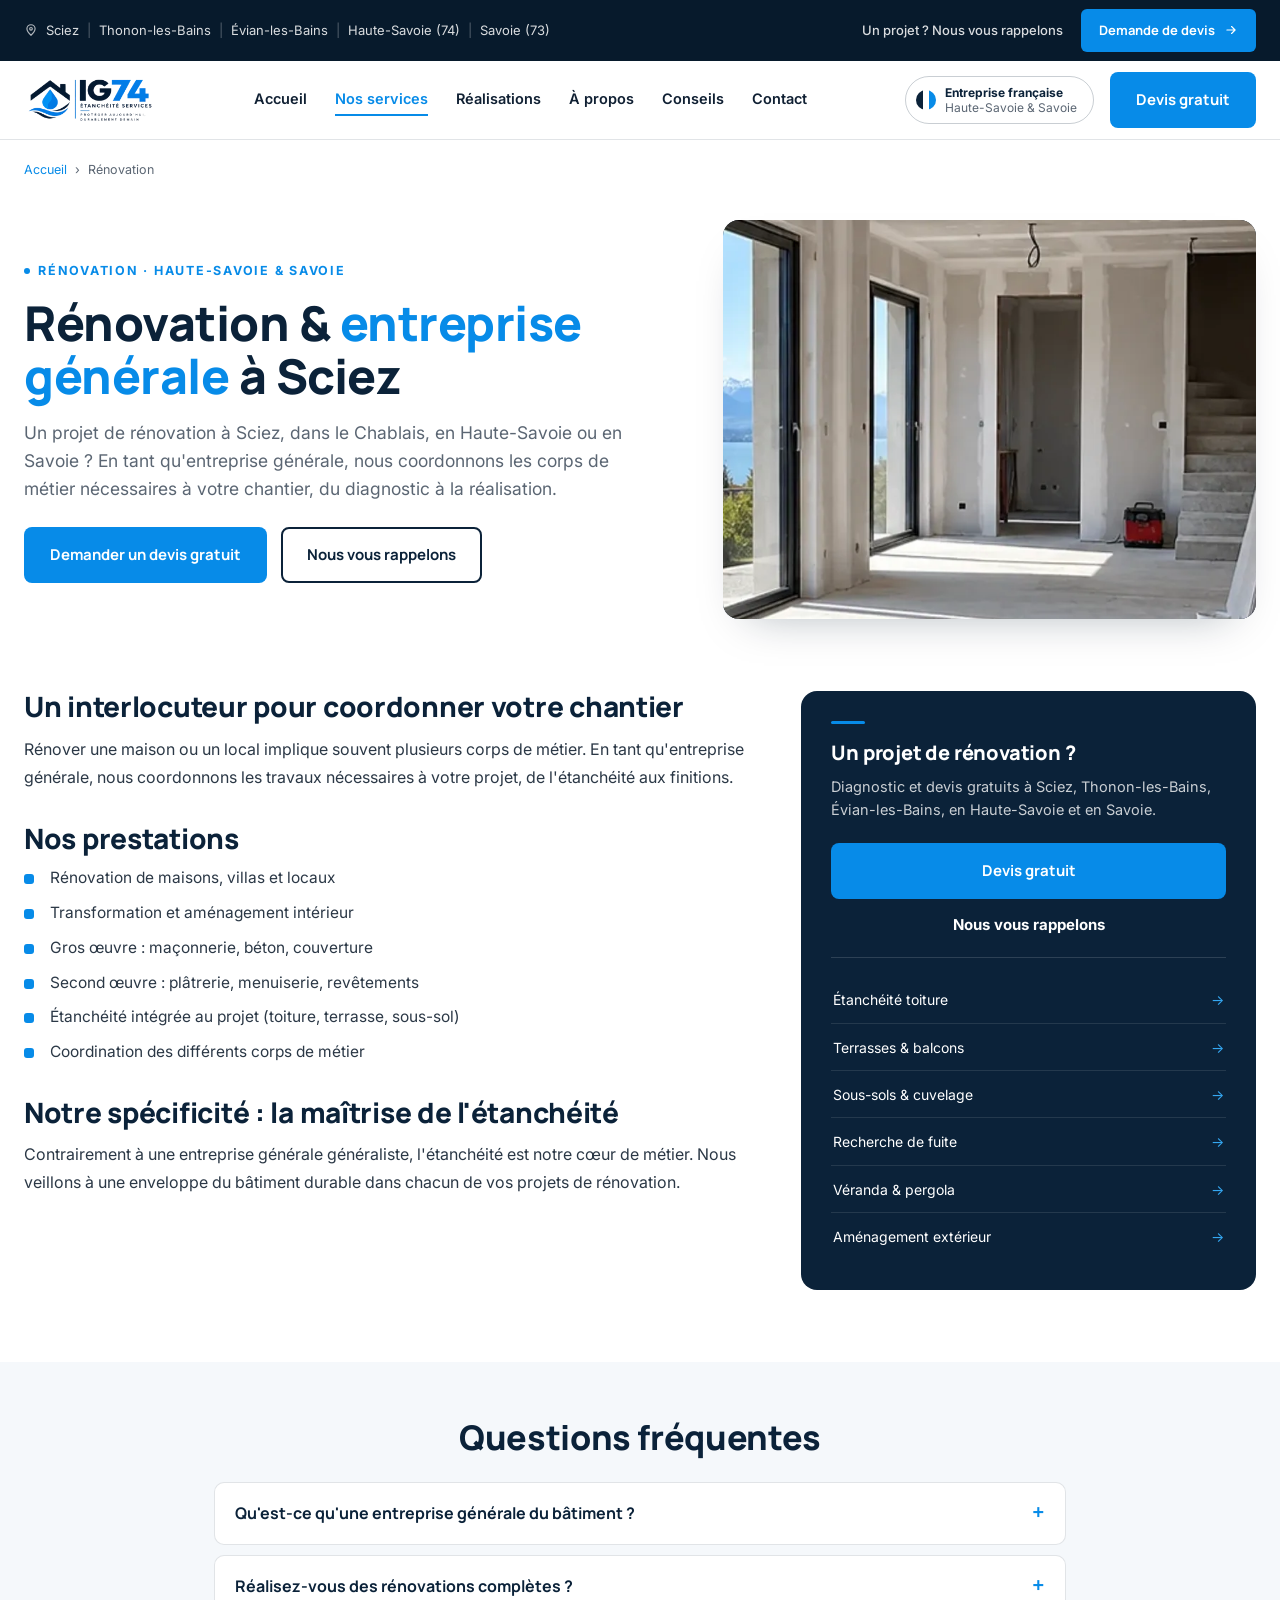
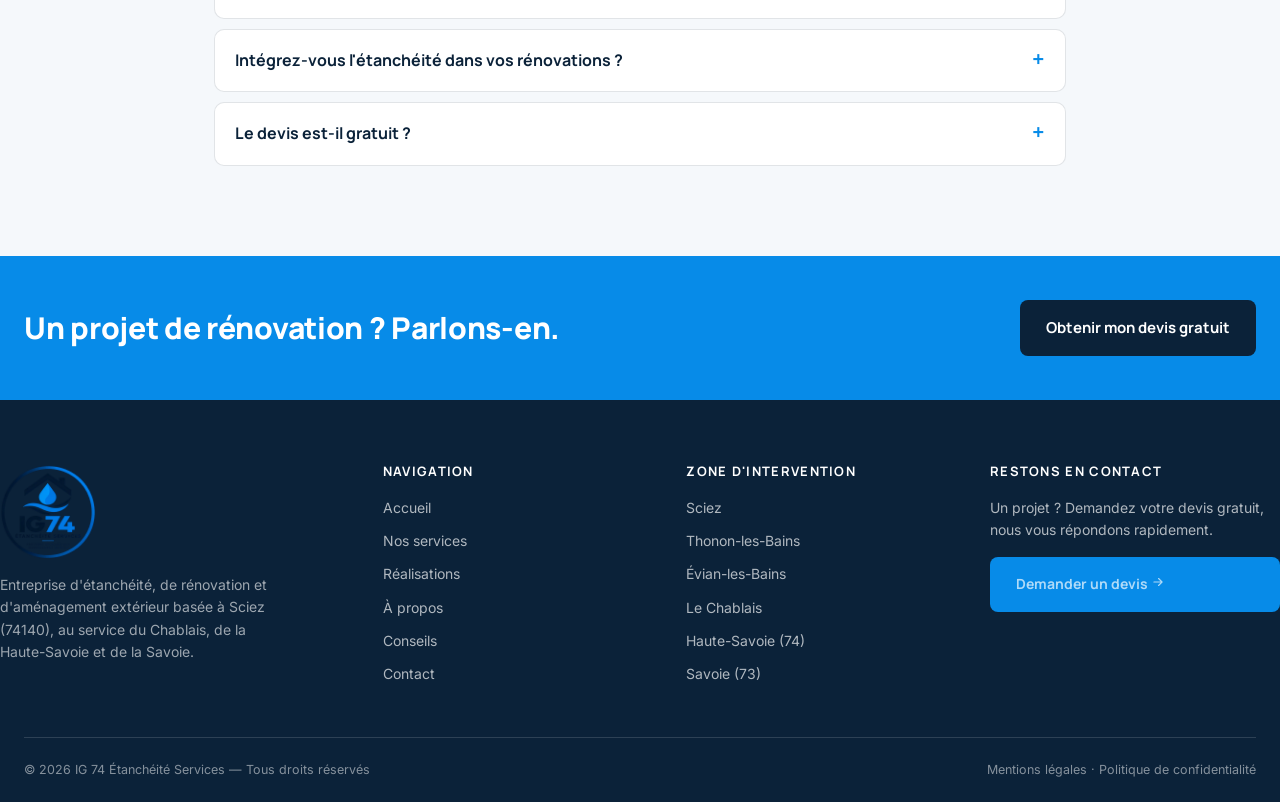
<file: renovation-entreprise-generale.html>
<!DOCTYPE html>
<html lang="fr">
<head>
<meta charset="UTF-8">
<meta name="viewport" content="width=device-width, initial-scale=1">
<title>Rénovation &amp; entreprise générale à Sciez | IG 74</title>
<meta name="description" content="Projet de rénovation à Sciez, en Haute-Savoie ou en Savoie ? IG 74 coordonne votre chantier, du diagnostic à la réalisation.">
<meta name="robots" content="index, follow">
<link rel="icon" type="image/png" href="assets/images/favicon-ig74.png">
<link rel="canonical" href="https://DOMAINE-A-DEFINIR.exemple/renovation-entreprise-generale.html">
<meta name="geo.region" content="FR-74">
<meta name="geo.placename" content="Sciez">
<meta property="og:type" content="website">
<meta property="og:locale" content="fr_FR">
<meta property="og:title" content="Rénovation &amp; entreprise générale à Sciez | IG 74">
<meta property="og:description" content="Projet de rénovation à Sciez, en Haute-Savoie ou en Savoie ? IG 74 coordonne votre chantier, du diagnostic à la réalisation.">
<meta property="og:image" content="https://DOMAINE-A-DEFINIR.exemple/media/realisations/realisation-terrasse-bois.jpg">
<meta property="og:url" content="https://DOMAINE-A-DEFINIR.exemple/renovation-entreprise-generale.html">
<meta property="og:site_name" content="IG 74 Étanchéité Services">
<link rel="preconnect" href="https://fonts.googleapis.com">
<link rel="preconnect" href="https://fonts.gstatic.com" crossorigin>
<link href="https://fonts.googleapis.com/css2?family=Manrope:wght@700;800;900&family=Inter:wght@400;500;600;700&display=swap" rel="stylesheet">
<link rel="stylesheet" href="assets/css/base.css">
<link rel="stylesheet" href="assets/css/service.css">
<script type="application/ld+json">
{
  "@context": "https://schema.org",
  "@type": "Service",
  "serviceType": "Rénovation et entreprise générale",
  "provider": {"@id": "https://DOMAINE-A-DEFINIR.exemple/#business", "@type": "GeneralContractor", "name": "IG 74 Étanchéité Services"},
  "areaServed": [{"@type": "City", "name": "Sciez"}, {"@type": "City", "name": "Thonon-les-Bains"}, {"@type": "City", "name": "Évian-les-Bains"}, {"@type": "AdministrativeArea", "name": "Haute-Savoie"}, {"@type": "AdministrativeArea", "name": "Savoie"}],
  "description": "Rénovation et coordination de travaux à Sciez, en Haute-Savoie et en Savoie : gros œuvre, second œuvre, étanchéité intégrée.",
  "url": "https://DOMAINE-A-DEFINIR.exemple/renovation-entreprise-generale.html"
}
</script>
<script type="application/ld+json">
{
  "@context": "https://schema.org",
  "@type": "BreadcrumbList",
  "itemListElement": [
    {"@type": "ListItem", "position": 1, "name": "Accueil", "item": "https://DOMAINE-A-DEFINIR.exemple/"},
    {"@type": "ListItem", "position": 2, "name": "Rénovation & entreprise générale", "item": "https://DOMAINE-A-DEFINIR.exemple/renovation-entreprise-generale.html"}
  ]
}
</script>
</head>
<body>

<div class="topbar">
  <div class="wrap">
    <div class="topbar-zones">
      <svg width="14" height="14" viewBox="0 0 24 24" fill="none" aria-hidden="true"><path d="M12 21s7-6.2 7-11a7 7 0 10-14 0c0 4.8 7 11 7 11z" stroke="currentColor" stroke-width="2"/><circle cx="12" cy="10" r="2.3" stroke="currentColor" stroke-width="2"/></svg>
      <span>Sciez</span><span class="sep">|</span><span>Thonon-les-Bains</span><span class="sep">|</span><span>Évian-les-Bains</span><span class="sep">|</span><span>Haute-Savoie (74)</span><span class="sep">|</span><span>Savoie (73)</span>
    </div>
    <div class="topbar-right">
      <a class="callback" href="contact.html" data-track="callback_click">Un projet ? Nous vous rappelons</a>
      <a class="btn btn-primary" href="contact.html" data-track="quote_click">Demande de devis <svg width="14" height="14" viewBox="0 0 24 24" fill="none"><path d="M5 12h14M13 6l6 6-6 6" stroke="currentColor" stroke-width="2" stroke-linecap="round" stroke-linejoin="round"/></svg></a>
    </div>
  </div>
</div>

<header id="top">
  <div class="wrap nav" id="nav">
    <a class="logo" href="index.html" aria-label="IG 74 Étanchéité Services — Accueil">
      <img src="assets/images/logo-ig74-header.webp" alt="IG 74 Étanchéité Services" width="480" height="160">
    </a>
    <nav class="navlinks">
      <a href="index.html">Accueil</a>
      <a href="index.html#services" class="active">Nos services</a>
      <a href="realisations.html">Réalisations</a>
      <a href="index.html#entreprise">À propos</a>
      <a href="index.html#methode">Conseils</a>
      <a href="contact.html">Contact</a>
    </nav>
    <div class="nav-cta">
      <div class="nav-badge">
        <span class="flag" aria-hidden="true"><i></i><i></i><i></i></span>
        <span class="nb-text"><b>Entreprise française</b><i>Haute-Savoie &amp; Savoie</i></span>
      </div>
      <a class="btn btn-primary" href="contact.html" data-track="quote_click">Devis gratuit</a>
      <button class="burger" id="burger" aria-label="Menu"><span></span><span></span><span></span></button>
    </div>
  </div>
</header>

<div class="wrap"><nav class="crumb" aria-label="Breadcrumb"><a href="index.html">Accueil</a> &nbsp;›&nbsp; Rénovation</nav></div>

<section class="svc-hero">
  <div class="wrap svc-hero-grid">
    <div class="reveal">
      <span class="eyebrow"><span class="dot"></span>Rénovation · Haute-Savoie &amp; Savoie</span>
      <h1>Rénovation &amp; <span class="accent">entreprise générale</span> à Sciez</h1>
      <p class="lead">Un projet de rénovation à Sciez, dans le Chablais, en Haute-Savoie ou en Savoie ? En tant qu&#x27;entreprise générale, nous coordonnons les corps de métier nécessaires à votre chantier, du diagnostic à la réalisation.</p>
      <div class="hero-cta">
        <a class="btn btn-primary" href="contact.html" data-track="quote_click">Demander un devis gratuit</a>
        <a class="btn btn-ghost" href="contact.html" data-track="callback_click">Nous vous rappelons</a>
      </div>
    </div>
    <div class="svc-media reveal">
      <img src="media/services/renovation.webp" alt="Travaux de rénovation intérieure" fetchpriority="high" decoding="async">
    </div>
  </div>
</section>

<section class="block svc-content">
  <div class="wrap svc-body">
    <div class="article reveal">
      <h2>Un interlocuteur pour coordonner votre chantier</h2>
      <p>Rénover une maison ou un local implique souvent plusieurs corps de métier. En tant qu&#x27;entreprise générale, nous coordonnons les travaux nécessaires à votre projet, de l&#x27;étanchéité aux finitions.</p>
      <h2>Nos prestations</h2>
      <ul>
        <li>Rénovation de maisons, villas et locaux</li>
        <li>Transformation et aménagement intérieur</li>
        <li>Gros œuvre : maçonnerie, béton, couverture</li>
        <li>Second œuvre : plâtrerie, menuiserie, revêtements</li>
        <li>Étanchéité intégrée au projet (toiture, terrasse, sous-sol)</li>
        <li>Coordination des différents corps de métier</li>
      </ul>
      <h2>Notre spécificité : la maîtrise de l&#x27;étanchéité</h2>
      <p>Contrairement à une entreprise générale généraliste, l&#x27;étanchéité est notre cœur de métier. Nous veillons à une enveloppe du bâtiment durable dans chacun de vos projets de rénovation.</p>
    </div>
    <aside class="aside reveal">
      <h3>Un projet de rénovation ?</h3>
      <p>Diagnostic et devis gratuits à Sciez, Thonon-les-Bains, Évian-les-Bains, en Haute-Savoie et en Savoie.</p>
      <a class="btn btn-primary" href="contact.html" data-track="quote_click">Devis gratuit</a>
      <a class="callback" href="contact.html" data-ig74="phone-cta" data-track="callback_click">Nous vous rappelons</a>
      <div class="mini-list">
        <a href="etancheite-toiture.html" data-track="service_click" data-service="etancheite-toiture">Étanchéité toiture <span>→</span></a>
        <a href="etancheite-terrasse.html" data-track="service_click" data-service="etancheite-terrasse">Terrasses &amp; balcons <span>→</span></a>
        <a href="etancheite-sous-sol.html" data-track="service_click" data-service="etancheite-sous-sol">Sous-sols &amp; cuvelage <span>→</span></a>
        <a href="recherche-de-fuite.html" data-track="service_click" data-service="recherche-de-fuite">Recherche de fuite <span>→</span></a>
        <a href="veranda-pergola.html" data-track="service_click" data-service="veranda-pergola">Véranda &amp; pergola <span>→</span></a>
        <a href="amenagement-exterieur.html" data-track="service_click" data-service="amenagement-exterieur">Aménagement extérieur <span>→</span></a>
      </div>
    </aside>
  </div>
</section>

<section class="faq">
  <div class="wrap-narrow reveal">
    <h2>Questions fréquentes</h2>
    <div>
      <details><summary>Qu&#x27;est-ce qu&#x27;une entreprise générale du bâtiment ?</summary><p>C&#x27;est une entreprise qui prend en charge et coordonne l&#x27;ensemble des travaux et des corps de métier d&#x27;un projet, avec un seul interlocuteur.</p></details>
      <details><summary>Réalisez-vous des rénovations complètes ?</summary><p>Oui, de la transformation d&#x27;une pièce à la rénovation plus complète d&#x27;une maison, selon l&#x27;ampleur du projet.</p></details>
      <details><summary>Intégrez-vous l&#x27;étanchéité dans vos rénovations ?</summary><p>Oui, c&#x27;est notre spécialité. Nous veillons à une enveloppe du bâtiment étanche et durable dans chaque projet.</p></details>
      <details><summary>Le devis est-il gratuit ?</summary><p>Oui, chaque projet fait l&#x27;objet d&#x27;un diagnostic et d&#x27;un devis gratuits et sans engagement.</p></details>
    </div>
  </div>
</section>

<section class="ctaband">
  <div class="wrap">
    <h2>Un projet de rénovation ? Parlons-en.</h2>
    <a class="btn btn-dark" href="contact.html" data-track="quote_click">Obtenir mon devis gratuit</a>
  </div>
</section>

<footer>
  <div class="wrap foot-top">
    <div class="foot-grid">
      <div class="foot-brand">
        <a class="logo" href="index.html" aria-label="IG 74 Étanchéité Services">
          <img src="assets/images/logo-ig74-footer.webp" alt="IG 74 Étanchéité Services" width="400" height="400">
        </a>
        <p>Entreprise d&#x27;étanchéité, de rénovation et d&#x27;aménagement extérieur basée à Sciez (74140), au service du Chablais, de la Haute-Savoie et de la Savoie.</p>
      </div>
      <div class="foot-col">
        <h4>Navigation</h4>
        <a href="index.html">Accueil</a>
        <a href="index.html#services">Nos services</a>
        <a href="realisations.html">Réalisations</a>
        <a href="index.html#entreprise">À propos</a>
        <a href="index.html#methode">Conseils</a>
        <a href="contact.html">Contact</a>
      </div>
      <div class="foot-col">
        <h4>Zone d&#x27;intervention</h4>
        <div>Sciez</div>
        <div>Thonon-les-Bains</div>
        <div>Évian-les-Bains</div>
        <div>Le Chablais</div>
        <div>Haute-Savoie (74)</div>
        <div>Savoie (73)</div>
      </div>
      <div class="foot-col">
        <h4>Restons en contact</h4>
        <p>Un projet ? Demandez votre devis gratuit, nous vous répondons rapidement.</p>
        <a class="btn btn-primary" href="contact.html" data-track="quote_click">Demander un devis <svg width="14" height="14" viewBox="0 0 24 24" fill="none"><path d="M5 12h14M13 6l6 6-6 6" stroke="currentColor" stroke-width="2" stroke-linecap="round" stroke-linejoin="round"/></svg></a>
      </div>
    </div>
  </div>
  <div class="wrap">
    <div class="foot-bottom">
      <span>© <span data-ig74="year"></span> IG 74 Étanchéité Services — Tous droits réservés</span>
      <span><a href="mentions-legales.html">Mentions légales</a> · <a href="politique-de-confidentialite.html">Politique de confidentialité</a></span>
    </div>
  </div>
</footer>

<div class="mobile-cta-bar" role="navigation" aria-label="Actions rapides">
  <a href="contact.html" data-track="quote_click"><svg width="17" height="17" viewBox="0 0 24 24" fill="none"><path d="M4 20h16M6 20V9l6-4 6 4v11M10 20v-6h4v6" stroke="currentColor" stroke-width="2" stroke-linejoin="round"/></svg>Devis</a>
  <a href="contact.html" data-track="callback_click"><svg width="17" height="17" viewBox="0 0 24 24" fill="none"><path d="M5 4h4l2 5-2.5 1.5a11 11 0 005 5L15 13l5 2v4a2 2 0 01-2 2A16 16 0 013 6a2 2 0 012-2z" stroke="currentColor" stroke-width="2" stroke-linejoin="round"/></svg>Rappel</a>
  <a class="cta-quote" href="realisations.html"><svg width="17" height="17" viewBox="0 0 24 24" fill="none"><rect x="3" y="3" width="18" height="18" rx="2" stroke="currentColor" stroke-width="2"/><circle cx="8.5" cy="8.5" r="1.4" stroke="currentColor" stroke-width="2"/><path d="M21 15l-5-5-9 9" stroke="currentColor" stroke-width="2" stroke-linecap="round"/></svg>Réalisations</a>
</div>

<script src="assets/js/site-config.js"></script>
<script src="assets/js/tracking.js"></script>
<script src="assets/js/site.js"></script>
</body>
</html>
</file>
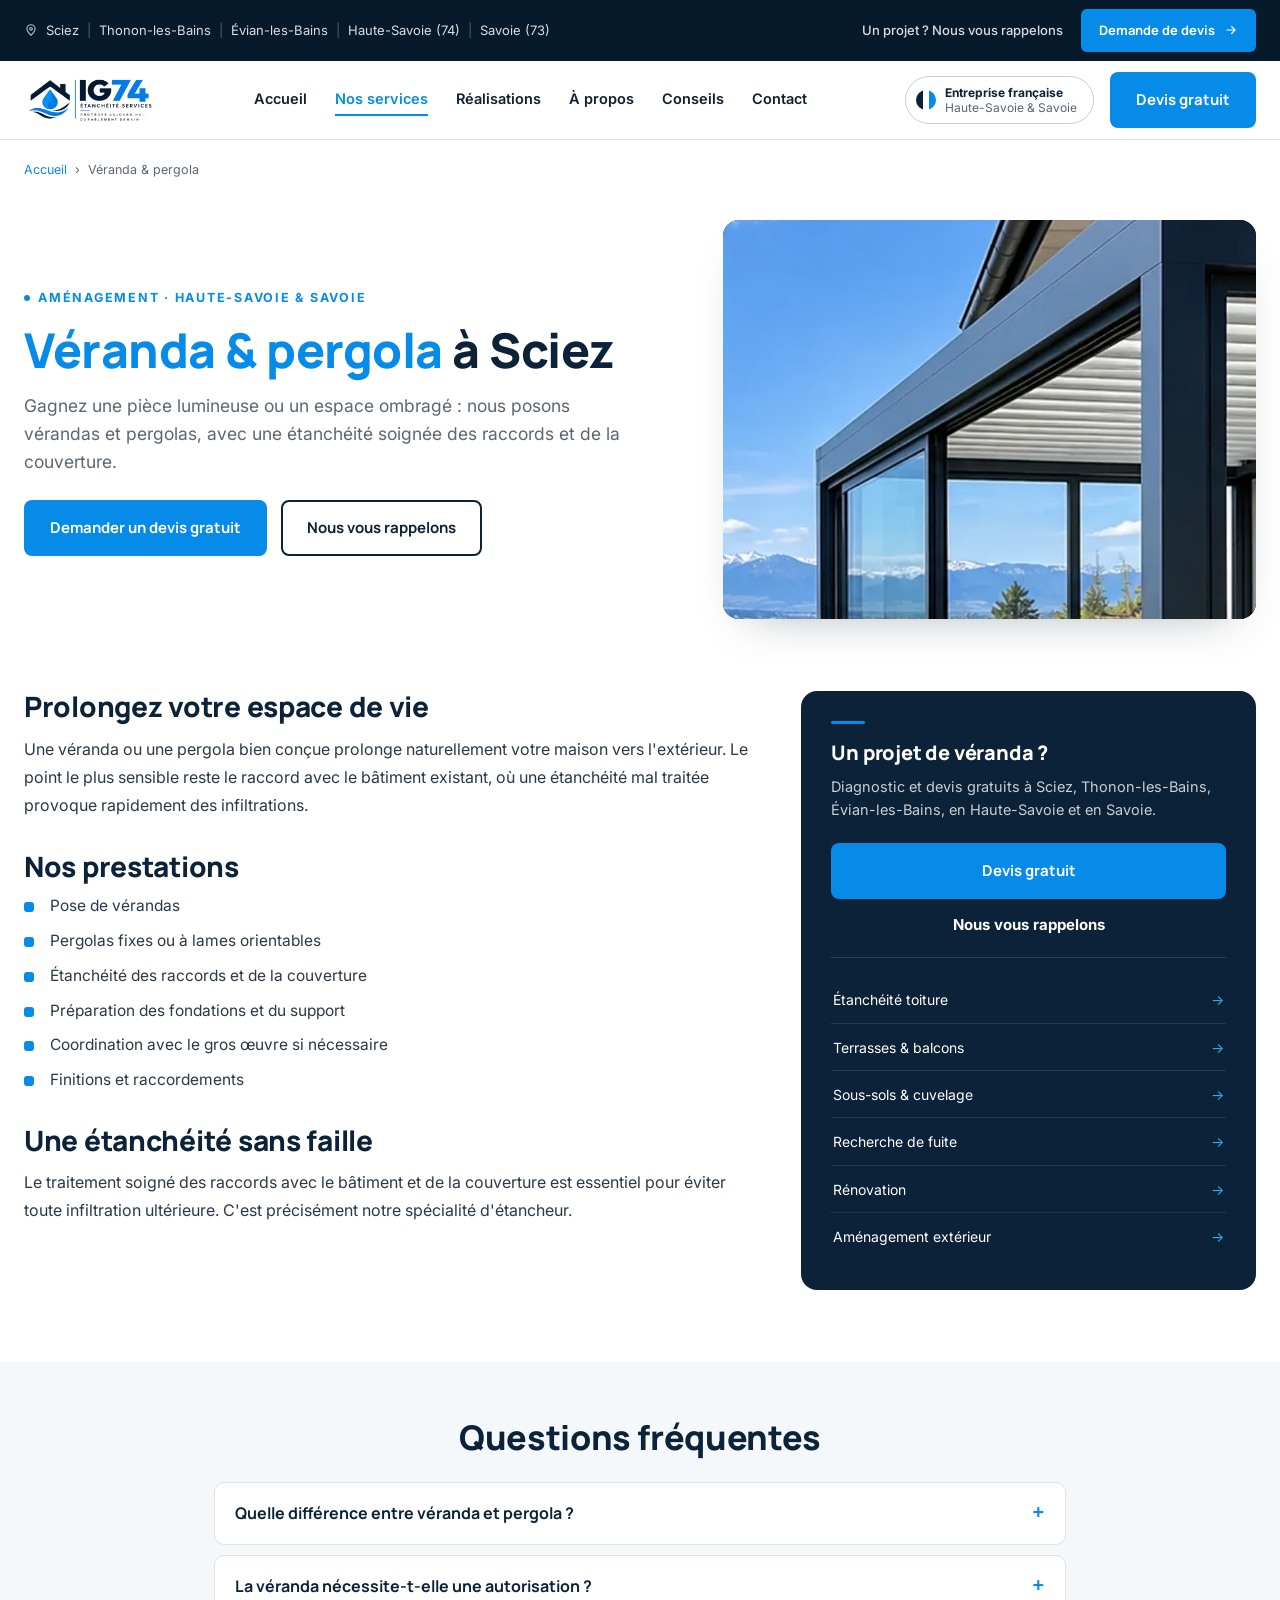
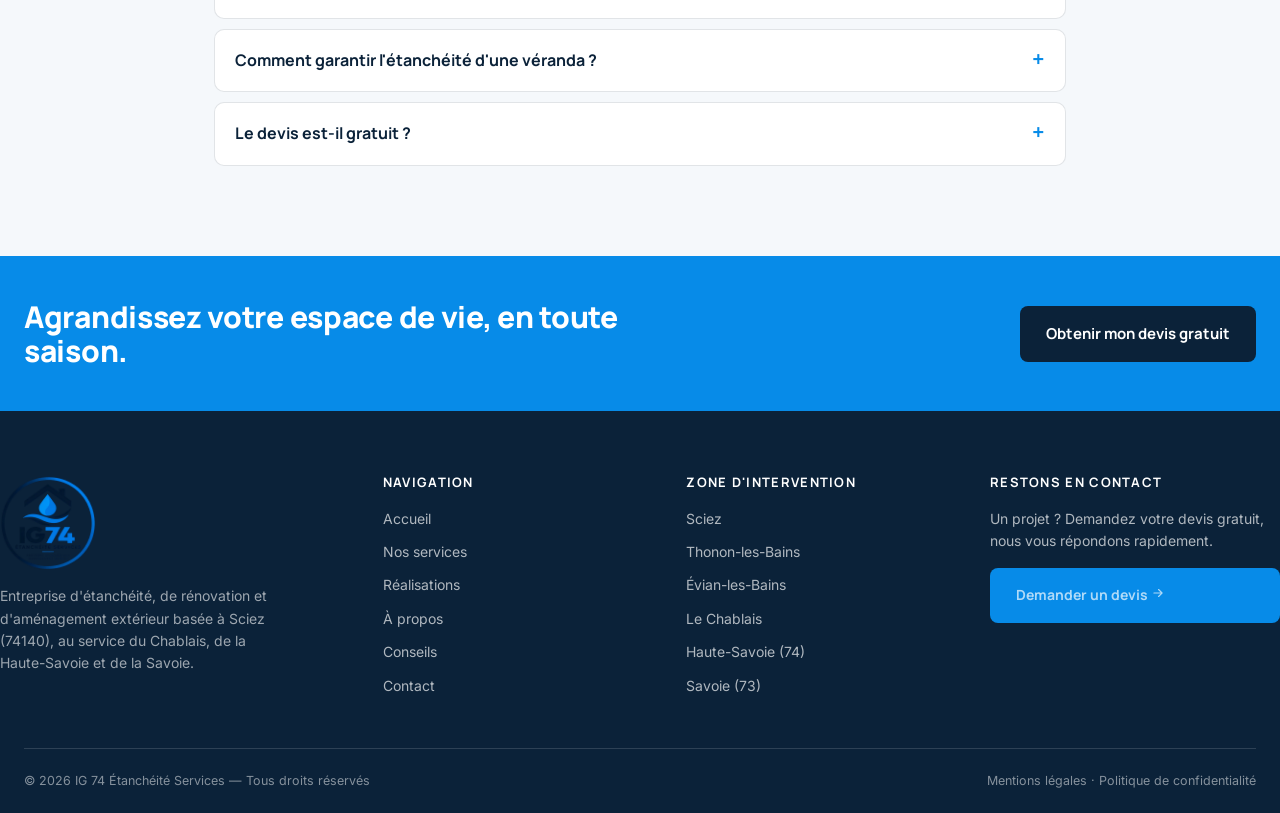
<file: veranda-pergola.html>
<!DOCTYPE html>
<html lang="fr">
<head>
<meta charset="UTF-8">
<meta name="viewport" content="width=device-width, initial-scale=1">
<title>Véranda &amp; pergola à Sciez | IG 74</title>
<meta name="description" content="Véranda ou pergola à Sciez, en Haute-Savoie ou en Savoie ? IG 74 conçoit et pose votre projet, étanchéité soignée incluse.">
<meta name="robots" content="index, follow">
<link rel="icon" type="image/png" href="assets/images/favicon-ig74.png">
<link rel="canonical" href="https://DOMAINE-A-DEFINIR.exemple/veranda-pergola.html">
<meta name="geo.region" content="FR-74">
<meta name="geo.placename" content="Sciez">
<meta property="og:type" content="website">
<meta property="og:locale" content="fr_FR">
<meta property="og:title" content="Véranda &amp; pergola à Sciez | IG 74">
<meta property="og:description" content="Véranda ou pergola à Sciez, en Haute-Savoie ou en Savoie ? IG 74 conçoit et pose votre projet, étanchéité soignée incluse.">
<meta property="og:image" content="https://DOMAINE-A-DEFINIR.exemple/media/realisations/realisation-terrasse-bois-sur-mesure.jpg">
<meta property="og:url" content="https://DOMAINE-A-DEFINIR.exemple/veranda-pergola.html">
<meta property="og:site_name" content="IG 74 Étanchéité Services">
<link rel="preconnect" href="https://fonts.googleapis.com">
<link rel="preconnect" href="https://fonts.gstatic.com" crossorigin>
<link href="https://fonts.googleapis.com/css2?family=Manrope:wght@700;800;900&family=Inter:wght@400;500;600;700&display=swap" rel="stylesheet">
<link rel="stylesheet" href="assets/css/base.css">
<link rel="stylesheet" href="assets/css/service.css">
<script type="application/ld+json">
{
  "@context": "https://schema.org",
  "@type": "Service",
  "serviceType": "Véranda et pergola",
  "provider": {"@id": "https://DOMAINE-A-DEFINIR.exemple/#business", "@type": "GeneralContractor", "name": "IG 74 Étanchéité Services"},
  "areaServed": [{"@type": "City", "name": "Sciez"}, {"@type": "City", "name": "Thonon-les-Bains"}, {"@type": "City", "name": "Évian-les-Bains"}, {"@type": "AdministrativeArea", "name": "Haute-Savoie"}, {"@type": "AdministrativeArea", "name": "Savoie"}],
  "description": "Conception et pose de vérandas et pergolas à Sciez, en Haute-Savoie et en Savoie, avec traitement soigné de l&#x27;étanchéité des raccords.",
  "url": "https://DOMAINE-A-DEFINIR.exemple/veranda-pergola.html"
}
</script>
<script type="application/ld+json">
{
  "@context": "https://schema.org",
  "@type": "BreadcrumbList",
  "itemListElement": [
    {"@type": "ListItem", "position": 1, "name": "Accueil", "item": "https://DOMAINE-A-DEFINIR.exemple/"},
    {"@type": "ListItem", "position": 2, "name": "Véranda & pergola", "item": "https://DOMAINE-A-DEFINIR.exemple/veranda-pergola.html"}
  ]
}
</script>
</head>
<body>

<div class="topbar">
  <div class="wrap">
    <div class="topbar-zones">
      <svg width="14" height="14" viewBox="0 0 24 24" fill="none" aria-hidden="true"><path d="M12 21s7-6.2 7-11a7 7 0 10-14 0c0 4.8 7 11 7 11z" stroke="currentColor" stroke-width="2"/><circle cx="12" cy="10" r="2.3" stroke="currentColor" stroke-width="2"/></svg>
      <span>Sciez</span><span class="sep">|</span><span>Thonon-les-Bains</span><span class="sep">|</span><span>Évian-les-Bains</span><span class="sep">|</span><span>Haute-Savoie (74)</span><span class="sep">|</span><span>Savoie (73)</span>
    </div>
    <div class="topbar-right">
      <a class="callback" href="contact.html" data-track="callback_click">Un projet ? Nous vous rappelons</a>
      <a class="btn btn-primary" href="contact.html" data-track="quote_click">Demande de devis <svg width="14" height="14" viewBox="0 0 24 24" fill="none"><path d="M5 12h14M13 6l6 6-6 6" stroke="currentColor" stroke-width="2" stroke-linecap="round" stroke-linejoin="round"/></svg></a>
    </div>
  </div>
</div>

<header id="top">
  <div class="wrap nav" id="nav">
    <a class="logo" href="index.html" aria-label="IG 74 Étanchéité Services — Accueil">
      <img src="assets/images/logo-ig74-header.webp" alt="IG 74 Étanchéité Services" width="480" height="160">
    </a>
    <nav class="navlinks">
      <a href="index.html">Accueil</a>
      <a href="index.html#services" class="active">Nos services</a>
      <a href="realisations.html">Réalisations</a>
      <a href="index.html#entreprise">À propos</a>
      <a href="index.html#methode">Conseils</a>
      <a href="contact.html">Contact</a>
    </nav>
    <div class="nav-cta">
      <div class="nav-badge">
        <span class="flag" aria-hidden="true"><i></i><i></i><i></i></span>
        <span class="nb-text"><b>Entreprise française</b><i>Haute-Savoie &amp; Savoie</i></span>
      </div>
      <a class="btn btn-primary" href="contact.html" data-track="quote_click">Devis gratuit</a>
      <button class="burger" id="burger" aria-label="Menu"><span></span><span></span><span></span></button>
    </div>
  </div>
</header>

<div class="wrap"><nav class="crumb" aria-label="Breadcrumb"><a href="index.html">Accueil</a> &nbsp;›&nbsp; Véranda &amp; pergola</nav></div>

<section class="svc-hero">
  <div class="wrap svc-hero-grid">
    <div class="reveal">
      <span class="eyebrow"><span class="dot"></span>Aménagement · Haute-Savoie &amp; Savoie</span>
      <h1><span class="accent">Véranda &amp; pergola</span> à Sciez</h1>
      <p class="lead">Gagnez une pièce lumineuse ou un espace ombragé : nous posons vérandas et pergolas, avec une étanchéité soignée des raccords et de la couverture.</p>
      <div class="hero-cta">
        <a class="btn btn-primary" href="contact.html" data-track="quote_click">Demander un devis gratuit</a>
        <a class="btn btn-ghost" href="contact.html" data-track="callback_click">Nous vous rappelons</a>
      </div>
    </div>
    <div class="svc-media reveal">
      <img src="media/services/veranda-pergola.webp" alt="Véranda et pergola moderne" fetchpriority="high" decoding="async">
    </div>
  </div>
</section>

<section class="block svc-content">
  <div class="wrap svc-body">
    <div class="article reveal">
      <h2>Prolongez votre espace de vie</h2>
      <p>Une véranda ou une pergola bien conçue prolonge naturellement votre maison vers l&#x27;extérieur. Le point le plus sensible reste le raccord avec le bâtiment existant, où une étanchéité mal traitée provoque rapidement des infiltrations.</p>
      <h2>Nos prestations</h2>
      <ul>
        <li>Pose de vérandas</li>
        <li>Pergolas fixes ou à lames orientables</li>
        <li>Étanchéité des raccords et de la couverture</li>
        <li>Préparation des fondations et du support</li>
        <li>Coordination avec le gros œuvre si nécessaire</li>
        <li>Finitions et raccordements</li>
      </ul>
      <h2>Une étanchéité sans faille</h2>
      <p>Le traitement soigné des raccords avec le bâtiment et de la couverture est essentiel pour éviter toute infiltration ultérieure. C&#x27;est précisément notre spécialité d&#x27;étancheur.</p>
    </div>
    <aside class="aside reveal">
      <h3>Un projet de véranda ?</h3>
      <p>Diagnostic et devis gratuits à Sciez, Thonon-les-Bains, Évian-les-Bains, en Haute-Savoie et en Savoie.</p>
      <a class="btn btn-primary" href="contact.html" data-track="quote_click">Devis gratuit</a>
      <a class="callback" href="contact.html" data-ig74="phone-cta" data-track="callback_click">Nous vous rappelons</a>
      <div class="mini-list">
        <a href="etancheite-toiture.html" data-track="service_click" data-service="etancheite-toiture">Étanchéité toiture <span>→</span></a>
        <a href="etancheite-terrasse.html" data-track="service_click" data-service="etancheite-terrasse">Terrasses &amp; balcons <span>→</span></a>
        <a href="etancheite-sous-sol.html" data-track="service_click" data-service="etancheite-sous-sol">Sous-sols &amp; cuvelage <span>→</span></a>
        <a href="recherche-de-fuite.html" data-track="service_click" data-service="recherche-de-fuite">Recherche de fuite <span>→</span></a>
        <a href="renovation-entreprise-generale.html" data-track="service_click" data-service="renovation-entreprise-generale">Rénovation <span>→</span></a>
        <a href="amenagement-exterieur.html" data-track="service_click" data-service="amenagement-exterieur">Aménagement extérieur <span>→</span></a>
      </div>
    </aside>
  </div>
</section>

<section class="faq">
  <div class="wrap-narrow reveal">
    <h2>Questions fréquentes</h2>
    <div>
      <details><summary>Quelle différence entre véranda et pergola ?</summary><p>La véranda est une pièce fermée et vitrée, utilisable toute l&#x27;année ; la pergola est une structure extérieure, ouverte ou à lames orientables, qui crée de l&#x27;ombre. Nous réalisons les deux.</p></details>
      <details><summary>La véranda nécessite-t-elle une autorisation ?</summary><p>Souvent oui, selon la commune et la surface. Nous vous orientons sur les démarches, mais l&#x27;autorisation reste à votre charge.</p></details>
      <details><summary>Comment garantir l&#x27;étanchéité d&#x27;une véranda ?</summary><p>Le traitement soigné des raccords avec le bâtiment et de la couverture est essentiel : c&#x27;est précisément notre spécialité.</p></details>
      <details><summary>Le devis est-il gratuit ?</summary><p>Oui, chaque projet fait l&#x27;objet d&#x27;un devis gratuit et sans engagement.</p></details>
    </div>
  </div>
</section>

<section class="ctaband">
  <div class="wrap">
    <h2>Agrandissez votre espace de vie, en toute saison.</h2>
    <a class="btn btn-dark" href="contact.html" data-track="quote_click">Obtenir mon devis gratuit</a>
  </div>
</section>

<footer>
  <div class="wrap foot-top">
    <div class="foot-grid">
      <div class="foot-brand">
        <a class="logo" href="index.html" aria-label="IG 74 Étanchéité Services">
          <img src="assets/images/logo-ig74-footer.webp" alt="IG 74 Étanchéité Services" width="400" height="400">
        </a>
        <p>Entreprise d&#x27;étanchéité, de rénovation et d&#x27;aménagement extérieur basée à Sciez (74140), au service du Chablais, de la Haute-Savoie et de la Savoie.</p>
      </div>
      <div class="foot-col">
        <h4>Navigation</h4>
        <a href="index.html">Accueil</a>
        <a href="index.html#services">Nos services</a>
        <a href="realisations.html">Réalisations</a>
        <a href="index.html#entreprise">À propos</a>
        <a href="index.html#methode">Conseils</a>
        <a href="contact.html">Contact</a>
      </div>
      <div class="foot-col">
        <h4>Zone d&#x27;intervention</h4>
        <div>Sciez</div>
        <div>Thonon-les-Bains</div>
        <div>Évian-les-Bains</div>
        <div>Le Chablais</div>
        <div>Haute-Savoie (74)</div>
        <div>Savoie (73)</div>
      </div>
      <div class="foot-col">
        <h4>Restons en contact</h4>
        <p>Un projet ? Demandez votre devis gratuit, nous vous répondons rapidement.</p>
        <a class="btn btn-primary" href="contact.html" data-track="quote_click">Demander un devis <svg width="14" height="14" viewBox="0 0 24 24" fill="none"><path d="M5 12h14M13 6l6 6-6 6" stroke="currentColor" stroke-width="2" stroke-linecap="round" stroke-linejoin="round"/></svg></a>
      </div>
    </div>
  </div>
  <div class="wrap">
    <div class="foot-bottom">
      <span>© <span data-ig74="year"></span> IG 74 Étanchéité Services — Tous droits réservés</span>
      <span><a href="mentions-legales.html">Mentions légales</a> · <a href="politique-de-confidentialite.html">Politique de confidentialité</a></span>
    </div>
  </div>
</footer>

<div class="mobile-cta-bar" role="navigation" aria-label="Actions rapides">
  <a href="contact.html" data-track="quote_click"><svg width="17" height="17" viewBox="0 0 24 24" fill="none"><path d="M4 20h16M6 20V9l6-4 6 4v11M10 20v-6h4v6" stroke="currentColor" stroke-width="2" stroke-linejoin="round"/></svg>Devis</a>
  <a href="contact.html" data-track="callback_click"><svg width="17" height="17" viewBox="0 0 24 24" fill="none"><path d="M5 4h4l2 5-2.5 1.5a11 11 0 005 5L15 13l5 2v4a2 2 0 01-2 2A16 16 0 013 6a2 2 0 012-2z" stroke="currentColor" stroke-width="2" stroke-linejoin="round"/></svg>Rappel</a>
  <a class="cta-quote" href="realisations.html"><svg width="17" height="17" viewBox="0 0 24 24" fill="none"><rect x="3" y="3" width="18" height="18" rx="2" stroke="currentColor" stroke-width="2"/><circle cx="8.5" cy="8.5" r="1.4" stroke="currentColor" stroke-width="2"/><path d="M21 15l-5-5-9 9" stroke="currentColor" stroke-width="2" stroke-linecap="round"/></svg>Réalisations</a>
</div>

<script src="assets/js/site-config.js"></script>
<script src="assets/js/tracking.js"></script>
<script src="assets/js/site.js"></script>
</body>
</html>
</file>
<file: assets/css/base.css>
/* ============================================================
   IG 74 ÉTANCHÉITÉ SERVICES — Fondations (tokens, layout, header,
   topbar, footer, boutons). Partagé par toutes les pages.
   ============================================================ */
:root{
  --navy:#0B2239;
  --navy-deep:#071A2C;
  --blue:#078BE8;
  --blue-light:#35A8F2;
  --ink:#102033;
  --muted:#5B6673;
  --paper:#F5F8FB;
  --white:#FFFFFF;
  --line:rgba(11,34,57,.12);
  --line-strong:rgba(11,34,57,.22);
  --r-sm:6px;
  --r-md:10px;
  --r-lg:16px;
  --shadow-soft:0 20px 44px -26px rgba(7,26,44,.35);
  --shadow-card:0 14px 30px -20px rgba(7,26,44,.28);
}
*{box-sizing:border-box;margin:0;padding:0}
html{scroll-behavior:smooth}
html,body{overflow-x:clip;max-width:100%}
body{
  font-family:"Inter",system-ui,sans-serif;
  color:var(--ink);
  background:var(--white);
  line-height:1.6;
  -webkit-font-smoothing:antialiased;
}
h1,h2,h3,h4{font-family:"Manrope","Inter",system-ui,sans-serif;line-height:1.12;letter-spacing:-.01em;color:var(--navy)}
a{color:inherit;text-decoration:none}
ul{list-style:none}
img{max-width:100%}
.wrap{max-width:1280px;margin:0 auto;padding:0 24px}
.wrap-narrow{max-width:900px;margin:0 auto;padding:0 24px}
section[id]{scroll-margin-top:132px}

.eyebrow{
  display:inline-flex;align-items:center;gap:8px;
  font-size:12.5px;letter-spacing:.14em;text-transform:uppercase;
  color:var(--blue);font-weight:700;
}
.eyebrow .dot{width:6px;height:6px;border-radius:50%;background:var(--blue);flex:0 0 auto}

.btn{
  display:inline-flex;align-items:center;gap:9px;justify-content:center;
  font-family:"Manrope","Inter",sans-serif;font-weight:700;font-size:15px;
  padding:14px 24px;border-radius:8px;border:2px solid transparent;
  cursor:pointer;transition:transform .15s ease,background .2s ease,color .2s ease,box-shadow .25s ease;
  white-space:nowrap;
}
.btn-primary{background:var(--blue);color:#fff}
.btn-primary:hover{background:#0678c9;transform:translateY(-2px);box-shadow:0 16px 32px -14px rgba(7,139,232,.55)}
.btn-dark{background:var(--navy);color:#fff}
.btn-dark:hover{background:var(--navy-deep);transform:translateY(-2px)}
.btn-ghost{border-color:var(--navy);color:var(--navy)}
.btn-ghost:hover{background:var(--navy);color:#fff;transform:translateY(-2px)}
.btn-ghost-white{border-color:rgba(255,255,255,.55);color:#fff}
.btn-ghost-white:hover{background:#fff;color:var(--navy)}
.btn[aria-disabled="true"]{opacity:.55;cursor:not-allowed;pointer-events:none}
.btn svg{flex:0 0 auto}

/* ---------- LOGO ---------- */
.logo{display:flex;align-items:center;gap:10px}
.logo img{display:block;width:auto}
.nav .logo img{height:44px}
.foot-brand .logo img{height:96px}

/* ---------- TOPBAR ---------- */
.topbar{background:var(--navy-deep);color:rgba(255,255,255,.85)}
.topbar .wrap{display:flex;align-items:center;justify-content:space-between;gap:20px;padding:9px 24px;font-size:13px}
.topbar-zones{display:flex;align-items:center;gap:8px;flex-wrap:wrap}
.topbar-zones svg{flex:0 0 auto;opacity:.8}
.topbar-zones span:not(.sep){white-space:nowrap}
.topbar-zones .sep{color:rgba(255,255,255,.3)}
.topbar-right{display:flex;align-items:center;gap:18px}
.topbar-right a.callback{color:rgba(255,255,255,.85);font-weight:500;white-space:nowrap}
.topbar-right a.callback:hover{color:#fff}
.topbar .btn{padding:9px 16px;font-size:13px;border-radius:6px}
@media (max-width:900px){.topbar-zones{display:none}.topbar .wrap{justify-content:space-between}}
@media (max-width:520px){.topbar-right a.callback{display:none}}

/* ---------- HEADER ---------- */
header{position:sticky;top:0;z-index:80;background:rgba(255,255,255,.96);backdrop-filter:blur(10px);border-bottom:1px solid var(--line);transition:box-shadow .3s ease}
header.scrolled{box-shadow:0 8px 30px -18px rgba(7,26,44,.35)}
.nav{display:flex;align-items:center;justify-content:space-between;height:78px;gap:20px}
.navlinks{display:flex;align-items:center;gap:28px}
.navlinks a{font-size:14.5px;font-weight:600;color:var(--ink);padding:4px 0;border-bottom:2px solid transparent;transition:color .2s,border-color .2s}
.navlinks a:hover{color:var(--blue)}
.navlinks a.active{color:var(--blue);border-color:var(--blue)}
.nav-cta{display:flex;align-items:center;gap:16px;flex:0 0 auto}
.nav-badge{
  display:flex;align-items:center;gap:9px;padding:8px 16px 8px 10px;border-radius:999px;
  border:1px solid var(--line-strong);font-size:12px;line-height:1.25;white-space:nowrap;
}
.nav-badge .flag{width:20px;height:20px;border-radius:50%;flex:0 0 auto;overflow:hidden;display:flex;box-shadow:inset 0 0 0 1px rgba(0,0,0,.08)}
.nav-badge .flag i{flex:1;display:block}
.nav-badge .flag i:nth-child(1){background:#0B2239}
.nav-badge .flag i:nth-child(2){background:#fff}
.nav-badge .flag i:nth-child(3){background:#078BE8}
.nav-badge .nb-text{display:flex;flex-direction:column}
.nav-badge b{font-weight:700;color:var(--navy)}
.nav-badge i{font-style:normal;color:var(--muted)}
.burger{display:none;background:none;border:0;cursor:pointer;flex-direction:column;gap:5px;padding:8px}
.burger span{width:24px;height:2px;background:var(--navy);transition:.25s}
@media (max-width:1080px){.nav-badge{display:none}}
@media (max-width:960px){
  .navlinks{display:none}
  .burger{display:flex}
  .mobile-open .navlinks{
    display:flex;position:absolute;top:100%;left:0;right:0;flex-direction:column;
    background:#fff;padding:18px 24px;gap:4px;border-bottom:1px solid var(--line);box-shadow:var(--shadow-soft);
  }
  .mobile-open .navlinks a{padding:12px 0;border-bottom:1px solid var(--line)}
  .nav-cta .btn-primary{padding:10px 14px;font-size:13.5px}
}

/* ---------- FOOTER ---------- */
footer{background:var(--navy);color:rgba(255,255,255,.72)}
.foot-top{padding:64px 0 40px}
.foot-grid{display:grid;grid-template-columns:1.3fr 1fr 1fr 1.1fr;gap:40px}
.foot-brand p{font-size:14px;max-width:280px;margin-top:14px;color:rgba(255,255,255,.6)}
.foot-col h4{color:#fff;font-size:13px;letter-spacing:.1em;text-transform:uppercase;margin-bottom:18px;font-weight:700}
.foot-col a,.foot-col div{display:block;font-size:14px;margin-bottom:11px;color:rgba(255,255,255,.68);overflow-wrap:anywhere}
.foot-col a:hover{color:var(--blue-light)}
.foot-col p{font-size:14px;color:rgba(255,255,255,.68);margin-bottom:16px}
.foot-bottom{border-top:1px solid rgba(255,255,255,.14);padding:22px 0;display:flex;flex-wrap:wrap;gap:10px 24px;justify-content:space-between;font-size:12.5px;color:rgba(255,255,255,.5)}
.foot-bottom a{color:rgba(255,255,255,.5)}
.foot-bottom a:hover{color:#fff}
@media (max-width:900px){.foot-grid{grid-template-columns:1fr 1fr;gap:32px}}
@media (max-width:600px){
  .foot-grid{grid-template-columns:1fr;gap:28px;text-align:center}
  .foot-brand .logo{justify-content:center}
  .foot-brand p{margin-left:auto;margin-right:auto}
  .foot-bottom{flex-direction:column;align-items:center;text-align:center}
}

/* ---------- BREADCRUMB (pages internes) ---------- */
.crumb{font-size:12.5px;color:var(--muted);padding:20px 0 0}
.crumb a{color:var(--blue)}
.crumb a:hover{text-decoration:underline}

/* ---------- REVEAL ---------- */
.reveal{opacity:0;transform:translateY(20px);transition:opacity .6s ease,transform .6s ease}
.reveal.in{opacity:1;transform:none}
@media (prefers-reduced-motion:reduce){
  *{animation:none!important;transition:none!important;scroll-behavior:auto!important}
  .reveal{opacity:1;transform:none}
}

/* ---------- MOBILE CTA BAR ---------- */
.mobile-cta-bar{display:none}
@media (max-width:640px){
  .mobile-cta-bar{
    display:flex;position:fixed;left:0;right:0;bottom:0;z-index:95;
    background:var(--navy);box-shadow:0 -6px 20px rgba(0,0,0,.28);
    padding-bottom:env(safe-area-inset-bottom);
  }
  .mobile-cta-bar a{
    flex:1;display:flex;align-items:center;justify-content:center;gap:8px;
    padding:14px 4px;color:#fff;font-weight:700;font-size:13.5px;
  }
  .mobile-cta-bar a.cta-quote{background:var(--blue)}
  body:has(.mobile-cta-bar){padding-bottom:calc(52px + env(safe-area-inset-bottom))}
}
</file>
<file: assets/css/home.css>
/* ============================================================
   IG 74 ÉTANCHÉITÉ SERVICES — Accueil
   ============================================================ */
section.block{padding:96px 0}
.head{max-width:660px;margin:0 auto 48px;text-align:center}
.head h2{font-size:clamp(28px,3.4vw,42px);font-weight:800;margin:14px 0 14px}
.head p{font-size:16.5px;color:var(--muted)}
@media (max-width:600px){section.block{padding:64px 0}}

/* ---------- HERO ---------- */
.hero{position:relative;overflow:hidden;background:var(--navy-deep);color:#fff;padding:64px 0 76px}
.hero-bg{position:absolute;inset:0;z-index:0}
.hero-bg img{width:100%;height:100%;object-fit:cover;object-position:52% 32%;display:block}
.hero-bg::after{
  content:"";position:absolute;inset:0;
  background:linear-gradient(100deg,rgba(7,26,44,.94) 0%,rgba(7,26,44,.86) 32%,rgba(7,26,44,.55) 58%,rgba(7,26,44,.28) 100%);
}
.hero-inner{position:relative;z-index:1;display:grid;grid-template-columns:1.15fr .85fr;gap:40px;align-items:end;min-height:480px;padding-top:20px}
.hero-copy{padding-bottom:8px}
.hero .eyebrow{color:var(--blue-light);margin-bottom:18px}
.hero h1{font-size:clamp(34px,4.6vw,54px);font-weight:800;margin-bottom:18px;color:#fff}
.hero h1 .accent{color:var(--blue-light)}
.hero .lead{font-size:17.5px;color:rgba(255,255,255,.86);max-width:480px;margin-bottom:30px}
.hero-cta{display:flex;flex-wrap:wrap;gap:14px}
.hero-script{
  justify-self:end;align-self:start;margin-top:12px;max-width:280px;text-align:right;
  font-family:"Caveat",cursive;font-size:26px;line-height:1.25;color:rgba(255,255,255,.92);
  transform:rotate(-2deg);
}
@media (max-width:960px){
  .hero-inner{grid-template-columns:1fr;min-height:0}
  .hero-script{display:none}
  .hero .lead{max-width:none}
  .hero-bg img{object-position:58% 32%}
}
@media (max-width:600px){
  .hero{padding:44px 0 56px}
  .hero-cta{flex-direction:column}
  .hero-cta .btn{width:100%}
  .hero-bg img{object-position:66% 32%}
}

/* ---------- BANDE AVANTAGES ---------- */
.advantages{background:#fff;border-bottom:1px solid var(--line)}
.advantages .wrap{display:grid;grid-template-columns:repeat(4,1fr);gap:0;padding:34px 24px}
.adv-item{display:flex;align-items:center;gap:14px;padding:0 22px;border-left:1px solid var(--line)}
.adv-item:first-child{border-left:0;padding-left:0}
.adv-item .ico{
  width:46px;height:46px;border-radius:10px;background:var(--paper);flex:0 0 auto;
  display:flex;align-items:center;justify-content:center;color:var(--blue);
}
.adv-item b{display:block;font-size:15px;color:var(--navy);font-weight:700}
.adv-item span{font-size:13.5px;color:var(--muted)}
@media (max-width:900px){
  .advantages .wrap{grid-template-columns:1fr 1fr;gap:24px 0}
  .adv-item{border-left:0;padding:0}
  .adv-item:nth-child(odd){padding-right:12px}
}
@media (max-width:520px){.advantages .wrap{grid-template-columns:1fr;gap:20px}}

/* ---------- SERVICES ---------- */
.services{background:var(--paper)}
.svc-grid{display:grid;grid-template-columns:repeat(4,1fr);gap:20px}
.svc-card{
  background:#fff;border-radius:var(--r-lg);overflow:hidden;display:flex;flex-direction:column;
  box-shadow:var(--shadow-card);transition:transform .2s ease,box-shadow .2s ease;
}
.svc-card:hover{transform:translateY(-5px);box-shadow:var(--shadow-soft)}
.svc-photo{aspect-ratio:16/11;position:relative;overflow:hidden;background:var(--navy-deep)}
.svc-photo img{width:100%;height:100%;object-fit:cover;object-position:top center;transform:scale(1.22);transform-origin:top center;display:block}
.svc-photo.svc-photo--icon{display:flex;align-items:center;justify-content:center;background:linear-gradient(155deg,var(--navy),var(--navy-deep))}
.svc-photo.svc-photo--icon svg{width:48px;height:48px;color:rgba(255,255,255,.85)}
.svc-body{padding:20px 20px 22px;display:flex;flex-direction:column;flex:1}
.svc-body .ico{
  width:40px;height:40px;border-radius:9px;background:var(--paper);color:var(--blue);
  display:flex;align-items:center;justify-content:center;margin-bottom:12px;flex:0 0 auto;
}
.svc-body h3{font-size:17px;font-weight:800;margin-bottom:6px;color:var(--navy)}
.svc-body p{font-size:13.5px;color:var(--muted);margin-bottom:auto;padding-bottom:16px}
.svc-arrow{
  width:36px;height:36px;border-radius:50%;border:1.5px solid var(--line-strong);
  display:flex;align-items:center;justify-content:center;color:var(--navy);align-self:flex-end;
  transition:background .2s,color .2s,border-color .2s;
}
a.svc-card:hover .svc-arrow{background:var(--blue);border-color:var(--blue);color:#fff}
@media (max-width:1080px){.svc-grid{grid-template-columns:1fr 1fr}}
@media (max-width:560px){.svc-grid{grid-template-columns:1fr}}

/* ---------- CTA BAND (photo + overlay) ---------- */
.ctaband-photo{position:relative;overflow:hidden;background:var(--navy-deep);color:#fff}
.ctaband-photo .bg{position:absolute;inset:0}
.ctaband-photo .bg img{width:100%;height:100%;object-fit:cover;object-position:top center;transform:scale(1.2);transform-origin:top center}
.ctaband-photo .bg::after{content:"";position:absolute;inset:0;background:linear-gradient(100deg,rgba(7,26,44,.92),rgba(7,26,44,.72))}
.ctaband-photo .wrap{position:relative;z-index:1;display:flex;align-items:center;justify-content:space-between;gap:24px;padding:56px 24px;flex-wrap:wrap}
.ctaband-photo h2{color:#fff;font-size:clamp(24px,2.8vw,34px);font-weight:800;margin:10px 0 8px}
.ctaband-photo p{color:rgba(255,255,255,.8);max-width:460px;font-size:15.5px}
.ctaband-photo .cb-actions{display:flex;flex-direction:column;align-items:flex-end;gap:12px}
.ctaband-photo .cb-actions a.callback{color:rgba(255,255,255,.85);font-size:14px;display:inline-flex;align-items:center;gap:8px}
.ctaband-photo .cb-actions a.callback:hover{color:#fff}
@media (max-width:760px){.ctaband-photo .wrap{flex-direction:column;text-align:center}.ctaband-photo .cb-actions{align-items:center}}

/* ---------- MÉTHODE ---------- */
.process{background:#fff}
.steps{display:grid;grid-template-columns:repeat(4,1fr);gap:28px;margin-top:12px}
.step{text-align:left}
.step .num{
  width:38px;height:38px;border-radius:50%;background:var(--blue);color:#fff;
  display:flex;align-items:center;justify-content:center;font-weight:800;font-size:15px;margin-bottom:16px;
}
.step h4{font-size:17px;font-weight:800;margin-bottom:6px;color:var(--navy)}
.step p{font-size:14px;color:var(--muted)}
@media (max-width:900px){.steps{grid-template-columns:1fr 1fr;gap:32px 24px}}
@media (max-width:560px){.steps{grid-template-columns:1fr}}

/* ---------- ENTREPRISE LOCALE ---------- */
.local{background:var(--paper)}
.local-grid{display:grid;grid-template-columns:1fr .85fr 1fr;gap:36px;align-items:center}
.local-copy h2{font-size:clamp(26px,3vw,36px);font-weight:800;margin:12px 0 16px}
.local-copy p{color:var(--muted);font-size:15.5px;margin-bottom:22px;max-width:420px}
.local-media{border-radius:var(--r-lg);overflow:hidden;box-shadow:var(--shadow-soft);aspect-ratio:3/4;background:var(--navy-deep)}
.local-media img{width:100%;height:100%;object-fit:cover;object-position:top center;transform:scale(1.3);transform-origin:top center;display:block}
.local-points{display:grid;gap:18px}
.local-point{display:flex;align-items:flex-start;gap:14px}
.local-point .ico{
  width:38px;height:38px;border-radius:9px;background:#fff;color:var(--blue);flex:0 0 auto;
  display:flex;align-items:center;justify-content:center;box-shadow:var(--shadow-card);
}
.local-point span{font-size:15px;font-weight:600;color:var(--ink);padding-top:8px}
@media (max-width:960px){
  .local-grid{grid-template-columns:1fr;gap:32px}
  .local-media{aspect-ratio:16/9;order:-1}
  .local-media img{object-position:center 24%;transform:scale(1.1)}
}

/* ---------- BANDE RÉALISATIONS ---------- */
.real-band{position:relative;overflow:hidden;background:var(--navy-deep);color:#fff}
.real-band .bg{position:absolute;inset:0}
.real-band .bg img{width:100%;height:100%;object-fit:cover;object-position:top center;transform:scale(1.2);transform-origin:top center}
.real-band .bg::after{content:"";position:absolute;inset:0;background:linear-gradient(96deg,rgba(7,26,44,.9),rgba(7,26,44,.55))}
.real-band .wrap{position:relative;z-index:1;display:flex;align-items:center;justify-content:space-between;gap:24px;padding:64px 24px;flex-wrap:wrap}
.real-band h2{color:#fff;font-size:clamp(24px,2.8vw,32px);font-weight:800;margin-bottom:8px}
.real-band p{color:rgba(255,255,255,.78);font-size:15px;max-width:440px}
@media (max-width:760px){.real-band .wrap{flex-direction:column;text-align:center}}
</file>
<file: assets/css/service.css>
/* ============================================================
   IG 74 ÉTANCHÉITÉ SERVICES — Pages services & réalisations
   ============================================================ */
.svc-hero{padding:40px 0 52px}
.svc-hero-grid{display:grid;grid-template-columns:1.1fr .9fr;gap:48px;align-items:center}
.svc-hero h1{font-size:clamp(30px,4.2vw,48px);font-weight:800;max-width:760px;margin:14px 0 16px}
.svc-hero h1 .accent{color:var(--blue)}
.svc-hero .lead{font-size:17.5px;color:var(--muted);max-width:600px;margin-bottom:24px}
.svc-hero .hero-cta{display:flex;flex-wrap:wrap;gap:14px}
.svc-media{position:relative;border-radius:var(--r-lg);overflow:hidden;box-shadow:var(--shadow-soft);aspect-ratio:4/3;background:var(--navy-deep)}
.svc-media img{width:100%;height:100%;object-fit:cover;object-position:center 24%;transform:scale(1.1);display:block}
.svc-media.svc-media--icon{display:flex;align-items:center;justify-content:center;background:linear-gradient(155deg,var(--navy),var(--navy-deep))}
.svc-media.svc-media--icon svg{width:64px;height:64px;color:rgba(255,255,255,.85)}
@media (max-width:900px){
  .svc-hero-grid{display:flex;flex-direction:column}
  .svc-media{order:-1;margin-bottom:8px;aspect-ratio:16/9}
}

section.block.svc-content{padding:20px 0 72px}
.svc-body{display:grid;grid-template-columns:1.6fr 1fr;gap:50px;align-items:start}
.article h2{font-size:clamp(22px,2.6vw,28px);font-weight:800;margin:32px 0 12px;color:var(--navy)}
.article h2:first-child{margin-top:0}
.article p{font-size:16px;color:#2b3846;margin-bottom:14px;line-height:1.75}
.article ul{margin:6px 0 18px}
.article ul li{position:relative;padding-left:26px;margin-bottom:10px;font-size:15.5px;color:#2b3846}
.article ul li::before{content:"";position:absolute;left:0;top:8px;width:10px;height:10px;background:var(--blue);border-radius:3px}

.aside{position:sticky;top:110px;background:var(--navy);color:#fff;border-radius:var(--r-lg);padding:30px}
.aside::before{content:"";display:block;width:34px;height:3px;background:var(--blue);border-radius:2px;margin-bottom:18px}
.aside h3{color:#fff;font-size:20px;font-weight:800;margin-bottom:10px}
.aside p{color:rgba(255,255,255,.78);font-size:14.5px;margin-bottom:22px}
.aside .btn{width:100%;margin-bottom:14px}
.aside .callback{
  display:block;text-align:center;font-weight:700;color:#fff;margin-bottom:20px;padding-bottom:20px;
  border-bottom:1px solid rgba(255,255,255,.14);font-size:15px;
}
.aside .callback:hover{color:var(--blue-light)}
.mini-list{display:grid;gap:2px}
.mini-list a{display:flex;justify-content:space-between;align-items:center;padding:11px 2px;font-size:14px;color:#fff;border-bottom:1px solid rgba(255,255,255,.1)}
.mini-list a:last-child{border-bottom:0}
.mini-list a:hover{color:var(--blue-light)}
.mini-list a span{color:var(--blue-light)}
@media (max-width:900px){.svc-body{grid-template-columns:1fr;gap:32px}.aside{position:static}}

/* ---------- FAQ ---------- */
.faq{padding:56px 0 80px;background:var(--paper)}
.faq h2{font-size:clamp(24px,3vw,34px);font-weight:800;margin-bottom:26px;text-align:center}
.faq details{background:#fff;border:1px solid var(--line);border-radius:var(--r-md);padding:18px 20px;margin-bottom:10px}
.faq summary{font-family:"Manrope",sans-serif;font-weight:700;font-size:16px;cursor:pointer;list-style:none;display:flex;justify-content:space-between;gap:16px;color:var(--navy)}
.faq summary::-webkit-details-marker{display:none}
.faq summary::after{content:"+";color:var(--blue);font-size:22px;line-height:1;flex:0 0 auto}
.faq details[open] summary::after{content:"–"}
.faq details p{margin-top:12px;color:var(--muted);font-size:15px;line-height:1.7}

/* ---------- CTA BAND SIMPLE (services) ---------- */
.ctaband{background:var(--blue);color:#fff}
.ctaband .wrap{display:flex;flex-wrap:wrap;align-items:center;justify-content:space-between;gap:20px;padding:44px 24px}
.ctaband h2{color:#fff;font-size:clamp(22px,2.8vw,30px);font-weight:800;max-width:620px}

/* ---------- RÉALISATIONS (galerie) ---------- */
.gallery{display:grid;grid-template-columns:repeat(3,1fr);gap:18px}
.g-item{position:relative;border-radius:var(--r-lg);overflow:hidden;aspect-ratio:4/3;background:var(--navy-deep);box-shadow:var(--shadow-card)}
.g-item img{width:100%;height:100%;object-fit:cover;object-position:center 24%;transform:scale(1.1);transition:transform .7s ease;display:block}
.g-item:hover img{transform:scale(1.2)}
.g-item::after{content:"";position:absolute;inset:0;background:linear-gradient(180deg,rgba(7,26,44,0) 55%,rgba(7,26,44,.72) 100%)}
.g-cap{position:absolute;left:16px;right:16px;bottom:14px;z-index:2;font-size:13.5px;color:#fff;font-weight:700}
.g-cap span{display:block;font-weight:500;font-size:12px;color:rgba(255,255,255,.78);margin-top:2px}
@media (max-width:900px){.gallery{grid-template-columns:1fr 1fr}}
@media (max-width:560px){.gallery{grid-template-columns:1fr}}

/* ---------- LEGAL PAGES ---------- */
.legal-hero{padding:36px 0 8px}
.legal-hero h1{font-size:clamp(30px,4vw,44px);font-weight:800;margin:12px 0 8px}
.legal .article{max-width:760px}
.legal .article h2{margin-top:32px}
.legal .article a{color:var(--blue);text-decoration:underline}
</file>
<file: assets/css/form.css>
/* ============================================================
   IG 74 ÉTANCHÉITÉ SERVICES — Page Contact / formulaire de devis
   ============================================================ */
.contact-hero{padding:40px 0 12px}
.contact-hero h1{font-size:clamp(30px,4vw,44px);font-weight:800;margin:12px 0 10px}
.contact-hero p{font-size:16.5px;color:var(--muted);max-width:640px}

.contact-grid{display:grid;grid-template-columns:.9fr 1.1fr;gap:48px;padding:36px 0 88px;align-items:start}
.contact-info h2{font-size:22px;font-weight:800;margin-bottom:16px}
.cinfo{display:grid;gap:18px;margin-bottom:26px}
.cinfo a,.cinfo div{display:flex;gap:14px;align-items:flex-start;font-size:15px}
.cinfo .ico{width:38px;height:38px;border-radius:9px;background:var(--paper);color:var(--blue);display:flex;align-items:center;justify-content:center;flex:0 0 auto}
.cinfo .ci-k{font-size:11.5px;letter-spacing:.1em;text-transform:uppercase;color:var(--blue);display:block;margin-bottom:2px;font-weight:700}
.cinfo b{font-weight:700;font-size:15.5px;color:var(--navy)}
.zone-tags{display:flex;flex-wrap:wrap;gap:8px}
.zone-tags span{font-size:13px;padding:7px 13px;background:var(--paper);border-radius:999px;color:var(--navy);font-weight:600}

form#devisform{background:var(--paper);border:1px solid var(--line);border-radius:var(--r-lg);padding:32px}
.form-progress{display:flex;align-items:center;margin-bottom:24px}
.fp-step{
  width:28px;height:28px;border-radius:50%;flex:0 0 auto;
  display:flex;align-items:center;justify-content:center;font-weight:800;font-size:12.5px;
  background:#fff;border:2px solid var(--line-strong);color:var(--muted);
  transition:background .2s,border-color .2s,color .2s;
}
.fp-step.active{border-color:var(--blue);color:var(--blue);background:#fff}
.fp-step.done{background:var(--blue);border-color:var(--blue);color:#fff}
.fp-line{flex:1 1 auto;height:2px;background:var(--line-strong);margin:0 8px}
.form-step{display:none}
.form-step.active{display:block}
.fld-label{display:block;font-size:15px;font-weight:700;margin-bottom:12px;color:var(--navy)}
.choice-grid{display:grid;grid-template-columns:1fr 1fr;gap:10px;margin-bottom:18px}
.choice-btn{
  display:block;width:100%;text-align:left;padding:14px 15px;border-radius:8px;
  border:1.5px solid var(--line-strong);background:#fff;color:var(--ink);
  font-family:inherit;font-size:14.5px;font-weight:600;cursor:pointer;
  transition:border-color .15s,background .15s;
}
.choice-btn:hover{border-color:var(--blue)}
.choice-btn.selected{border-color:var(--blue);background:#E9F5FE;color:#065690}
.fld{margin-bottom:16px}
.fld label{display:block;font-size:13px;font-weight:600;margin-bottom:6px;color:var(--navy)}
.fld input{width:100%;padding:12px 14px;border:1px solid var(--line-strong);border-radius:8px;font-family:inherit;font-size:15px;background:#fff;color:var(--ink)}
.fld input:focus{outline:2px solid var(--blue);border-color:var(--blue)}
.row2{display:grid;grid-template-columns:1fr 1fr;gap:14px}
.fld-optional{font-weight:400;color:var(--muted);text-transform:none}
.fld-photo input[type="file"]{width:100%;padding:10px 12px;border:1px dashed var(--line-strong);border-radius:8px;background:#fff;font-size:13px;color:var(--muted)}
.step-actions{display:flex;gap:12px;margin-top:6px}
.step-actions .btn{flex:1;justify-content:center}
.step-next[disabled]{opacity:.5;cursor:not-allowed}
form#devisform .btn-primary{width:100%;justify-content:center}
.formnote{font-size:12.5px;color:var(--muted);margin-top:14px;text-align:center}
#formok,#formerr,#formpending{margin-top:16px;padding:14px 16px;border-radius:8px;font-size:14px;font-weight:600}
#formok{background:#E7F4EC;border:1px solid #9FD4B4;color:#1B5E36}
#formerr{background:#FDECEC;border:1px solid #F0B4B4;color:#8A2020}
#formpending{background:#EAF4FC;border:1px solid #AFD9F5;color:#0B4A78}

@media (max-width:960px){.contact-grid{grid-template-columns:1fr;gap:36px}}
@media (max-width:480px){.choice-grid,.row2{grid-template-columns:1fr}}
</file>
